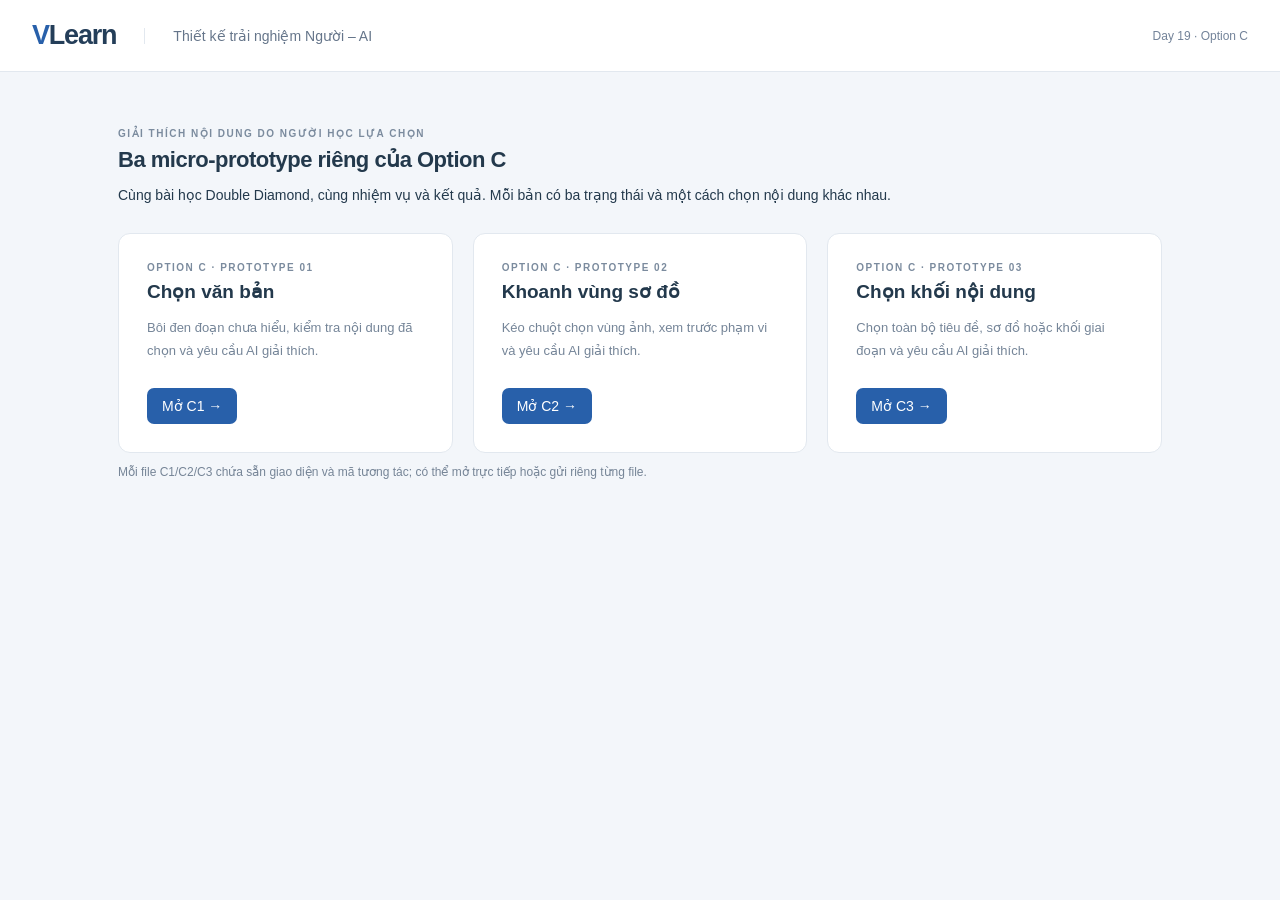
<file: prototype_b/index.html>
<!doctype html>
<html lang="vi"><head><meta charset="UTF-8"><meta name="viewport" content="width=device-width, initial-scale=1"><title>Day 19 · Ba micro-prototype Option C</title><link rel="stylesheet" href="styles.css"></head>
<body><header class="topbar"><span class="brand">V<span>Learn</span></span><span class="course">Thiết kế trải nghiệm Người – AI</span><span class="prototype-label">Day 19 · Option C</span></header>
<main class="directory"><div class="eyebrow">GIẢI THÍCH NỘI DUNG DO NGƯỜI HỌC LỰA CHỌN</div><h1>Ba micro-prototype riêng của Option C</h1><p>Cùng bài học Double Diamond, cùng nhiệm vụ và kết quả. Mỗi bản có ba trạng thái và một cách chọn nội dung khác nhau.</p>
<section class="prototype-list" aria-label="Danh sách prototype">
<a class="prototype-card" href="prototype-c1-text.html"><div class="eyebrow">OPTION C · PROTOTYPE 01</div><h2>Chọn văn bản</h2><p>Bôi đen đoạn chưa hiểu, kiểm tra nội dung đã chọn và yêu cầu AI giải thích.</p><span class="open">Mở C1 →</span></a>
<a class="prototype-card" href="prototype-c2-region.html"><div class="eyebrow">OPTION C · PROTOTYPE 02</div><h2>Khoanh vùng sơ đồ</h2><p>Kéo chuột chọn vùng ảnh, xem trước phạm vi và yêu cầu AI giải thích.</p><span class="open">Mở C2 →</span></a>
<a class="prototype-card" href="prototype-c3-block.html"><div class="eyebrow">OPTION C · PROTOTYPE 03</div><h2>Chọn khối nội dung</h2><p>Chọn toàn bộ tiêu đề, sơ đồ hoặc khối giai đoạn và yêu cầu AI giải thích.</p><span class="open">Mở C3 →</span></a>
</section><p class="muted">Mỗi file C1/C2/C3 chứa sẵn giao diện và mã tương tác; có thể mở trực tiếp hoặc gửi riêng từng file.</p></main></body></html>
</file>
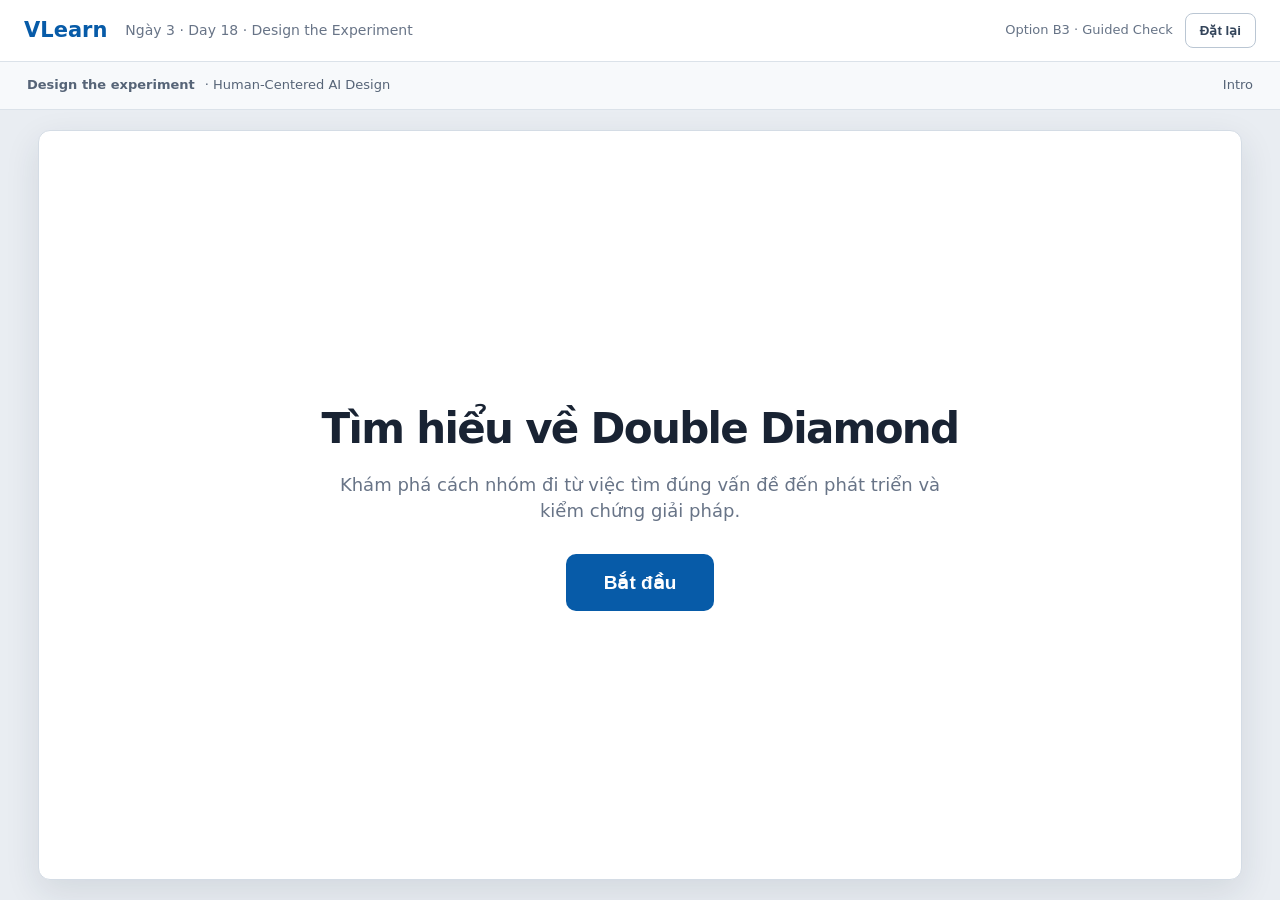
<file: prototype_c.html>
<!doctype html><html lang="vi"><head><meta charset="utf-8"><meta name="viewport" content="width=device-width,initial-scale=1"><title>VLearn · Guided Check</title><style>
:root{--b:#075ba8;--ink:#192333;--muted:#687487;--line:#dbe2e9;--g:#28745e;--o:#c65336}*{box-sizing:border-box}body{margin:0;background:#e9edf2;color:var(--ink);font:16px/1.45 Inter,system-ui,sans-serif}.top{height:62px;background:#fff;border-bottom:1px solid var(--line);display:flex;align-items:center;padding:0 24px;gap:18px}.brand{font-weight:800;color:var(--b);font-size:21px}.crumb{font-size:14px;color:var(--muted)}.right{margin-left:auto;display:flex;gap:12px;align-items:center}.reset,.btn{border-radius:8px;padding:9px 14px;font-weight:750;cursor:pointer}.reset,.btn.secondary{background:#fff;border:1px solid #bac6d3;color:#33445a}.app{height:calc(100vh - 62px);min-height:680px;display:flex;flex-direction:column}.coursebar{height:48px;background:#f7f9fb;border-bottom:1px solid var(--line);display:flex;align-items:center;padding:0 27px;color:#566477;font-size:13px}.progress{margin-left:auto}.workspace{width:min(1240px,94vw);margin:20px auto;flex:1;display:flex;min-height:0}.shell{background:#fff;border:1px solid #d4dce5;border-radius:12px;box-shadow:0 12px 35px #182a431c;flex:1;display:flex;flex-direction:column;overflow:hidden;position:relative}.intro{flex:1;display:flex;flex-direction:column;align-items:center;justify-content:center;text-align:center;padding:30px}.intro h1{font-size:42px;letter-spacing:-.04em;margin:0 0 12px}.intro p{font-size:18px;color:var(--muted);max-width:620px;margin:0 0 30px}.start{font-size:19px;padding:17px 38px;border-radius:10px}.slide{padding:42px 58px 30px;flex:1;overflow:auto}.slide h1{font-size:33px;line-height:1.15;margin:0 0 42px;letter-spacing:-.03em}.problem{color:var(--o)}.solution{color:var(--g)}.sub{font-size:21px;color:#6f7885;margin:-29px 0 34px}.diamond{width:100%;max-width:990px;height:260px;display:block;margin:auto}.row{display:grid;grid-template-columns:repeat(4,1fr);gap:25px;margin:12px 12px 0}.phase{font-size:14px}.phase b{display:block;letter-spacing:.07em;color:#5e6875;font-size:13px}.phase ul{padding-left:17px;margin:7px 0;color:#707b88}.note{margin:28px auto 0;max-width:950px;border:1px solid #e9d49f;background:#fff9ea;padding:13px 15px;border-radius:8px;color:#6f5724;font-size:14px}.bottom{height:66px;background:#fbfcfd;border-top:1px solid var(--line);display:flex;align-items:center;padding:0 22px;gap:10px}.hint{font-size:13px;color:var(--muted)}.primary{border:0;background:var(--b);color:#fff}.next{margin-left:auto}.timer{color:#335b80;font-size:13px}.pulse{width:8px;height:8px;border-radius:50%;background:var(--b);box-shadow:0 0 0 4px #075ba81f}.overlay{position:absolute;inset:0;background:#101d2d5c;display:flex;align-items:center;justify-content:center;padding:25px;z-index:5}.dialog{width:min(540px,92%);background:#fff;border-radius:13px;box-shadow:0 25px 70px #0f203755;border:1px solid #bcd0e2;overflow:hidden}.aihead{padding:15px 18px;border-bottom:1px solid var(--line);font-weight:800}.spark{color:var(--b);font-size:20px}.aibody{padding:18px}.aibody h2{font-size:20px;margin:0 0 7px}.aibody p{color:#536175;margin:0 0 14px}.signal{padding:10px 11px;border:1px solid #bfd9f1;background:#eaf4ff;border-radius:8px;color:#3e6384;font-size:13px;margin-bottom:14px}.choices{display:grid;gap:9px}.choice{background:#fff;border:1px solid #c5d0dc;border-radius:8px;padding:11px 13px;text-align:left;cursor:pointer;color:#263b52;font-weight:650}.choice:hover{background:#eaf4ff;border-color:var(--b)}.micro{font-size:12px!important;color:#7b8794!important;margin-top:14px!important}.result{padding:30px 38px;flex:1;overflow:auto}.result h2{margin:0 0 3px;font-size:25px}.resultsub{color:var(--muted);font-size:13px;margin-bottom:18px}.block{border-left:3px solid #b8d1e9;padding-left:13px;margin:16px 0}.block h3{font-size:15px;color:#254765;margin:0 0 5px}.block p,.block li{font-size:14px;color:#46566a}.block ul{padding-left:18px}.take{padding:14px;background:#e8f6f1;border:1px solid #b7dfd2;border-radius:8px;color:#265e50;font-size:14px}.limit{padding:10px;background:#f5f7fa;border-radius:8px;color:#6c7888;font-size:12px;margin-top:15px}@media(max-width:800px){.intro h1{font-size:31px}.slide{padding:26px 22px}.slide h1{font-size:25px}.row{gap:9px}.phase{font-size:12px}.crumb{display:none}}
</style></head><body><header class="top"><div class="brand">VLearn</div><div class="crumb">Ngày 3 · Day 18 · Design the Experiment</div><div class="right"><span style="font-size:13px;color:#667386">Option B3 · Guided Check</span><button class="reset" id="reset">Đặt lại</button></div></header><main class="app"><div class="coursebar"><b>Design the experiment</b><span style="margin-left:10px">· Human-Centered AI Design</span><span class="progress" id="progress">Slide 5 / 23</span></div><div class="workspace"><section class="shell" id="shell"></section></div></main><script>
let slide=0,ai=false,paused=false,deadline=Date.now()+8000;
function diagram(){return `<svg class="diamond" viewBox="0 0 930 250"><text x="165" y="17" text-anchor="middle" font-size="12" fill="#8b8278">Divergence</text><text x="330" y="17" text-anchor="middle" font-size="12" fill="#8b8278">Convergence</text><text x="585" y="17" text-anchor="middle" font-size="12" fill="#28745e">Divergence</text><text x="770" y="17" text-anchor="middle" font-size="12" fill="#28745e">Convergence</text><polygon points="35,125 235,38 435,125 235,212" fill="#faf8f4" stroke="#e1dbd3" stroke-width="2"/><polygon points="435,125 635,38 835,125 635,212" fill="#e8f6f1" stroke="#28745e" stroke-width="2"/><circle cx="435" cy="125" r="8" fill="#c65336"/><text x="435" y="152" text-anchor="middle" font-size="11" fill="#c65336">Chosen opportunity</text><text x="235" y="120" text-anchor="middle" font-size="14" fill="#777">Finding the</text><text x="235" y="140" text-anchor="middle" font-size="19" fill="#777" font-weight="800">PROBLEM</text><text x="635" y="120" text-anchor="middle" font-size="14" fill="#28745e">Finding the</text><text x="635" y="140" text-anchor="middle" font-size="19" fill="#28745e" font-weight="800">SOLUTION</text></svg>`}
function original(n){if(n===0)return `<div class="slide"><h1>Evidence về <span class="problem">problem</span> không phải evidence về <span class="solution">solution</span></h1>${diagram()}<div class="row"><div class="phase"><b>DISCOVER</b><ul><li>Problem interview</li><li>Past story</li><li>Behavior & workaround</li></ul></div><div class="phase"><b>DEFINE</b><ul><li>Synthesis note</li><li>Pain pattern</li><li>Chọn opportunity</li></ul></div><div class="phase"><b>DEVELOP</b><ul><li>Diverge cơ chế</li><li>Standard / ++ / Wild</li><li>Micro-prototype</li></ul></div><div class="phase"><b>DELIVER</b><ul><li>Prototype interview</li><li>Quan sát behavior</li><li>Next iteration</li></ul></div></div><div class="note"><b>Điểm cần hiểu:</b> evidence về problem chứng minh người dùng đang gặp khó khăn; evidence về solution phải chứng minh một cách giải cụ thể thực sự hữu ích.</div></div>`;if(n===1)return `<div class="slide"><h1>Ta đã hiểu <span class="problem">pain</span>. Bây giờ đến lượt <span class="solution">solution</span></h1><div style="height:300px"></div><div style="display:flex;justify-content:space-between;align-items:center;max-width:920px;margin:auto"><div><small style="color:#7b8088">DAY 17</small><h2>Problem evidence</h2><p style="color:#606b79">Tìm evidence về người dùng, tình huống và pain.</p><span class="choice" style="display:inline-block;padding:7px 13px">story</span> <span class="choice" style="display:inline-block;padding:7px 13px">behavior</span> <span class="choice" style="display:inline-block;padding:7px 13px">workaround</span></div><div style="font-size:38px;color:#4f5966">→</div><div><small style="color:#28745e">DAY 18</small><h2 style="color:#28745e">Solution evidence?</h2><p style="color:#606b79">Khám phá các cách giải và tìm evidence cho bước tiếp theo.</p><span class="choice" style="display:inline-block;padding:7px 13px">options</span> <span class="choice" style="display:inline-block;padding:7px 13px">experiment</span></div></div></div>`;return `<div class="slide"><h1>Cùng một <span class="problem">pain</span> có thể dẫn tới nhiều cách giải</h1><div class="sub">Cách nào phù hợp hơn — và trong điều kiện nào?</div><div style="border:1px solid #d8dce1;padding:16px;margin:0 0 32px"><b style="color:#8a8d91;letter-spacing:.08em;margin-right:18px">TÌNH HUỐNG</b>Người học vừa trả lời sai lần thứ hai và không biết tiếp tục thế nào.</div><div style="display:grid;grid-template-columns:repeat(3,1fr);gap:25px;max-width:920px;margin:auto"><div><h2>A <small>User-led</small></h2><div class="choice" style="height:90px;margin-top:10px">Help</div><p><b>TRIGGER</b><br>Người học tự mở Help</p><p><b>USER QUYẾT ĐỊNH</b><br>Chọn loại trợ giúp</p></div><div><h2>B <small>Collaborative</small></h2><div class="choice" style="height:90px;margin-top:10px;background:#eaf4ff">“Bạn đang lẫn hai công thức?”<br><button class="btn secondary" style="padding:5px 16px;margin-top:7px">Đúng</button> <button class="btn secondary" style="padding:5px 16px">Không</button></div><p><b>TRIGGER</b><br>AI hỏi khi thấy dấu hiệu</p><p><b>USER QUYẾT ĐỊNH</b><br>Xác nhận hoặc sửa chẩn đoán</p></div><div><h2>C <small>Proactive</small></h2><div class="choice" style="height:90px;margin-top:10px;background:#fff2df">Sai 2 lần → ôn lại phần này?</div><p><b>TRIGGER</b><br>AI tự phát hiện, tự mở</p><p><b>ĐÁNH ĐỔI</b><br>Dễ gián đoạn, dễ bị nghi ngờ</p></div></div></div>`}
function result(){return `<div class="result"><h2>Double Diamond</h2><div class="resultsub">Giải thích dựa trên slide “Evidence về problem không phải evidence về solution”.</div><div class="block"><h3>Giải thích ngắn</h3><p>Double Diamond giúp nhóm đi từ hiểu đúng vấn đề đến phát triển và kiểm chứng giải pháp. Viên kim cương thứ nhất gồm <b>Discover</b> và <b>Define</b> để tìm đúng vấn đề; viên thứ hai gồm <b>Develop</b> và <b>Deliver</b> để tìm đúng giải pháp.</p><ul><li><b>Divergence:</b> mở rộng để thu thập nhiều thông tin hoặc tạo nhiều phương án.</li><li><b>Convergence:</b> thu hẹp bằng evidence và lựa chọn hướng phù hợp.</li></ul></div><div class="block"><h3>Ví dụ</h3><p>Quan sát học viên chuyển tab khi chưa hiểu bài là <b>problem evidence</b>. Tạo prototype, cho học viên thử và quan sát cách giải có giúp họ tiếp tục hay không mới tạo ra <b>solution evidence</b>.</p></div><div class="take"><b>Ý chính cần nhớ:</b> Có evidence về problem chưa có nghĩa là solution đã được chứng minh. Nhóm phải thử nghiệm giải pháp để thu evidence riêng.</div><div class="limit">AI dựa trên nội dung các slide mẫu; câu trả lời có thể thiếu ngữ cảnh và không thay thế tài liệu hoặc giảng viên.</div></div>`}
function contextual(key){const copy={two:['Vì sao có hai “viên kim cương”?','Viên kim cương thứ nhất giúp nhóm tìm đúng vấn đề: Discover mở rộng việc tìm hiểu, còn Define thu hẹp để chọn problem và opportunity. Viên kim cương thứ hai giúp nhóm tìm đúng giải pháp: Develop mở rộng các cơ chế, còn Deliver thu hẹp bằng prototype và evidence.'],four:['Bốn giai đoạn liên kết thế nào?','Discover thu thập evidence về người dùng và vấn đề. Define tổng hợp evidence để chọn problem. Develop tạo nhiều solution hypotheses. Deliver kiểm thử prototype, quan sát hành vi và chọn hướng tiếp theo.'],thinking:['Divergence và Convergence khác nhau ra sao?','Divergence là mở rộng: nhóm khám phá nhiều vấn đề, góc nhìn hoặc phương án. Convergence là thu hẹp: nhóm phân tích evidence, so sánh và lựa chọn hướng phù hợp nhất.']}[key]||['Giải thích Double Diamond','Double Diamond giúp nhóm tìm đúng vấn đề trước, sau đó phát triển và kiểm chứng giải pháp.'];return `<div class="context-answer"><h3>${copy[0]}</h3><p>${copy[1]}</p><div class="decision"><b>Bạn đã hiểu phần này chưa?</b><div><button class="btn primary" data-decision="understood">Đã hiểu</button><button class="btn secondary" data-decision="not-understood">Chưa hiểu</button></div></div></div>`}
function response(key){return `${result()}<div style="padding:0 38px 24px">${contextual(key)}</div>`}
function popup(){return `<div class="overlay"><div class="dialog"><div class="aihead"><span class="spark">✦</span> VLearn AI · Guided Check</div><div class="aibody"><div class="signal"><b>Vì sao AI hỏi?</b> Bạn đã ở lại slide Double Diamond hơn 15 giây. Đây là tín hiệu gợi ý, không phải kết luận rằng bạn chưa hiểu.</div><h2>Bạn đã hiểu slide này chưa?</h2><p>Chọn phần gần nhất với điều bạn đang cần làm rõ.</p><div class="choices"><button class="choice" data-answer="understood">Tôi đã hiểu, tiếp tục</button><button class="choice" data-answer="two">Chưa hiểu vì sao có hai viên kim cương</button><button class="choice" data-answer="four">Chưa hiểu bốn giai đoạn liên kết thế nào</button><button class="choice" data-answer="thinking">Chưa hiểu Divergence và Convergence</button></div><p class="micro">Bạn có thể đóng thông báo để đọc tiếp; AI chỉ hoạt động trên slide Double Diamond này.</p></div></div></div>`}
function render(){const shell=document.querySelector('#shell');document.querySelector('#progress').textContent=slide<0?'Intro':`Slide ${slide+5} / 23`;if(slide<0){shell.innerHTML=`<div class="intro"><h1>Tìm hiểu về Double Diamond</h1><p>Khám phá cách nhóm đi từ việc tìm đúng vấn đề đến phát triển và kiểm chứng giải pháp.</p><button class="btn primary start" data-start>Bắt đầu</button></div>`}else if(slide===0){shell.innerHTML=`${original(0)}<div class="bottom"><span class="hint">AI theo dõi thời gian ở lại trong hệ thống.</span><button class="btn primary next" data-next>Slide tiếp theo</button></div>${ai?popup():''}`}else{shell.innerHTML=`${original(slide)}<div class="bottom"><button class="btn secondary" data-prev>Slide trước</button><span class="hint">AI không hoạt động trên slide này.</span>${slide<2?'<button class="btn primary next" data-next>Slide tiếp theo</button>':'<button class="btn primary next" data-done>Bạn đã học xong</button>'}</div>`}bind()}
function bind(){document.querySelector('[data-start]')?.addEventListener('click',()=>{slide=0;ai=false;paused=false;deadline=Date.now()+8000;render()});document.querySelector('[data-next]')?.addEventListener('click',()=>{slide=Math.min(2,slide+1);ai=false;paused=false;render()});document.querySelector('[data-prev]')?.addEventListener('click',()=>{slide=Math.max(0,slide-1);ai=false;paused=false;render()});document.querySelector('[data-done]')?.addEventListener('click',()=>{document.querySelector('#shell').innerHTML=`<div class="intro"><h1 style="font-size:34px">Bạn đã học xong</h1><p>Bạn đã đi qua ba slide về Double Diamond và hiểu cách phân biệt problem evidence với solution evidence.</p><button class="btn secondary start" data-reset>Học lại từ đầu</button></div>`;bind()});document.querySelector('[data-reset]')?.addEventListener('click',()=>{slide=-1;ai=false;paused=false;deadline=Date.now()+8000;render()});document.querySelectorAll('[data-answer]').forEach(b=>b.addEventListener('click',()=>{if(b.dataset.answer==='understood'){ai=false;paused=false;deadline=Date.now()+8000;render()}else{ai=false;paused=true;document.querySelector('#shell').innerHTML=`${response(b.dataset.answer)}<div class="bottom"><button class="btn secondary" data-reset>Về trang bắt đầu</button><button class="btn primary next" data-next>Slide tiếp theo</button></div>`;bind()}}));document.querySelector('[data-decision="understood"]')?.addEventListener('click',()=>{slide=0;ai=false;paused=false;deadline=Date.now()+8000;render()});document.querySelector('[data-decision="not-understood"]')?.addEventListener('click',()=>{ai=true;paused=false;render()})}setInterval(()=>{if(slide===0&&!ai&&!paused){if(Date.now()>=deadline){ai=true;render()}}},250);document.querySelector('#reset').addEventListener('click',()=>{slide=-1;ai=false;paused=false;deadline=Date.now()+8000;render()});slide=-1;paused=false;render();
</script></body></html>
</file>
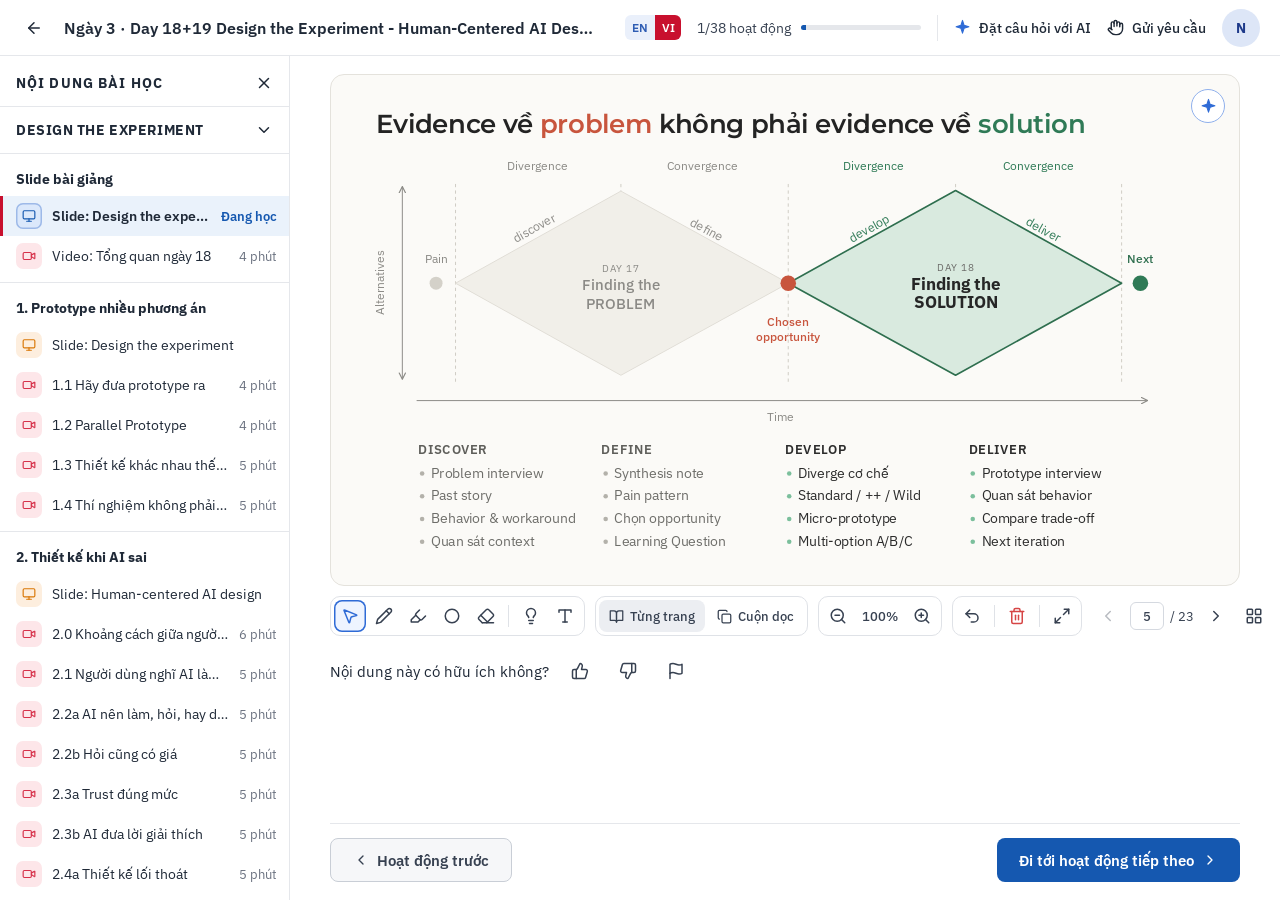
<file: prototype_a/common-context.html>
<!doctype html>
<html lang="vi">
<head>
<meta charset="utf-8">
<meta name="viewport" content="width=device-width, initial-scale=1">
<title>Common context — Slide Design the experiment</title>
<link rel="preconnect" href="https://fonts.googleapis.com">
<link rel="preconnect" href="https://fonts.gstatic.com" crossorigin>
<link href="https://fonts.googleapis.com/css2?family=IBM+Plex+Sans:wght@400;500;600;700&family=Montserrat:wght@500;600;700&display=swap" rel="stylesheet">
<link rel="stylesheet" href="common.css">
</head>
<body>
<div id="app"></div>
<script src="common.js"></script>
<script>Proto.mount(document.getElementById("app"));</script>
</body>
</html>
</file>
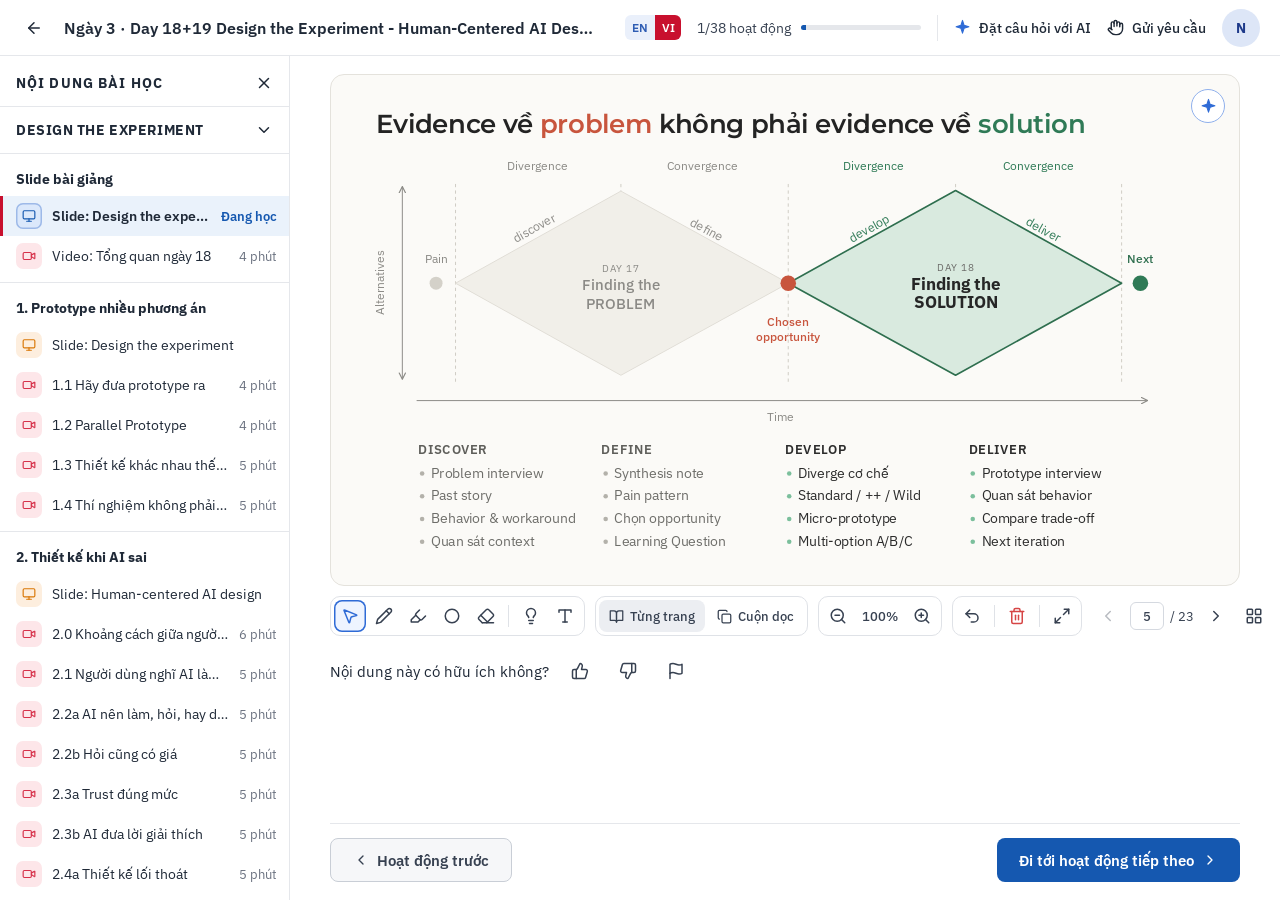
<file: prototype_a/option-a.html>
<!doctype html>
<html lang="vi">
<head>
<meta charset="utf-8">
<meta name="viewport" content="width=device-width, initial-scale=1">
<title>Prototype Option A</title>
<link rel="preconnect" href="https://fonts.googleapis.com">
<link rel="preconnect" href="https://fonts.gstatic.com" crossorigin>
<link href="https://fonts.googleapis.com/css2?family=IBM+Plex+Sans:wght@400;500;600;700&family=Montserrat:wght@500;600;700&display=swap" rel="stylesheet">
<link rel="stylesheet" href="common.css">
<style>
  /* ----- Phần riêng của Option A: bấm vào thuật ngữ để hiện pop-up nhỏ ngay bên dưới ----- */
  .slide-stage, .slide-stage svg text { user-select: none; }
  .term { cursor: pointer; }
  .col li.term:hover, .col h4.term:hover, .slide-title .term:hover { background: rgba(255, 200, 0, .3); border-radius: 4px; }
  svg text.term:hover { text-decoration: underline; text-decoration-color: rgba(200, 140, 0, .9); text-underline-offset: 4px; text-decoration-thickness: 2px; }
  .term.on { background: rgba(255, 200, 0, .38); border-radius: 4px; }
  svg text.term.on { text-decoration: underline; text-decoration-color: rgba(200, 140, 0, .9); text-underline-offset: 4px; text-decoration-thickness: 2px; background: none; }

  .term-pop {
    position: fixed; z-index: 50; width: min(340px, calc(100vw - 16px)); max-height: 240px;
    padding: 12px 34px 12px 14px; overflow-y: auto;
    background: #fff; border: 1px solid #d9dee6; border-radius: 10px;
    box-shadow: 0 10px 28px rgba(15, 23, 42, .18);
    font-size: 13.5px; line-height: 1.55; color: var(--ink);
  }
  .term-pop::before {
    content: ""; position: absolute; top: -6px; left: var(--cx, 20px); width: 10px; height: 10px; margin-left: -5px;
    background: #fff; border-left: 1px solid #d9dee6; border-top: 1px solid #d9dee6; transform: rotate(45deg);
  }
  .term-pop.above::before { top: auto; bottom: -6px; transform: rotate(225deg); }
  .tp-x { position: absolute; top: 6px; right: 6px; width: 24px; height: 24px; border-radius: 6px; display: grid; place-items: center; color: #6b7280; }
  .tp-x .i { width: 14px; height: 14px; }
  .tp-sec h3 { margin: 10px 0 3px; font-size: 13.5px; }
  .tp-sec:first-child h3 { margin-top: 0; }
  .tp-sec p { margin: 3px 0; }
  .tp-sec ul { margin: 5px 0; padding-left: 16px; }
  .tp-sec li { margin: 4px 0; }

  .fac-reset {
    position: fixed; left: 12px; bottom: 12px; z-index: 60; padding: 6px 10px; border-radius: 6px;
    background: #111827; color: #fff; font-size: 12px; opacity: .8;
  }
</style>
</head>
<body>
<div id="app"></div>
<script src="common.js"></script>
<script src="content.js"></script>
<script>
  const { stage, params } = Proto.mount(document.getElementById("app"));
  const C = window.DOUBLE_DIAMOND;

  // ---- Thuật ngữ bấm được: tiêu đề cột, các dòng trong cột, nhãn trong biểu đồ, hai từ khoá trong tiêu đề slide ----
  const NOT_TERMS = new Set(["Time", "Alternatives"]);
  const termOf = el => (el.dataset.term || el.textContent).replace(/\s+/g, " ").trim();

  // Nội dung giải thích chỉ có cho slide Double Diamond (trang 5), nên chỉ trang này có thuật ngữ bấm được.
  function bindTerms() {
    hide();
    if (stage.dataset.slide !== "5") return;
    stage.querySelectorAll(".col h4, .col li, .slide-title .p, .slide-title .s, svg text").forEach(el => {
      if (!NOT_TERMS.has(el.textContent.trim())) el.classList.add("term");
    });
  }

  // ---- Pop-up (dựng một lần, ẩn cho tới khi người học bấm vào một thuật ngữ) ----
  const pop = document.createElement("div");
  pop.className = "term-pop";
  pop.hidden = true;
  pop.setAttribute("role", "dialog");
  pop.innerHTML = `
    <button class="tp-x" aria-label="Đóng"><svg class="i" viewBox="0 0 24 24"><path d="M18 6 6 18"/><path d="m6 6 12 12"/></svg></button>
    <div class="tp-body"></div>`;
  document.body.append(pop);
  const popBody = pop.querySelector(".tp-body");

  // ---- Chọn đoạn kiến thức theo thuật ngữ đã bấm ----
  const STAGES = [
    ["discover", /discover|problem interview|past story|behavior\s*&\s*workaround|quan sát context/g],
    ["define", /define|synthesis note|pain pattern|chọn opportunity|chosen opportunity|learning question/g],
    ["develop", /develop|diverge cơ chế|standard|wild|micro-prototype|multi-option/g],
    ["deliver", /deliver|prototype interview|quan sát behavior|compare trade-off|next iteration|\bnext\b/g]
  ];

  function pickSections(text) {
    let rest = text.toLowerCase();
    const hit = new Set();
    for (const [id, re] of STAGES) {
      if (rest.search(re) !== -1) hit.add(id);
      rest = rest.replace(re, " ");
    }
    const thinking = /divergence|convergence/.test(rest);
    rest = rest.replace(/divergence|convergence/g, " ");
    const d1 = /day\s*17|finding the\s*problem|problem|pain/.test(rest);
    const d2 = /day\s*18|finding the\s*solution|solution/.test(rest);

    const ids = [];
    if (d1) ids.push("diamond1"); else for (const s of ["discover", "define"]) if (hit.has(s)) ids.push(s);
    if (d2) ids.push("diamond2"); else for (const s of ["develop", "deliver"]) if (hit.has(s)) ids.push(s);
    if (thinking) ids.push("thinking");

    // Không khớp ý nào: trình bày tổng quan.
    return ids.length ? ids : ["overview"];
  }

  function sectionHtml(id) {
    const s = C[id];
    return `<section class="tp-sec">
      ${s.title ? `<h3>${s.title}</h3>` : ""}
      ${s.lead ? `<p>${s.lead}</p>` : ""}
      ${(s.paras || []).map(p => `<p>${p}</p>`).join("")}
      ${s.items ? `<ul>${s.items.map(i => `<li><b>${i.term}</b>${i.text}</li>`).join("")}</ul>` : ""}
    </section>`;
  }

  // ---- Luồng tương tác: bấm thuật ngữ là hiện pop-up ngay dưới nó ----
  let current = null;       // thuật ngữ đang mở pop-up
  let reopenGuard = null;   // thuật ngữ vừa bị đóng bởi chính cú bấm này, để bấm lại thì đóng hẳn

  let currentParts = [];

  function hide() {
    pop.hidden = true;
    currentParts.forEach(p => p.classList.remove("on"));
    currentParts = [];
    current = null;
  }

  function show(el) {
    hide();
    current = el;
    currentParts = el.dataset.term ? [...stage.querySelectorAll(`[data-term="${el.dataset.term}"]`)] : [el];
    currentParts.forEach(p => p.classList.add("on"));
    popBody.innerHTML = pickSections(termOf(el)).map(sectionHtml).join("");
    pop.scrollTop = 0;
    pop.hidden = false;

    // Đặt pop-up ngay dưới thuật ngữ (cả cụm nếu thuật ngữ gồm nhiều dòng); hết chỗ phía dưới thì lật lên trên.
    const rects = currentParts.map(p => p.getBoundingClientRect());
    const r = {
      left: Math.min(...rects.map(x => x.left)), right: Math.max(...rects.map(x => x.right)),
      top: Math.min(...rects.map(x => x.top)), bottom: Math.max(...rects.map(x => x.bottom))
    };
    r.width = r.right - r.left;
    const w = pop.offsetWidth, h = pop.offsetHeight, gap = 10, edge = 8;
    const left = Math.min(Math.max(edge, r.left), window.innerWidth - w - edge);
    const above = r.bottom + gap + h > window.innerHeight - edge && r.top - gap - h >= edge;
    pop.classList.toggle("above", above);
    pop.style.left = left + "px";
    pop.style.top = (above ? r.top - gap - h : r.bottom + gap) + "px";
    pop.style.setProperty("--cx", Math.min(Math.max(16, r.left + r.width / 2 - left), w - 24) + "px");
  }

  document.addEventListener("mousedown", e => {
    if (pop.contains(e.target)) return;
    reopenGuard = current;
    hide();
  });
  stage.addEventListener("click", e => {
    const el = e.target.closest(".term");
    const sameTerm = el && reopenGuard && termOf(el) === termOf(reopenGuard);
    reopenGuard = null;
    if (el && !sameTerm) show(el);
  });
  pop.querySelector(".tp-x").addEventListener("click", hide);
  document.addEventListener("keydown", e => { if (e.key === "Escape") hide(); });
  window.addEventListener("resize", hide);
  window.addEventListener("scroll", e => { if (!pop.contains(e.target)) hide(); }, true);

  bindTerms();
  document.addEventListener("proto:slidechange", bindTerms);

  // Đường reset cho người điều phối: thêm ?facilitator=1 vào URL để hiện nút ở góc dưới trái.
  if (params.get("facilitator") === "1") {
    const reset = document.createElement("button");
    reset.className = "fac-reset";
    reset.textContent = "Bắt đầu lại";
    reset.addEventListener("click", hide);
    document.body.append(reset);
  }
</script>
</body>
</html>
</file>
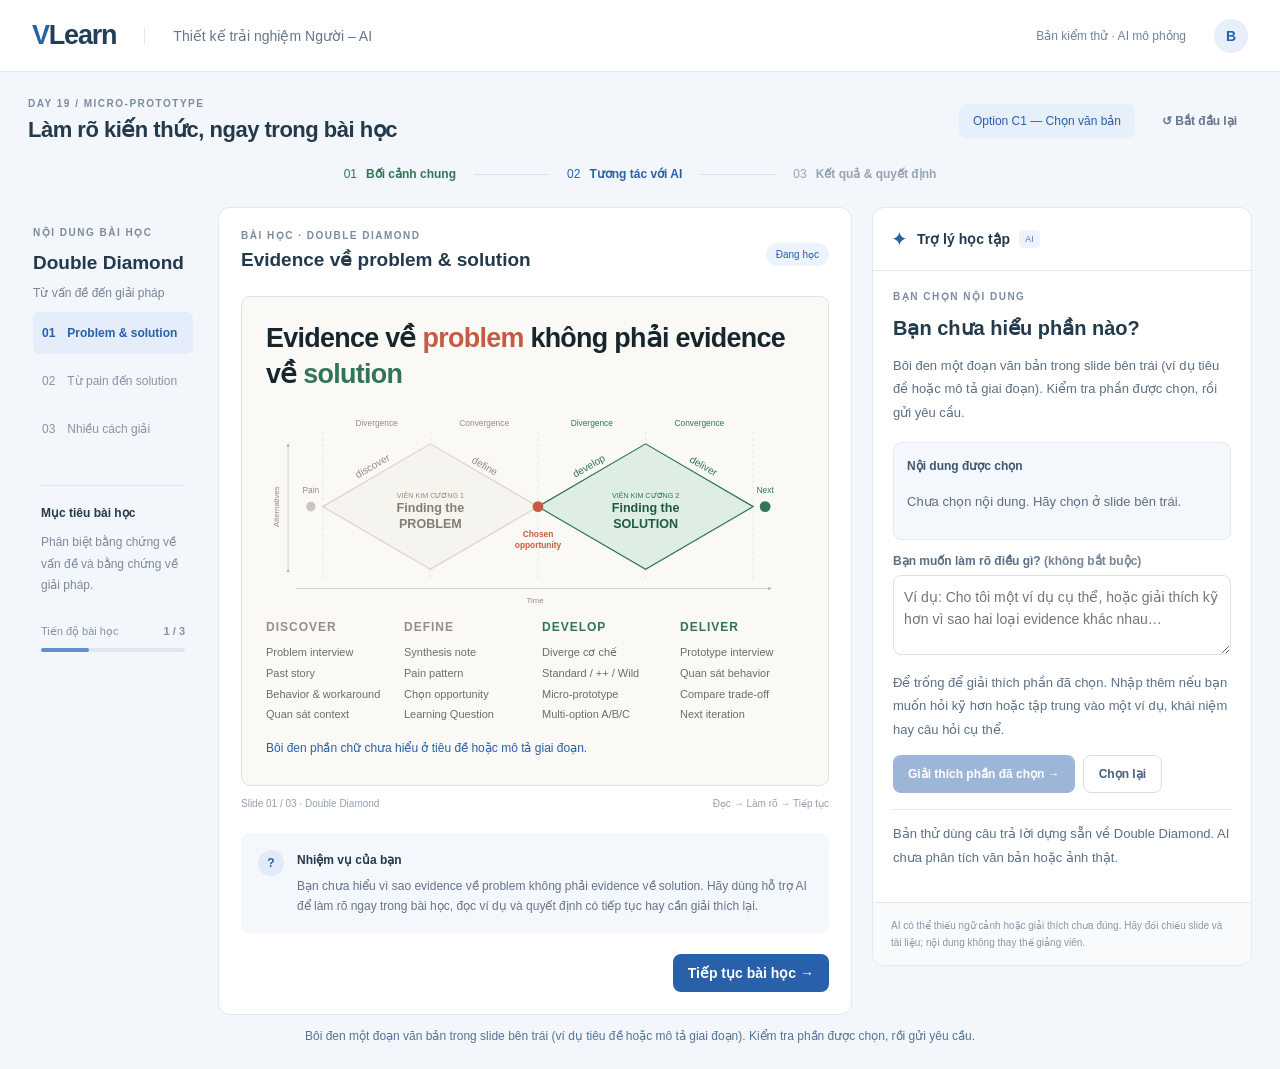
<file: prototype_b/prototype-c1-text.html>
<!doctype html>
<html lang="vi">
<head>
  <meta charset="UTF-8">
  <meta name="viewport" content="width=device-width, initial-scale=1">
  <title>VLearn · Option C1 — Chọn văn bản — Micro-prototype</title>
  <style>
:root{font-family:Segoe UI,Arial,sans-serif;color:#23394c;background:#f3f6fa;font-size:14px;--blue:#2860aa;--line:#e2e8ef;--muted:#768597}*{box-sizing:border-box}body{margin:0}button,a{-webkit-tap-highlight-color:transparent}button{font:inherit;cursor:pointer;border:0;border-radius:8px;padding:11px 15px;font-weight:600}button:focus-visible,a:focus-visible{outline:3px solid #75a9ef;outline-offset:3px}button:disabled{opacity:.45;cursor:not-allowed}[hidden]{display:none!important}.topbar{height:72px;background:white;border-bottom:1px solid var(--line);display:flex;align-items:center;padding:0 32px;gap:28px}.brand{text-decoration:none;font-size:27px;font-weight:800;color:var(--blue);letter-spacing:-1.2px}.brand span{color:#243e59}.course{border-left:1px solid var(--line);padding-left:28px;color:#65758a}.prototype-label{margin-left:auto;color:#738399;font-size:12px}.avatar{display:grid;place-items:center;width:34px;height:34px;border-radius:50%;background:#e7effb;color:var(--blue);font-weight:700}main{max-width:1600px;margin:auto;padding:26px 28px}.testbar{display:flex;justify-content:space-between;align-items:center;gap:20px;margin-bottom:24px}.eyebrow{font-size:10px;letter-spacing:1.5px;font-weight:700;color:#7b8b9e}h1{font-size:22px;margin:8px 0 0;letter-spacing:-.5px}h2{font-size:19px;margin:7px 0}h3{margin:12px 0}.test-controls{display:flex;gap:12px;align-items:center}.quiet{color:#65758a;background:transparent;font-size:12px}.steps{display:flex;justify-content:center;align-items:center;gap:18px;font-size:12px;margin:0 0 26px;color:#97a4b4}.steps span{display:flex;align-items:center;gap:9px}.steps span.current{color:var(--blue)}.steps span.finished{color:#32745a}.steps i{width:75px;height:1px;background:#d8e0e9}.workspace{display:grid;grid-template-columns:190px minmax(540px,1fr);align-items:start;gap:20px}.workspace.panel-open{grid-template-columns:170px minmax(500px,1fr) 380px}.curriculum{padding:20px 5px}.curriculum h2{margin-top:14px}.muted{color:var(--muted);font-size:12px}.lesson{display:flex;gap:12px;font-size:12px;padding:14px 9px;margin:6px 0;border-radius:7px;color:#8795a5}.lesson.active{background:#e4edf9;color:var(--blue);font-weight:600}.lesson.done{color:#5f7e77}.sidebar-note{border-top:1px solid #dce4ee;margin:35px 8px 28px;padding-top:20px;font-weight:600;font-size:12px}.sidebar-note p{line-height:1.8;color:#7c8c9d;font-weight:400}.progress-label{font-size:11px;color:#8393a5;display:flex;justify-content:space-between;padding:0 8px}.progress{height:4px;margin:10px 8px;background:#e1e7ef;border-radius:4px}.progress span{display:block;width:66%;height:100%;background:#6091cb;border-radius:4px}.learning{background:white;border:1px solid var(--line);border-radius:12px;padding:22px;min-width:0}.lesson-heading{display:flex;justify-content:space-between;align-items:center;margin-bottom:18px}.badge{font-size:10px;color:var(--blue);padding:6px 10px;background:#edf3fc;border-radius:20px}.slide{background:#faf9f5;border:1px solid #e4e2dc;border-radius:9px;padding:23px 24px 20px;transition:box-shadow .2s}.slide h3{font-size:clamp(20px,2.1vw,31px);line-height:1.35;letter-spacing:-.7px;margin:0;color:#17252d}.slide em{font-style:normal;color:#c65b42}.slide strong{color:#32745a}.slide svg{display:block;width:100%;margin:12px 0 2px;user-select:none}.stages{display:grid;grid-template-columns:repeat(4,1fr);gap:14px}.stages h4{font-size:12px;letter-spacing:1px;margin:4px 0 8px;color:#948f85}.stages div:nth-child(n+3) h4{color:#32745a}.stages p{font-size:11px;line-height:1.9;color:#667168;margin:0}.slide-footer{display:flex;justify-content:space-between;font-size:10px;color:#93a0ae;margin:12px 0 24px}.task{display:flex;gap:13px;background:#f4f7fc;border-radius:9px;padding:17px;font-size:12px;line-height:1.7}.task p{margin:5px 0 0;color:#65758a}.task-icon{background:#e2eafa;color:var(--blue);border-radius:50%;width:26px;height:26px;flex-shrink:0;display:grid;place-items:center;font-weight:700}.bottom-actions{display:flex;justify-content:flex-end;gap:9px;margin-top:20px}.primary{background:var(--blue);color:white}.primary:hover{background:#1e4d8c}.secondary{background:white;border:1px solid #d5dfea;color:#48617c}.ai-panel{background:white;border:1px solid var(--line);border-radius:12px;overflow:hidden}.panel-heading{padding:19px 18px;display:flex;align-items:center;justify-content:space-between;border-bottom:1px solid var(--line)}.panel-heading>div{display:flex;align-items:center;gap:9px}.ai-mark{color:var(--blue);font-size:20px}.ai-tag{font-size:9px;color:#5685ba;background:#edf3fc;padding:4px 6px;border-radius:4px}.icon-button{padding:0;background:transparent;color:#8291a1;font-size:24px;line-height:1;width:26px;height:26px}#panel-content{padding:20px;max-height:650px;overflow:auto;scroll-behavior:smooth}#panel-content h3{font-size:20px;line-height:1.4}#panel-content p,#panel-content li{font-size:13px;line-height:1.8;color:#5d6f82}#panel-content ul{padding-left:19px}#panel-content li{margin:7px 0}#panel-content h4{margin:20px 0 8px;font-size:14px}.panel-intro{margin:0 0 18px}.context-card{font-size:12px;background:#f4f7fb;border:1px solid #e3eaf3;border-radius:8px;padding:13px;margin:14px 0;line-height:1.7;color:#65778c}.context-card b{color:#395875}label{display:block;font-size:12px;color:#596f87;font-weight:600;margin:14px 0 7px}textarea{font:inherit;line-height:1.6;width:100%;min-height:80px;resize:vertical;border:1px solid #d9e2ee;border-radius:8px;padding:10px;color:#38536e}textarea:focus{outline:2px solid #85abe0}.panel-actions{display:flex;flex-wrap:wrap;gap:8px;margin-top:14px}.panel-actions button{font-size:12px}.ai-limit{padding:14px 18px;background:#f8fafc;color:#8b98a7;font-size:10px;line-height:1.7;border-top:1px solid var(--line)}.select-guide{font-size:12px;color:var(--blue);margin:16px 0 10px}.region-buttons{display:flex;gap:6px;flex-wrap:wrap}.region-buttons button{background:white;border:1px solid #ccdbee;color:#476d9e;font-size:10px;padding:7px}.region-buttons button.chosen{background:#2860aa;color:white}.evidence{background:#f6f8fc;border-left:3px solid #91aed4;padding:13px;font-size:13px;margin:18px 0}.source-link{font-size:11px;padding:0;color:var(--blue);background:transparent;text-align:left}.takeaway{background:#edf5f0;border:1px solid #dbeadf;padding:14px;border-radius:8px;font-size:13px;color:#32745a}.takeaway p{margin-bottom:0}.status{font-size:12px;color:#547397;min-height:24px;padding-top:14px;text-align:center}.completed{text-align:center;background:white;border:1px solid var(--line);padding:46px;border-radius:12px}.completed>span{font-size:28px;color:#32745a}.completed p{color:#718397}.completed button{margin:12px 4px}.source-highlight{box-shadow:0 0 0 3px #8bb1e4}.simulation{font-size:11px;color:#8a98a9;border-top:1px solid var(--line);padding-top:12px;margin-top:16px}@media(max-width:1100px){.workspace.panel-open{grid-template-columns:minmax(460px,1fr) 350px}.curriculum{display:none}.workspace{grid-template-columns:1fr}.testbar{align-items:flex-start;flex-direction:column}.topbar{padding:0 24px}.workspace.panel-open .slide{padding:18px}}
.variant-label{background:#e7effb;color:var(--blue);padding:10px 14px;border-radius:8px;font-size:12px;white-space:nowrap}.block-container{border-radius:6px}.block-selected{outline:2px solid #568ed0;outline-offset:4px}.block-picker{font-size:10px;padding:5px 8px;background:#e9f0fa;color:var(--blue);margin:8px 0}.block-picker.chosen{background:var(--blue);color:white}.selecting-region{cursor:crosshair;touch-action:none}.selecting-text h3,.selecting-text .stages{cursor:text}.selecting-text ::selection{background:#bcd7f7;color:#163d6b}#region-rect{pointer-events:none;fill:#2860aa22;stroke:#2860aa;stroke-width:2;stroke-dasharray:6 3;vector-effect:non-scaling-stroke}.region-preview{width:100%;height:150px;background:#faf9f5;border:1px solid #ccdbee;border-radius:5px;margin-top:10px}#selected-text{white-space:pre-line}body:not([data-variant="region"]) .region-buttons{display:none}body:not([data-variant="text"]) .text-guide,body:not([data-variant="region"]) .region-guide,body:not([data-variant="block"]) .block-guide{display:none}.prototype-list{display:grid;grid-template-columns:repeat(3,1fr);gap:20px;margin-top:30px}.prototype-card{display:block;text-decoration:none;color:#23394c;background:white;border:1px solid var(--line);border-radius:12px;padding:28px}.prototype-card:hover{border-color:#719acf}.prototype-card p{color:#758598;line-height:1.8;font-size:13px}.prototype-card .open{display:inline-block;background:var(--blue);color:white;padding:10px 15px;border-radius:7px;margin-top:12px}.directory{max-width:1100px;margin:30px auto}
/* Hai slide tiếp theo, dựng lại từ tài liệu bài học. */
.followup-slide{min-height:470px;aspect-ratio:16/9;padding:30px 32px;color:#202a25}
.followup-slide h3{font-size:clamp(23px,2.7vw,36px)}
.evidence-transition{display:grid;grid-template-columns:1fr 80px 1fr;align-items:center;gap:28px;margin:140px 10px 75px}
.slide-day{font-size:12px;letter-spacing:1px;color:#8a9087;margin-bottom:14px}
.evidence-transition h4{font-size:22px;margin:0 0 14px;color:#202a25}
.evidence-transition p{font-size:16px;line-height:1.6;color:#83867c;margin:0 0 15px}
.solution-column h4{color:#32745a}.slide-tags{display:flex;gap:7px;flex-wrap:wrap}.slide-tags span{border:1px solid #cfd2c9;padding:6px 10px;font-size:13px;color:#73796e}.solution-column .slide-tags span{background:#e8f2ec;color:#32745a;border-color:#b7cabe}
.transition-arrow{font-size:60px;font-weight:300;text-align:center;color:#313931;line-height:1}
.slide-subtitle{font-size:17px;color:#83867c;margin:10px 0 18px}.scenario{padding:13px 16px;border:1px solid #d0d3ca;background:white;font-size:15px;line-height:1.6}.scenario>span{font-size:12px;color:#8e9389;letter-spacing:.8px;margin-right:10px}
.solution-comparison{width:100%;table-layout:fixed;border-collapse:separate;border-spacing:14px 0;margin-top:50px;margin-left:-14px;width:calc(100% + 28px);font-size:13px;line-height:1.5}.solution-comparison th,.solution-comparison td{text-align:left;font-weight:400;vertical-align:top;padding:10px 0;border-bottom:1px solid #d4d8cf}.solution-comparison thead th{border-bottom:1px solid #555e53;font-size:16px;font-weight:600;padding-top:0;padding-bottom:15px}.solution-comparison th:first-child{width:16%}.solution-comparison tbody th{font-size:10px;letter-spacing:.5px;color:#8a9087}.solution-comparison tbody tr:last-child td{color:#7d8579}.mechanism-letter{font-family:Georgia,serif;font-size:22px;font-weight:400;color:#8b9387;margin-right:6px}.mini-window{border:1px solid #d0d5ca;margin-top:8px;background:#fff;min-height:96px}.window-bar{border-bottom:1px solid #d0d5ca;font-size:8px;color:#8a9676;padding:2px 7px;letter-spacing:1px;height:16px}.mini-body{padding:7px;min-height:77px;font-size:12px;font-weight:400}.mock-lines{height:10px;border-top:3px solid #e1e3da;border-bottom:3px solid #e1e3da;margin-bottom:18px}.mock-help{display:block;width:48px;margin-left:auto;text-align:center;border:1px solid #59604f;padding:3px}.mock-prompt{padding:6px 4px;border:1px solid #9aafbe;white-space:normal;font-size:11px}.mock-prompt.collaborative{background:#eaf1f8}.mock-prompt.proactive{background:#faf0d5;border-color:#c7af67}.mock-actions{display:flex;gap:5px;margin-top:5px}.mock-actions span{flex:1;border:1px solid #d0d5ca;text-align:center;color:#8b9387;padding:3px;font-size:11px}.sr-only{position:absolute;width:1px;height:1px;padding:0;margin:-1px;overflow:hidden;clip:rect(0,0,0,0);white-space:nowrap;border:0}
@media(max-width:1100px){.followup-slide{padding:24px;min-height:430px}.evidence-transition{margin-top:110px;gap:18px}.solution-comparison{margin-top:35px;font-size:12px}.solution-comparison thead th{font-size:14px}}

</style>
</head>
<body data-variant="text">
  <header class="topbar"><a class="brand" href="index.html">V<span>Learn</span></a><span class="course">Thiết kế trải nghiệm Người – AI</span><span class="prototype-label">Bản kiểm thử · AI mô phỏng</span><div class="avatar">B</div></header>
  <main>
    <section class="testbar" aria-label="Micro-prototype Option C">
      <div><div class="eyebrow">DAY 19 / MICRO-PROTOTYPE</div><h1>Làm rõ kiến thức, ngay trong bài học</h1></div>
      <div class="test-controls"><span class="variant-label">Option C1 — Chọn văn bản</span><button id="reset" class="quiet">↺ Bắt đầu lại</button></div>
    </section>
    <div class="steps" aria-label="Tiến trình"><span data-step="1">01 <b>Bối cảnh chung</b></span><i></i><span data-step="2">02 <b>Tương tác với AI</b></span><i></i><span data-step="3">03 <b>Kết quả & quyết định</b></span></div>
    <div class="workspace panel-open">
      <aside class="curriculum"><div class="eyebrow">NỘI DUNG BÀI HỌC</div><h2>Double Diamond</h2><p class="muted">Từ vấn đề đến giải pháp</p><div class="lesson active" data-lesson="0">01 <span>Problem & solution</span></div><div class="lesson" data-lesson="1">02 <span>Từ pain đến solution</span></div><div class="lesson" data-lesson="2">03 <span>Nhiều cách giải</span></div><div class="sidebar-note">Mục tiêu bài học<p>Phân biệt bằng chứng về vấn đề và bằng chứng về giải pháp.</p></div><div class="progress-label">Tiến độ bài học <b id="lesson-progress">1 / 3</b></div><div class="progress"><span id="lesson-progress-bar" style="width:33.33%"></span></div></aside>
      <section class="learning">
        <div id="lesson-content">
        <div class="lesson-heading"><div><div class="eyebrow">BÀI HỌC · DOUBLE DIAMOND</div><h2 id="lesson-heading-title">Evidence về problem & solution</h2></div><span class="badge">Đang học</span></div>
        <div id="slide" class="slide">
          <div id="title-block" class="block-container"><h3 id="slide-title">Evidence về <em>problem</em> không phải evidence về <strong>solution</strong></h3><button data-block="title-block" class="block-picker" hidden>Chọn khối này · Tiêu đề</button></div>
          <div id="diagram-block" class="block-container"><svg id="diagram" viewBox="0 0 900 350" role="img" aria-labelledby="diagram-title diagram-desc">
            <title id="diagram-title">Sơ đồ Double Diamond</title><desc id="diagram-desc">Discover mở rộng và Define thu hẹp để tìm đúng vấn đề; tại Chosen opportunity chuyển sang Develop mở rộng và Deliver thu hẹp để tìm đúng giải pháp.</desc>
            <defs><marker id="arrow" markerWidth="7" markerHeight="7" refX="5" refY="3" orient="auto"><path d="M0,0 L6,3 L0,6" fill="#b5b5ab"/></marker></defs>
            <g stroke="#dedbd3" stroke-dasharray="5 5"><path d="M95 45V290M275 45V290M455 45V290M635 45V290M815 45V290"/></g>
            <path d="M95 170 275 65 455 170 275 275Z" fill="#f6f4ef" stroke="#d8d5cd" stroke-width="2"/><path d="M455 170 635 65 815 170 635 275Z" fill="#deeee4" stroke="#32745a" stroke-width="2"/>
            <g font-size="14" text-anchor="middle" fill="#918d82"><text x="185" y="35">Divergence</text><text x="365" y="35">Convergence</text></g><g font-size="14" text-anchor="middle" fill="#32745a"><text x="545" y="35">Divergence</text><text x="725" y="35">Convergence</text></g>
            <g font-size="17" text-anchor="middle"><text x="181" y="107" fill="#918d82" transform="rotate(-30 181 107)">discover</text><text x="363" y="107" fill="#918d82" transform="rotate(30 363 107)">define</text><text x="543" y="107" fill="#32745a" transform="rotate(-30 543 107)">develop</text><text x="729" y="107" fill="#32745a" transform="rotate(30 729 107)">deliver</text></g>
            <g text-anchor="middle"><text x="275" y="155" font-size="12" fill="#918d82">VIÊN KIM CƯƠNG 1</text><text x="275" y="179" font-size="21" fill="#827e74" font-weight="600">Finding the</text><text x="275" y="205" font-size="21" fill="#827e74" font-weight="600">PROBLEM</text><text x="635" y="155" font-size="12" fill="#32745a">VIÊN KIM CƯƠNG 2</text><text x="635" y="179" font-size="21" fill="#205944" font-weight="600">Finding the</text><text x="635" y="205" font-size="21" fill="#205944" font-weight="600">SOLUTION</text></g>
            <circle cx="75" cy="170" r="8" fill="#ccc7bc"/><text x="75" y="147" font-size="14" text-anchor="middle" fill="#918d82">Pain</text><circle cx="455" cy="170" r="9" fill="#c85b40"/><text x="455" y="220" font-size="14" text-anchor="middle" fill="#c85b40" font-weight="600">Chosen</text><text x="455" y="239" font-size="14" text-anchor="middle" fill="#c85b40" font-weight="600">opportunity</text><circle cx="835" cy="170" r="9" fill="#32745a"/><text x="835" y="147" font-size="14" text-anchor="middle" fill="#32745a">Next</text>
            <path d="M50 307H845" stroke="#b5b5ab" marker-end="url(#arrow)"/><text x="450" y="331" text-anchor="middle" font-size="13" fill="#918d82">Time</text><path d="M37 275V65" stroke="#b5b5ab" marker-start="url(#arrow)" marker-end="url(#arrow)"/><text x="22" y="170" transform="rotate(-90 22 170)" text-anchor="middle" font-size="13" fill="#918d82">Alternatives</text>
            <rect id="region-rect" style="display:none"/>
          </svg><button data-block="diagram-block" class="block-picker" hidden>Chọn khối này · Sơ đồ</button></div>
          <div class="stages"><div id="discover-block" class="block-container"><h4>DISCOVER</h4><p>Problem interview<br>Past story<br>Behavior & workaround<br>Quan sát context</p><button data-block="discover-block" class="block-picker" hidden>Chọn khối này</button></div><div id="define-block" class="block-container"><h4>DEFINE</h4><p>Synthesis note<br>Pain pattern<br>Chọn opportunity<br>Learning Question</p><button data-block="define-block" class="block-picker" hidden>Chọn khối này</button></div><div id="develop-block" class="block-container"><h4>DEVELOP</h4><p>Diverge cơ chế<br>Standard / ++ / Wild<br>Micro-prototype<br>Multi-option A/B/C</p><button data-block="develop-block" class="block-picker" hidden>Chọn khối này</button></div><div id="deliver-block" class="block-container"><h4>DELIVER</h4><p>Prototype interview<br>Quan sát behavior<br>Compare trade-off<br>Next iteration</p><button data-block="deliver-block" class="block-picker" hidden>Chọn khối này</button></div></div>
          <div id="selection-tools" hidden>
            <p class="select-guide text-guide">Bôi đen phần chữ chưa hiểu ở tiêu đề hoặc mô tả giai đoạn.</p>
            <p class="select-guide region-guide">Kéo chuột trên sơ đồ để khoanh vùng. Hoặc chọn một vùng nhanh:</p>
            <p class="select-guide block-guide">Bấm “Chọn khối này” tại khối nội dung bạn muốn làm rõ.</p>
            <div class="region-buttons"><button data-region="all">Toàn bộ sơ đồ</button><button data-region="problem">Discover → Define</button><button data-region="opportunity">Chosen opportunity</button><button data-region="solution">Develop → Deliver</button></div>
          </div>
        </div>
        <section id="lesson-slide-2" class="slide followup-slide" hidden aria-labelledby="pain-solution-title">
          <h3 id="pain-solution-title">Ta đã hiểu <em>pain</em>. Bây giờ đến lượt <strong>solution</strong></h3>
          <div class="evidence-transition">
            <div><div class="slide-day">DAY 17</div><h4>Problem evidence</h4><p>Tìm evidence về người dùng, tình huống và pain.</p><div class="slide-tags"><span>story</span><span>behavior</span><span>workaround</span></div></div>
            <div class="transition-arrow" aria-label="Chuyển từ problem evidence sang solution evidence">⟶</div>
            <div class="solution-column"><div class="slide-day">DAY 18</div><h4>Solution evidence?</h4><p>Khám phá các cách giải và tìm evidence cho bước tiếp theo.</p><div class="slide-tags"><span>options</span><span>experiment</span></div></div>
          </div>
        </section>
        <section id="lesson-slide-3" class="slide followup-slide" hidden aria-labelledby="many-solutions-title">
          <h3 id="many-solutions-title">Cùng một <em>pain</em> có thể dẫn tới nhiều cách giải</h3>
          <p class="slide-subtitle">Cách nào phù hợp hơn — và trong điều kiện nào?</p>
          <div class="scenario"><span>TÌNH HUỐNG</span> Người học vừa trả lời sai lần thứ hai và không biết tiếp tục thế nào.</div>
          <table class="solution-comparison">
            <caption class="sr-only">So sánh ba cơ chế hỗ trợ trong tình huống người học trả lời sai hai lần</caption>
            <thead><tr><th scope="col"></th><th scope="col"><span class="mechanism-letter">A</span> User-led<div class="mini-window" aria-hidden="true"><div class="window-bar">● ● ●</div><div class="mini-body"><div class="mock-lines"></div><span class="mock-help">Help</span></div></div></th><th scope="col"><span class="mechanism-letter">B</span> Collaborative<div class="mini-window" aria-hidden="true"><div class="window-bar">● ● ●</div><div class="mini-body"><div class="mock-prompt collaborative">“Bạn đang lẫn hai công thức?”</div><div class="mock-actions"><span>Đúng</span><span>Không</span></div></div></div></th><th scope="col"><span class="mechanism-letter">C</span> Proactive<div class="mini-window" aria-hidden="true"><div class="window-bar">● ● ●</div><div class="mini-body"><div class="mock-prompt proactive">Sai 2 lần → ôn lại phần này?</div><div class="mock-actions"><span>Xem</span><span>Bỏ qua</span></div></div></div></th></tr></thead>
            <tbody><tr><th scope="row">TRIGGER</th><td>Learner tự mở Help</td><td>AI hỏi khi thấy dấu hiệu</td><td>AI tự phát hiện, tự mở</td></tr><tr><th scope="row">USER QUYẾT GÌ</th><td>Chọn loại trợ giúp</td><td>Xác nhận hoặc sửa chẩn đoán</td><td>Duyệt, bỏ qua hoặc sửa</td></tr><tr><th scope="row">ĐÁNH ĐỔI</th><td>Phải tự biết mình cần gì</td><td>Thêm một bước hỏi–đáp</td><td>Dễ gián đoạn, dễ bị nghi</td></tr></tbody>
          </table>
        </section>
        <div class="slide-footer"><span id="slide-counter">Slide 01 / 03 · Double Diamond</span><span>Đọc → Làm rõ → Tiếp tục</span></div>
        <div id="task" class="task"><span class="task-icon">?</span><div><b>Nhiệm vụ của bạn</b><p>Bạn chưa hiểu vì sao evidence về problem không phải evidence về solution. Hãy dùng hỗ trợ AI để làm rõ ngay trong bài học, đọc ví dụ và quyết định có tiếp tục hay cần giải thích lại.</p></div></div>
        <div class="bottom-actions"><button id="previous-slide" class="secondary" hidden>← Slide trước</button><button id="continue" class="primary">Tiếp tục bài học →</button></div>
        </div>
        <section id="completed" class="completed" hidden><span>✓</span><h2>Bạn đã hoàn thành 3 slide</h2><p>Điểm kết thúc của lượt thử. Bạn có thể xem lại nội dung hoặc bắt đầu lại cho lượt thử tiếp theo.</p><button id="review-slides" class="secondary">← Xem lại slide cuối</button><button id="restart-complete" class="primary">Bắt đầu lại lượt này</button></section>
      </section>
      <aside id="ai-panel" class="ai-panel" aria-label="Hỗ trợ AI"><div class="panel-heading"><div><span class="ai-mark">✦</span><b>Trợ lý học tập</b><span class="ai-tag">AI</span></div></div><div id="panel-content"></div><div class="ai-limit">AI có thể thiếu ngữ cảnh hoặc giải thích chưa đúng. Hãy đối chiếu slide và tài liệu; nội dung không thay thế giảng viên.</div></aside>
    </div>
    <div id="status" class="status" role="status" aria-live="polite"></div>
  </main>
  <template id="answer-template"><div class="answer">
    <div class="eyebrow">GIẢI THÍCH NGẮN</div><h3>Double Diamond</h3>
    <p>Double Diamond là mô hình thiết kế giúp nhóm đi từ việc tìm hiểu nhu cầu thực tế của người dùng đến phát triển và kiểm chứng giải pháp. Mô hình gồm hai “viên kim cương”, đại diện cho hai mục tiêu chính: tìm đúng vấn đề và tìm đúng giải pháp.</p>
    <p>Trong mỗi viên kim cương, nhóm sử dụng hai cách tư duy:</p><ul><li><b>Divergence – Mở rộng:</b> Thu thập nhiều thông tin, góc nhìn hoặc phương án khác nhau.</li><li><b>Convergence – Thu hẹp:</b> Phân tích bằng chứng, so sánh và lựa chọn hướng phù hợp nhất.</li></ul>
    <h4>Viên kim cương 1 – Tìm đúng vấn đề</h4><ul><li><b>Discover – Khám phá:</b> Nhóm tìm hiểu trải nghiệm thực tế của người dùng thông qua phỏng vấn, quan sát hành vi, bối cảnh và các cách xử lý hiện tại. Mục tiêu là thu thập bằng chứng thay vì vội đưa ra giải pháp.</li><li><b>Define – Xác định:</b> Nhóm tổng hợp các bằng chứng đã thu thập, tìm pain pattern và lựa chọn vấn đề quan trọng cần giải quyết. Kết quả là một Hypothesis Problem rõ ràng về người dùng, tình huống, nhiệm vụ và khó khăn.</li></ul>
    <h4>Viên kim cương 2 – Tìm đúng giải pháp</h4><ul><li><b>Develop – Phát triển:</b> Nhóm tạo nhiều solution hypotheses khác nhau cho cùng một vấn đề. Các phương án cần khác nhau về cơ chế giải quyết, vai trò của người dùng và AI hoặc thời điểm hỗ trợ, thay vì chỉ khác màu sắc và giao diện.</li><li><b>Deliver – Kiểm chứng:</b> Nhóm đưa các prototype cho người dùng thử, quan sát hành vi và so sánh trade-off giữa các phương án. Kết quả thử nghiệm giúp nhóm xác định thay đổi tiếp theo và những giả định vẫn chưa được chứng minh.</li></ul>
    <div class="evidence"><b>Vì sao hai loại evidence khác nhau?</b><p>Evidence về problem cho thấy người dùng gặp khó khăn gì và trong bối cảnh nào. Evidence về solution cho thấy một phương án cụ thể có giúp họ hay không. Việc quan sát học viên phải chuyển tab chưa chứng minh rằng hỗ trợ AI sẽ hiệu quả; cần thử prototype và quan sát hành vi sử dụng.</p><button class="source-link" id="source">↗ Đối chiếu sơ đồ và Chosen opportunity</button></div>
    <div class="eyebrow">VÍ DỤ MINH HỌA</div><p>Nhóm quan sát thấy học viên thường phải chuyển tab, chụp màn hình hoặc ghi lại nội dung khi gặp phần chưa hiểu trong bài giảng (<b>Discover</b>). Nhóm xác định việc rời khỏi bài học làm gián đoạn luồng học và khiến kiến thức chưa hiểu tích tụ (<b>Define</b>).</p><p>Sau đó, nhóm tạo ba cơ chế hỗ trợ AI: học viên yêu cầu thêm ví dụ, AI phát hiện việc dừng lâu và đề nghị hỗ trợ, hoặc học viên chọn trực tiếp phần chưa hiểu để yêu cầu giải thích (<b>Develop</b>). Cuối cùng, nhóm cho học viên thử cả ba phương án, quan sát khả năng hoàn thành nhiệm vụ và so sánh mức độ chủ động, chính xác và dễ kiểm soát của từng phương án (<b>Deliver</b>).</p>
    <div class="takeaway"><b>Ý chính cần nhớ</b><p>Double Diamond giúp nhóm tránh chọn giải pháp quá sớm. Nhóm cần mở rộng và thu hẹp để tìm đúng vấn đề trước, sau đó tiếp tục mở rộng và thu hẹp để tìm, thử nghiệm và cải thiện giải pháp phù hợp.</p></div>
  </div></template>
  <script>
'use strict';
const $ = selector => document.querySelector(selector);
const $$ = selector => [...document.querySelectorAll(selector)];
const variant = document.body.dataset.variant;
const labels = { text: 'C1 · Chọn văn bản', region: 'C2 · Khoanh vùng sơ đồ', block: 'C3 · Chọn khối nội dung' };
const instructions = {
  text: 'Bôi đen một đoạn văn bản trong slide bên trái (ví dụ tiêu đề hoặc mô tả giai đoạn). Kiểm tra phần được chọn, rồi gửi yêu cầu.',
  region: 'Nhấn giữ và kéo chuột trên sơ đồ bên trái để khoanh phần chưa hiểu. Kiểm tra ảnh vùng chọn, rồi gửi yêu cầu. Bạn cũng có thể dùng nút chọn vùng nhanh.',
  block: 'Bấm nút “Chọn khối này” ở tiêu đề, sơ đồ hoặc mô tả một giai đoạn. Kiểm tra toàn bộ nội dung khối, rồi gửi yêu cầu.'
};
const questionHint = 'Ví dụ: Cho tôi một ví dụ cụ thể, hoặc giải thích kỹ hơn vì sao hai loại evidence khác nhau…';
let step = 2, selected = '', question = '', selectionBox = null, dragStart = null, previousBox = null, activePointer = null;
let lessonIndex = 0;
const lessonTitles = ['Evidence về problem & solution', 'Từ pain đến solution', 'Cùng một pain, nhiều cách giải'];
function status(message) { $('#status').textContent = message; }
function bind(id, action) { const el = document.getElementById(id); if (el) el.onclick = action; }
function showPanel() {
  $('#ai-panel').hidden = false;
  $('.workspace').classList.add('panel-open');
}
function updateSteps() {
  $$('[data-step]').forEach(el => { const n = Number(el.dataset.step); el.classList.toggle('current', n === step); el.classList.toggle('finished', n < step); });
}
function selectionEnabled() { return lessonIndex === 0 && step === 2 && !$('#ai-panel').hidden; }
function selectionUI(enabled) {
  $('#selection-tools').hidden = !enabled;
  $('#slide').classList.toggle('selecting-text', enabled && variant === 'text');
  $('#diagram').classList.toggle('selecting-region', enabled && variant === 'region');
  $$('[data-block]').forEach(el => { el.hidden = !(enabled && variant === 'block'); });
}
function clearSelection() {
  selected = ''; selectionBox = null; dragStart = null;
  window.getSelection()?.removeAllRanges();
  $$('[data-region], [data-block]').forEach(el => { el.classList.remove('chosen'); el.setAttribute('aria-pressed', 'false'); });
  $$('.block-selected').forEach(el => el.classList.remove('block-selected'));
  drawBox(); updateSelection();
}
function reset() {
  step = 2; lessonIndex = 0; question = ''; clearSelection();
  $('.workspace').hidden = false; $('#completed').hidden = true;
  $('#slide').classList.remove('source-highlight');
  renderLesson(); returnToSelection();
}
function returnToSelection() {
  step = 2;
  showPanel(); selectionUI(true); updateSteps(); renderInteraction(); status(instructions[variant]);
}
function renderInteraction() {
  const content = $('#panel-content');
  content.innerHTML = `<div class="eyebrow">BẠN CHỌN NỘI DUNG</div><h3>Bạn chưa hiểu phần nào?</h3><p id="interaction-guide" class="panel-intro"></p><div id="selected-content" class="context-card"><b>Nội dung được chọn</b><p id="selected-text"></p><div id="selection-preview"></div></div><label for="question">Bạn muốn làm rõ điều gì? <span class="muted">(không bắt buộc)</span></label><textarea id="question" aria-describedby="question-help" autocomplete="off"></textarea><p id="question-help" class="muted">Để trống để giải thích phần đã chọn. Nhập thêm nếu bạn muốn hỏi kỹ hơn hoặc tập trung vào một ví dụ, khái niệm hay câu hỏi cụ thể.</p><div class="panel-actions"><button id="explain-selection" class="primary">Giải thích phần đã chọn →</button><button id="clear-selection" class="secondary">Chọn lại</button></div><p class="simulation">Bản thử dùng câu trả lời dựng sẵn về Double Diamond. AI chưa phân tích văn bản hoặc ảnh thật.</p>`;
  $('#question').placeholder = questionHint;
  $('#interaction-guide').textContent = instructions[variant]; $('#question').value = question;
  $('#question').oninput = e => { question = e.target.value; updateSelection(); };
  bind('explain-selection', () => { if (selected) showAnswer(); });
  bind('clear-selection', () => { clearSelection(); status('Đã bỏ lựa chọn. Hãy chọn lại nội dung trong slide.'); });
  updateSelection(); content.scrollTop = 0;
}
function updateSelection() {
  if (!$('#selected-text')) return;
  $('#selected-text').textContent = selected || 'Chưa chọn nội dung. Hãy chọn ở slide bên trái.';
  $('#explain-selection').disabled = !selected;
  $('#explain-selection').textContent = question.trim() ? 'Gửi câu hỏi về phần đã chọn →' : 'Giải thích phần đã chọn →';
  const preview = $('#selection-preview'); preview.replaceChildren();
  if (variant === 'region' && selectionBox) preview.append(regionPreview());
}
function choose(text) {
  if (!selectionEnabled()) return;
  selected = text.trim(); updateSelection(); status('Đã chọn nội dung. Kiểm tra phạm vi và bấm “Giải thích phần đã chọn”.');
}
function regionPreview() {
  const preview = $('#diagram').cloneNode(true);
  preview.removeAttribute('id'); preview.classList.remove('selecting-region');
  preview.querySelectorAll('defs, title, desc, #region-rect').forEach(el => el.remove());
  preview.querySelectorAll('[id]').forEach(el => el.removeAttribute('id'));
  preview.querySelectorAll('[marker-start], [marker-end]').forEach(el => { el.removeAttribute('marker-start'); el.removeAttribute('marker-end'); });
  preview.removeAttribute('aria-labelledby'); preview.setAttribute('aria-label', 'Ảnh vùng sơ đồ đã chọn');
  const {x,y,w,h} = selectionBox; preview.setAttribute('viewBox', `${x} ${y} ${w} ${h}`);
  preview.classList.add('region-preview'); return preview;
}
// Chọn phản hồi dựng sẵn theo trọng tâm, không tự điền câu hỏi cho học viên.
function focusedAnswer(request) {
  const intent = request.trim().toLowerCase().normalize('NFD').replace(/[\u0300-\u036f]/g, '').replace(/đ/g, 'd');
  if (!intent) return null;
  if (/vi du|minh hoa|example/.test(intent)) return {
    title: 'Ví dụ cụ thể về hai loại evidence',
    text: 'Nhóm quan sát một học viên phải chuyển tab ba lần để tìm lời giải thích cho slide: đây là evidence về problem, cho thấy luồng học bị gián đoạn. Khi thử prototype chọn nội dung, học viên đọc lời giải thích, phân biệt được hai loại evidence và tiếp tục ngay trong bài: đây là evidence về solution từ lượt thử. Cần quan sát thêm nhiều học viên trước khi kết luận giải pháp hiệu quả.'
  };
  if (/cau hoi.*(kiem tra|on tap|tu kiem tra)|(?:kiem tra|on tap).*cau hoi|quiz/.test(intent)) return {
    title: 'Câu hỏi tự kiểm tra',
    text: '1. Quan sát học viên thường xuyên chuyển tab là evidence về problem hay solution? Vì sao?\n2. Cần quan sát điều gì khi học viên thử hỗ trợ AI để kiểm chứng giải pháp?\nGợi ý đáp án: (1) Problem, vì thể hiện khó khăn hiện tại. (2) Quan sát học viên có tự chọn đúng nội dung, hiểu lời giải thích và tiếp tục bài học được hay không.'
  };
  const stages = [
    ['discover', 'Discover — Khám phá', 'Tìm hiểu trải nghiệm thực tế qua phỏng vấn, quan sát hành vi, bối cảnh và cách xử lý hiện tại. Chưa chọn giải pháp; cần bằng chứng về khó khăn của người học.'],
    ['define', 'Define — Xác định', 'Tổng hợp bằng chứng để tìm pain pattern và chọn vấn đề quan trọng. Hypothesis Problem mô tả rõ người dùng, tình huống, nhiệm vụ và khó khăn; chưa khẳng định một giải pháp sẽ hiệu quả.'],
    ['develop', 'Develop — Phát triển', 'Tạo nhiều giả thuyết giải pháp cho cùng vấn đề. Ba cách chọn nội dung ở C1/C2/C3 là các biến thể có thể đưa vào prototype để so sánh độ chính xác của phạm vi chọn và khả năng kiểm soát.'],
    ['deliver', 'Deliver — Kiểm chứng', 'Cho người học thử prototype, quan sát hành vi và so sánh trade-off. Kết quả giúp kiểm chứng giả định về giải pháp và chọn thay đổi tiếp theo; một lượt thử chưa đủ để kết luận chung.']
  ];
  const matches = stages.filter(([name]) => intent.includes(name));
  if (matches.length === 1) return { title: matches[0][1], text: matches[0][2] };
  if (/chosen opportunity|chon opportunity|co hoi/.test(intent)) return {
    title: 'Chosen opportunity nằm ở đâu?',
    text: 'Đây là điểm chuyển từ Define sang Develop: nhóm đã thu hẹp bằng chứng để chọn vấn đề hoặc cơ hội cần giải quyết, rồi mở rộng các phương án giải pháp. Chọn cơ hội chưa chứng minh một giải pháp cụ thể sẽ hiệu quả.'
  };
  return {
    title: 'Làm rõ thêm nội dung đã chọn',
    text: 'Evidence về problem trả lời “Người học đang gặp khó khăn gì?”, còn evidence về solution trả lời “Phương án này có giúp người học không?”. Double Diamond tách hai việc: Discover và Define giúp tìm đúng vấn đề; Develop và Deliver giúp tạo và thử giải pháp. Biết người học phải chuyển tab chỉ là cơ sở để đề xuất hỗ trợ AI; hiệu quả của hỗ trợ cần được kiểm chứng qua prototype.'
  };
}
function showAnswer(simple = false) {
  step = 3; selectionUI(false); showPanel(); updateSteps();
  const content = $('#panel-content'); content.replaceChildren();
  const context = document.createElement('div'); context.className = 'context-card';
  const label = document.createElement('b'); label.textContent = 'Ngữ cảnh đã dùng · Slide 01';
  const text = document.createElement('p'); text.textContent = `Phần chọn: ${selected}\n${question.trim() ? 'Yêu cầu thêm: ' + question.trim() : 'Yêu cầu: Giải thích phần đã chọn'}`;
  text.style.whiteSpace = 'pre-line'; context.append(label,text);
  if (variant === 'region' && selectionBox) context.append(regionPreview());
  content.append(context);
  const focus = focusedAnswer(question);
  if (focus) {
    const focused = document.createElement('div'); focused.className = 'evidence';
    const heading = document.createElement('b'); heading.textContent = focus.title;
    const explanation = document.createElement('p'); explanation.textContent = focus.text; explanation.style.whiteSpace = 'pre-line';
    focused.append(heading, explanation); content.append(focused);
  }
  if (simple) {
    const revised = document.createElement('div'); revised.className = 'evidence';
    revised.innerHTML = '<b>Cách diễn đạt đơn giản hơn</b><p>Hãy nghĩ đến hai câu hỏi: “Học viên đang gặp khó khăn gì?” (problem) và “Cách hỗ trợ này có giúp họ không?” (solution). Chuyển tab là dấu hiệu của khó khăn; thử AI và quan sát người học mới giúp kiểm chứng giải pháp.</p>';
    content.append(revised);
  }
  content.append($('#answer-template').content.cloneNode(true));
  const actions = document.createElement('div'); actions.className = 'panel-actions';
  actions.innerHTML = '<button id="again" class="secondary">Giải thích lại</button><button id="edit" class="secondary">Sửa yêu cầu</button><button id="change-selection" class="secondary">Đổi phần chọn</button><button id="approve" class="primary">Đã hiểu · Tiếp tục →</button><button id="undo" class="secondary">Hủy kết quả · Quay lại</button>';
  content.append(actions);
  bind('source', () => { $('#slide').classList.add('source-highlight'); $('#slide').scrollIntoView({behavior:'smooth',block:'center'}); status('Đối chiếu slide: Chosen opportunity nối Define với Develop.'); });
  bind('again', () => { showAnswer(true); status('Đã hiển thị cách diễn đạt đơn giản hơn, kèm nội dung đối chiếu.'); });
  bind('edit', editRequest); bind('approve', advanceLesson);
  bind('change-selection', () => { clearSelection(); returnToSelection(); });
  bind('undo', () => { returnToSelection(); status('Đã hủy kết quả. Bạn có thể chọn lại nội dung hoặc gửi lại yêu cầu.'); });
  content.scrollTop = 0; status('Đọc giải thích và đối chiếu slide. Bạn quyết định sửa, hủy hoặc tiếp tục.');
}
function editRequest() {
  const content = $('#panel-content');
  content.innerHTML = '<div class="eyebrow">SỬA YÊU CẦU</div><h3>Bạn cần làm rõ thêm điều gì?</h3><label for="edited-question">Câu hỏi của bạn (không bắt buộc)</label><textarea id="edited-question" autocomplete="off"></textarea><p class="muted">Bạn có thể xóa câu hỏi để trở về giải thích chung cho phần đã chọn.</p><p class="simulation">Bản thử dùng phản hồi dựng sẵn theo trọng tâm: ví dụ, giai đoạn, câu hỏi tự kiểm tra hoặc giải thích thêm về hai loại evidence.</p><div class="panel-actions"><button id="send-edit" class="primary">Gửi yêu cầu đã sửa</button><button id="cancel-edit" class="secondary">Hủy sửa</button></div>';
  $('#edited-question').placeholder = questionHint;
  $('#edited-question').value = question;
  bind('send-edit', () => { question = $('#edited-question').value.trim(); showAnswer(); });
  bind('cancel-edit', () => showAnswer()); $('#edited-question').focus();
}
function renderLesson() {
  $('.workspace').hidden = false; $('#completed').hidden = true;
  $('#lesson-content').hidden = false;
  $('.steps').hidden = lessonIndex !== 0;
  $('#slide').hidden = lessonIndex !== 0;
  $('#lesson-slide-2').hidden = lessonIndex !== 1;
  $('#lesson-slide-3').hidden = lessonIndex !== 2;
  $('#lesson-heading-title').textContent = lessonTitles[lessonIndex];
  $('#slide-counter').textContent = `Slide 0${lessonIndex + 1} / 03 · Double Diamond`;
  $('#lesson-progress').textContent = `${lessonIndex + 1} / 3`;
  $('#lesson-progress-bar').style.width = `${(lessonIndex + 1) / 3 * 100}%`;
  $$('[data-lesson]').forEach(el => { const n = Number(el.dataset.lesson); el.classList.toggle('active', n === lessonIndex); el.classList.toggle('done', n < lessonIndex); });
  $('#previous-slide').hidden = lessonIndex === 0;
  $('#task').hidden = lessonIndex !== 0;
  $('#continue').hidden = false;
  $('#continue').textContent = lessonIndex === 2 ? 'Hoàn thành bài học ✓' : 'Tiếp tục bài học →';
}
function navigateLesson(index) {
  lessonIndex = Math.max(0, Math.min(2, index));
  showPanel(); selectionUI(false); renderLesson();
  if (lessonIndex === 0) {
    if (step === 3 && selected) showAnswer();
    else returnToSelection();
  } else renderContinuationPanel();
  status(`Slide ${lessonIndex + 1} / 3 · ${lessonTitles[lessonIndex]}`);
  $('.learning').scrollIntoView({behavior:'smooth', block:'start'});
}
function renderContinuationPanel() {
  const content = $('#panel-content');
  content.innerHTML = '<div class="eyebrow">BỐI CẢNH BÀI HỌC</div><h3 id="current-slide-name"></h3><p class="panel-intro">Trợ lý học tập vẫn ở đây. Để chọn nội dung cần giải thích trong sơ đồ Double Diamond, bạn có thể quay lại slide đầu.</p><button id="return-to-diamond" class="secondary">← Quay lại Double Diamond</button>';
  $('#current-slide-name').textContent = lessonTitles[lessonIndex];
  if (selected) {
    const context = document.createElement('div'); context.className = 'context-card';
    const label = document.createElement('b'); label.textContent = 'Phần đã chọn ở slide Double Diamond';
    const text = document.createElement('p'); text.textContent = selected;
    context.append(label,text); content.append(context);
  }
  bind('return-to-diamond', () => navigateLesson(0)); content.scrollTop = 0;
}
function advanceLesson() {
  if (lessonIndex < 2) navigateLesson(lessonIndex + 1);
  else complete();
}
function complete() { selectionUI(false); showPanel(); $('#lesson-content').hidden = true; $('.steps').hidden = true; $('#completed').hidden = false; status(`Đã hoàn thành 3 slide · ${labels[variant]}.`); }
function captureText() {
  if (variant !== 'text' || !selectionEnabled()) return;
  const selection = window.getSelection();
  if (selection && selection.rangeCount && $('#slide').contains(selection.anchorNode) && $('#slide').contains(selection.focusNode) && !$('#selection-tools').contains(selection.anchorNode)) {
    const text = selection.toString().trim(); if (text) choose(text);
  }
}
$('#slide').addEventListener('mouseup', captureText); $('#slide').addEventListener('keyup', captureText);
function point(event) {
  const r = $('#diagram').getBoundingClientRect();
  return {x: Math.max(0,Math.min(900,(event.clientX-r.left)/r.width*900)), y: Math.max(0,Math.min(350,(event.clientY-r.top)/r.height*350))};
}
function drawBox() {
  const rect = $('#region-rect'); rect.style.display = selectionBox ? '' : 'none';
  if (selectionBox) Object.entries({x:selectionBox.x,y:selectionBox.y,width:selectionBox.w,height:selectionBox.h}).forEach(([key,value]) => rect.setAttribute(key,value));
}
function regionLabel() {
  const mid = selectionBox.x + selectionBox.w/2;
  const area = selectionBox.x < 390 && selectionBox.x + selectionBox.w > 520 ? 'Double Diamond' : mid < 390 ? 'Discover / Define' : mid > 520 ? 'Develop / Deliver' : 'Chosen opportunity';
  return `Vùng sơ đồ ${area} · ${Math.round(selectionBox.w)} × ${Math.round(selectionBox.h)} (tọa độ slide)`;
}
$('#diagram').addEventListener('pointerdown', event => {
  if (variant !== 'region' || !selectionEnabled() || event.button !== 0) return;
  event.preventDefault(); previousBox = selectionBox; dragStart = point(event); activePointer = event.pointerId;
  $('#diagram').setPointerCapture(event.pointerId);
});
$('#diagram').addEventListener('pointermove', event => {
  if (!dragStart || event.pointerId !== activePointer) return;
  const end = point(event); selectionBox = {x:Math.min(dragStart.x,end.x),y:Math.min(dragStart.y,end.y),w:Math.abs(end.x-dragStart.x),h:Math.abs(end.y-dragStart.y)}; drawBox();
});
$('#diagram').addEventListener('pointerup', event => {
  if (!dragStart || event.pointerId !== activePointer) return;
  const end = point(event); selectionBox = {x:Math.min(dragStart.x,end.x),y:Math.min(dragStart.y,end.y),w:Math.abs(end.x-dragStart.x),h:Math.abs(end.y-dragStart.y)};
  dragStart = null; activePointer = null;
  if (selectionBox.w < 12 || selectionBox.h < 12) { selectionBox = previousBox; drawBox(); status('Vùng chọn quá nhỏ. Hãy nhấn giữ và kéo chuột để khoanh vùng rõ hơn.'); return; }
  $$('[data-region]').forEach(el => { el.classList.remove('chosen'); el.setAttribute('aria-pressed','false'); }); drawBox(); choose(regionLabel());
});
$('#diagram').addEventListener('pointercancel', () => { dragStart = null; activePointer = null; selectionBox = previousBox; drawBox(); });
const presets = { problem: {x:90,y:45,w:365,h:245}, opportunity: {x:395,y:140,w:120,h:115}, solution: {x:455,y:45,w:365,h:245}, all: {x:45,y:20,w:810,h:315} };
$$('[data-region]').forEach(el => el.onclick = () => {
  if (variant !== 'region' || !selectionEnabled()) return;
  selectionBox = {...presets[el.dataset.region]};
  $$('[data-region]').forEach(btn => { const chosen = btn === el; btn.classList.toggle('chosen', chosen); btn.setAttribute('aria-pressed', String(chosen)); }); drawBox(); choose(regionLabel());
});
$$('[data-block]').forEach(el => el.onclick = () => {
  if (variant !== 'block' || !selectionEnabled()) return;
  const block = document.getElementById(el.dataset.block);
  $$('.block-selected').forEach(node => node.classList.remove('block-selected')); block.classList.add('block-selected');
  $$('[data-block]').forEach(btn => { const chosen = btn === el; btn.classList.toggle('chosen', chosen); btn.setAttribute('aria-pressed', String(chosen)); });
  const content = el.dataset.block === 'diagram-block'
    ? 'Sơ đồ Double Diamond: Discover → Define → Chosen opportunity → Develop → Deliver. Viên kim cương 1 tìm đúng vấn đề; viên kim cương 2 tìm đúng giải pháp.'
    : [...block.querySelectorAll('h3,h4,p')].map(node => node.innerText).join('\n');
  choose(content);
});
bind('reset', reset); bind('restart-complete', reset);
bind('continue', advanceLesson);
bind('previous-slide', () => navigateLesson(lessonIndex - 1));
bind('review-slides', () => navigateLesson(2));
reset();

</script>
</body>
</html>
</file>
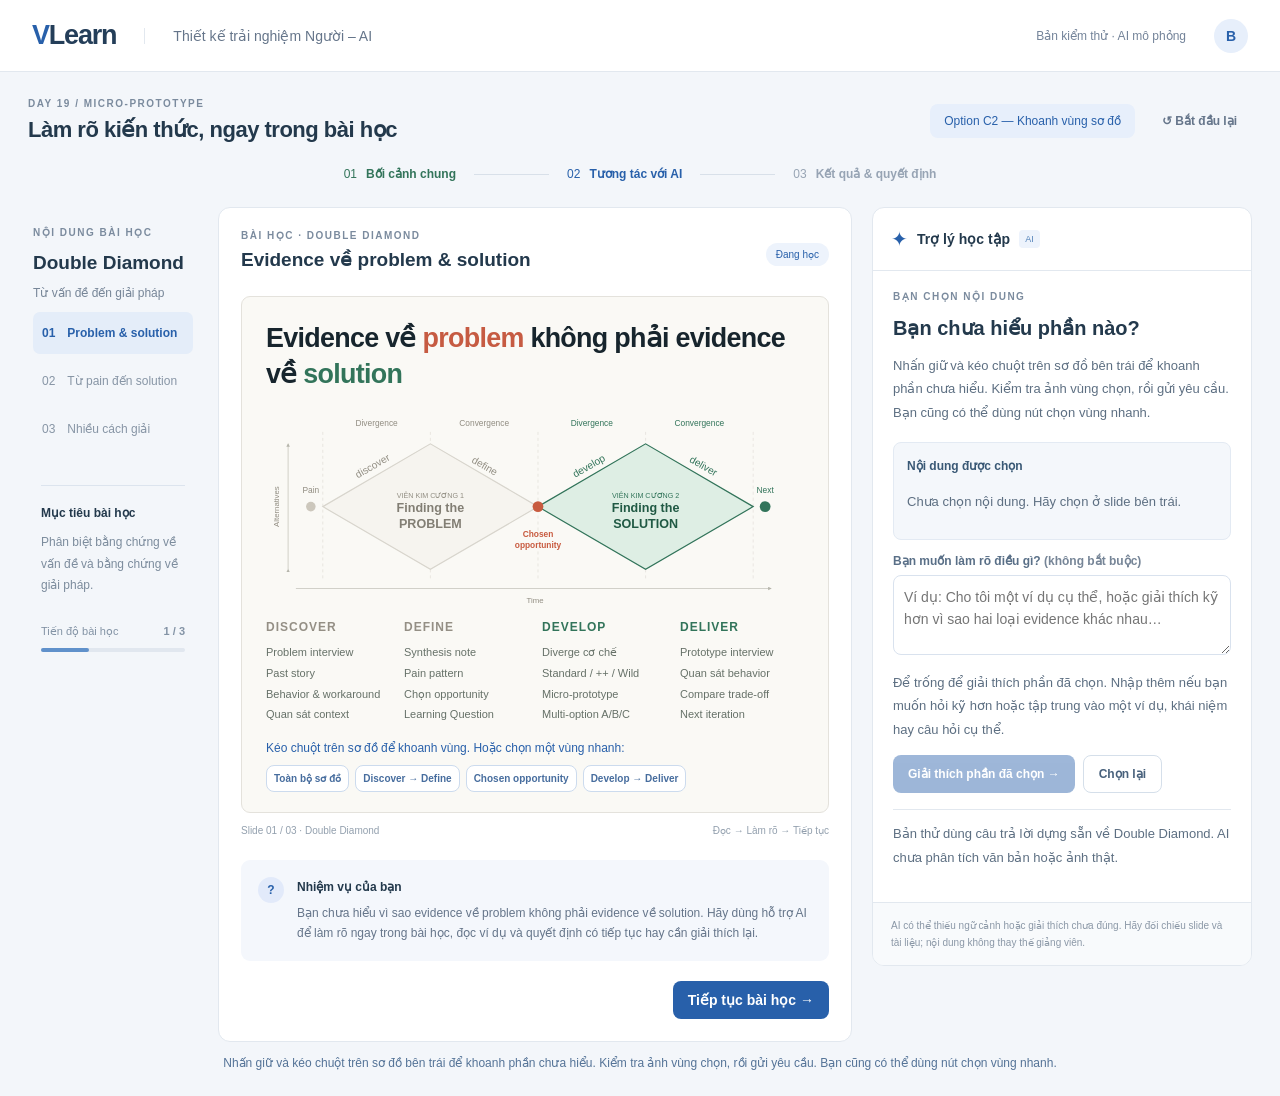
<file: prototype_b/prototype-c2-region.html>
<!doctype html>
<html lang="vi">
<head>
  <meta charset="UTF-8">
  <meta name="viewport" content="width=device-width, initial-scale=1">
  <title>VLearn · Option C2 — Khoanh vùng sơ đồ — Micro-prototype</title>
  <style>
:root{font-family:Segoe UI,Arial,sans-serif;color:#23394c;background:#f3f6fa;font-size:14px;--blue:#2860aa;--line:#e2e8ef;--muted:#768597}*{box-sizing:border-box}body{margin:0}button,a{-webkit-tap-highlight-color:transparent}button{font:inherit;cursor:pointer;border:0;border-radius:8px;padding:11px 15px;font-weight:600}button:focus-visible,a:focus-visible{outline:3px solid #75a9ef;outline-offset:3px}button:disabled{opacity:.45;cursor:not-allowed}[hidden]{display:none!important}.topbar{height:72px;background:white;border-bottom:1px solid var(--line);display:flex;align-items:center;padding:0 32px;gap:28px}.brand{text-decoration:none;font-size:27px;font-weight:800;color:var(--blue);letter-spacing:-1.2px}.brand span{color:#243e59}.course{border-left:1px solid var(--line);padding-left:28px;color:#65758a}.prototype-label{margin-left:auto;color:#738399;font-size:12px}.avatar{display:grid;place-items:center;width:34px;height:34px;border-radius:50%;background:#e7effb;color:var(--blue);font-weight:700}main{max-width:1600px;margin:auto;padding:26px 28px}.testbar{display:flex;justify-content:space-between;align-items:center;gap:20px;margin-bottom:24px}.eyebrow{font-size:10px;letter-spacing:1.5px;font-weight:700;color:#7b8b9e}h1{font-size:22px;margin:8px 0 0;letter-spacing:-.5px}h2{font-size:19px;margin:7px 0}h3{margin:12px 0}.test-controls{display:flex;gap:12px;align-items:center}.quiet{color:#65758a;background:transparent;font-size:12px}.steps{display:flex;justify-content:center;align-items:center;gap:18px;font-size:12px;margin:0 0 26px;color:#97a4b4}.steps span{display:flex;align-items:center;gap:9px}.steps span.current{color:var(--blue)}.steps span.finished{color:#32745a}.steps i{width:75px;height:1px;background:#d8e0e9}.workspace{display:grid;grid-template-columns:190px minmax(540px,1fr);align-items:start;gap:20px}.workspace.panel-open{grid-template-columns:170px minmax(500px,1fr) 380px}.curriculum{padding:20px 5px}.curriculum h2{margin-top:14px}.muted{color:var(--muted);font-size:12px}.lesson{display:flex;gap:12px;font-size:12px;padding:14px 9px;margin:6px 0;border-radius:7px;color:#8795a5}.lesson.active{background:#e4edf9;color:var(--blue);font-weight:600}.lesson.done{color:#5f7e77}.sidebar-note{border-top:1px solid #dce4ee;margin:35px 8px 28px;padding-top:20px;font-weight:600;font-size:12px}.sidebar-note p{line-height:1.8;color:#7c8c9d;font-weight:400}.progress-label{font-size:11px;color:#8393a5;display:flex;justify-content:space-between;padding:0 8px}.progress{height:4px;margin:10px 8px;background:#e1e7ef;border-radius:4px}.progress span{display:block;width:66%;height:100%;background:#6091cb;border-radius:4px}.learning{background:white;border:1px solid var(--line);border-radius:12px;padding:22px;min-width:0}.lesson-heading{display:flex;justify-content:space-between;align-items:center;margin-bottom:18px}.badge{font-size:10px;color:var(--blue);padding:6px 10px;background:#edf3fc;border-radius:20px}.slide{background:#faf9f5;border:1px solid #e4e2dc;border-radius:9px;padding:23px 24px 20px;transition:box-shadow .2s}.slide h3{font-size:clamp(20px,2.1vw,31px);line-height:1.35;letter-spacing:-.7px;margin:0;color:#17252d}.slide em{font-style:normal;color:#c65b42}.slide strong{color:#32745a}.slide svg{display:block;width:100%;margin:12px 0 2px;user-select:none}.stages{display:grid;grid-template-columns:repeat(4,1fr);gap:14px}.stages h4{font-size:12px;letter-spacing:1px;margin:4px 0 8px;color:#948f85}.stages div:nth-child(n+3) h4{color:#32745a}.stages p{font-size:11px;line-height:1.9;color:#667168;margin:0}.slide-footer{display:flex;justify-content:space-between;font-size:10px;color:#93a0ae;margin:12px 0 24px}.task{display:flex;gap:13px;background:#f4f7fc;border-radius:9px;padding:17px;font-size:12px;line-height:1.7}.task p{margin:5px 0 0;color:#65758a}.task-icon{background:#e2eafa;color:var(--blue);border-radius:50%;width:26px;height:26px;flex-shrink:0;display:grid;place-items:center;font-weight:700}.bottom-actions{display:flex;justify-content:flex-end;gap:9px;margin-top:20px}.primary{background:var(--blue);color:white}.primary:hover{background:#1e4d8c}.secondary{background:white;border:1px solid #d5dfea;color:#48617c}.ai-panel{background:white;border:1px solid var(--line);border-radius:12px;overflow:hidden}.panel-heading{padding:19px 18px;display:flex;align-items:center;justify-content:space-between;border-bottom:1px solid var(--line)}.panel-heading>div{display:flex;align-items:center;gap:9px}.ai-mark{color:var(--blue);font-size:20px}.ai-tag{font-size:9px;color:#5685ba;background:#edf3fc;padding:4px 6px;border-radius:4px}.icon-button{padding:0;background:transparent;color:#8291a1;font-size:24px;line-height:1;width:26px;height:26px}#panel-content{padding:20px;max-height:650px;overflow:auto;scroll-behavior:smooth}#panel-content h3{font-size:20px;line-height:1.4}#panel-content p,#panel-content li{font-size:13px;line-height:1.8;color:#5d6f82}#panel-content ul{padding-left:19px}#panel-content li{margin:7px 0}#panel-content h4{margin:20px 0 8px;font-size:14px}.panel-intro{margin:0 0 18px}.context-card{font-size:12px;background:#f4f7fb;border:1px solid #e3eaf3;border-radius:8px;padding:13px;margin:14px 0;line-height:1.7;color:#65778c}.context-card b{color:#395875}label{display:block;font-size:12px;color:#596f87;font-weight:600;margin:14px 0 7px}textarea{font:inherit;line-height:1.6;width:100%;min-height:80px;resize:vertical;border:1px solid #d9e2ee;border-radius:8px;padding:10px;color:#38536e}textarea:focus{outline:2px solid #85abe0}.panel-actions{display:flex;flex-wrap:wrap;gap:8px;margin-top:14px}.panel-actions button{font-size:12px}.ai-limit{padding:14px 18px;background:#f8fafc;color:#8b98a7;font-size:10px;line-height:1.7;border-top:1px solid var(--line)}.select-guide{font-size:12px;color:var(--blue);margin:16px 0 10px}.region-buttons{display:flex;gap:6px;flex-wrap:wrap}.region-buttons button{background:white;border:1px solid #ccdbee;color:#476d9e;font-size:10px;padding:7px}.region-buttons button.chosen{background:#2860aa;color:white}.evidence{background:#f6f8fc;border-left:3px solid #91aed4;padding:13px;font-size:13px;margin:18px 0}.source-link{font-size:11px;padding:0;color:var(--blue);background:transparent;text-align:left}.takeaway{background:#edf5f0;border:1px solid #dbeadf;padding:14px;border-radius:8px;font-size:13px;color:#32745a}.takeaway p{margin-bottom:0}.status{font-size:12px;color:#547397;min-height:24px;padding-top:14px;text-align:center}.completed{text-align:center;background:white;border:1px solid var(--line);padding:46px;border-radius:12px}.completed>span{font-size:28px;color:#32745a}.completed p{color:#718397}.completed button{margin:12px 4px}.source-highlight{box-shadow:0 0 0 3px #8bb1e4}.simulation{font-size:11px;color:#8a98a9;border-top:1px solid var(--line);padding-top:12px;margin-top:16px}@media(max-width:1100px){.workspace.panel-open{grid-template-columns:minmax(460px,1fr) 350px}.curriculum{display:none}.workspace{grid-template-columns:1fr}.testbar{align-items:flex-start;flex-direction:column}.topbar{padding:0 24px}.workspace.panel-open .slide{padding:18px}}
.variant-label{background:#e7effb;color:var(--blue);padding:10px 14px;border-radius:8px;font-size:12px;white-space:nowrap}.block-container{border-radius:6px}.block-selected{outline:2px solid #568ed0;outline-offset:4px}.block-picker{font-size:10px;padding:5px 8px;background:#e9f0fa;color:var(--blue);margin:8px 0}.block-picker.chosen{background:var(--blue);color:white}.selecting-region{cursor:crosshair;touch-action:none}.selecting-text h3,.selecting-text .stages{cursor:text}.selecting-text ::selection{background:#bcd7f7;color:#163d6b}#region-rect{pointer-events:none;fill:#2860aa22;stroke:#2860aa;stroke-width:2;stroke-dasharray:6 3;vector-effect:non-scaling-stroke}.region-preview{width:100%;height:150px;background:#faf9f5;border:1px solid #ccdbee;border-radius:5px;margin-top:10px}#selected-text{white-space:pre-line}body:not([data-variant="region"]) .region-buttons{display:none}body:not([data-variant="text"]) .text-guide,body:not([data-variant="region"]) .region-guide,body:not([data-variant="block"]) .block-guide{display:none}.prototype-list{display:grid;grid-template-columns:repeat(3,1fr);gap:20px;margin-top:30px}.prototype-card{display:block;text-decoration:none;color:#23394c;background:white;border:1px solid var(--line);border-radius:12px;padding:28px}.prototype-card:hover{border-color:#719acf}.prototype-card p{color:#758598;line-height:1.8;font-size:13px}.prototype-card .open{display:inline-block;background:var(--blue);color:white;padding:10px 15px;border-radius:7px;margin-top:12px}.directory{max-width:1100px;margin:30px auto}
/* Hai slide tiếp theo, dựng lại từ tài liệu bài học. */
.followup-slide{min-height:470px;aspect-ratio:16/9;padding:30px 32px;color:#202a25}
.followup-slide h3{font-size:clamp(23px,2.7vw,36px)}
.evidence-transition{display:grid;grid-template-columns:1fr 80px 1fr;align-items:center;gap:28px;margin:140px 10px 75px}
.slide-day{font-size:12px;letter-spacing:1px;color:#8a9087;margin-bottom:14px}
.evidence-transition h4{font-size:22px;margin:0 0 14px;color:#202a25}
.evidence-transition p{font-size:16px;line-height:1.6;color:#83867c;margin:0 0 15px}
.solution-column h4{color:#32745a}.slide-tags{display:flex;gap:7px;flex-wrap:wrap}.slide-tags span{border:1px solid #cfd2c9;padding:6px 10px;font-size:13px;color:#73796e}.solution-column .slide-tags span{background:#e8f2ec;color:#32745a;border-color:#b7cabe}
.transition-arrow{font-size:60px;font-weight:300;text-align:center;color:#313931;line-height:1}
.slide-subtitle{font-size:17px;color:#83867c;margin:10px 0 18px}.scenario{padding:13px 16px;border:1px solid #d0d3ca;background:white;font-size:15px;line-height:1.6}.scenario>span{font-size:12px;color:#8e9389;letter-spacing:.8px;margin-right:10px}
.solution-comparison{width:100%;table-layout:fixed;border-collapse:separate;border-spacing:14px 0;margin-top:50px;margin-left:-14px;width:calc(100% + 28px);font-size:13px;line-height:1.5}.solution-comparison th,.solution-comparison td{text-align:left;font-weight:400;vertical-align:top;padding:10px 0;border-bottom:1px solid #d4d8cf}.solution-comparison thead th{border-bottom:1px solid #555e53;font-size:16px;font-weight:600;padding-top:0;padding-bottom:15px}.solution-comparison th:first-child{width:16%}.solution-comparison tbody th{font-size:10px;letter-spacing:.5px;color:#8a9087}.solution-comparison tbody tr:last-child td{color:#7d8579}.mechanism-letter{font-family:Georgia,serif;font-size:22px;font-weight:400;color:#8b9387;margin-right:6px}.mini-window{border:1px solid #d0d5ca;margin-top:8px;background:#fff;min-height:96px}.window-bar{border-bottom:1px solid #d0d5ca;font-size:8px;color:#8a9676;padding:2px 7px;letter-spacing:1px;height:16px}.mini-body{padding:7px;min-height:77px;font-size:12px;font-weight:400}.mock-lines{height:10px;border-top:3px solid #e1e3da;border-bottom:3px solid #e1e3da;margin-bottom:18px}.mock-help{display:block;width:48px;margin-left:auto;text-align:center;border:1px solid #59604f;padding:3px}.mock-prompt{padding:6px 4px;border:1px solid #9aafbe;white-space:normal;font-size:11px}.mock-prompt.collaborative{background:#eaf1f8}.mock-prompt.proactive{background:#faf0d5;border-color:#c7af67}.mock-actions{display:flex;gap:5px;margin-top:5px}.mock-actions span{flex:1;border:1px solid #d0d5ca;text-align:center;color:#8b9387;padding:3px;font-size:11px}.sr-only{position:absolute;width:1px;height:1px;padding:0;margin:-1px;overflow:hidden;clip:rect(0,0,0,0);white-space:nowrap;border:0}
@media(max-width:1100px){.followup-slide{padding:24px;min-height:430px}.evidence-transition{margin-top:110px;gap:18px}.solution-comparison{margin-top:35px;font-size:12px}.solution-comparison thead th{font-size:14px}}

</style>
</head>
<body data-variant="region">
  <header class="topbar"><a class="brand" href="index.html">V<span>Learn</span></a><span class="course">Thiết kế trải nghiệm Người – AI</span><span class="prototype-label">Bản kiểm thử · AI mô phỏng</span><div class="avatar">B</div></header>
  <main>
    <section class="testbar" aria-label="Micro-prototype Option C">
      <div><div class="eyebrow">DAY 19 / MICRO-PROTOTYPE</div><h1>Làm rõ kiến thức, ngay trong bài học</h1></div>
      <div class="test-controls"><span class="variant-label">Option C2 — Khoanh vùng sơ đồ</span><button id="reset" class="quiet">↺ Bắt đầu lại</button></div>
    </section>
    <div class="steps" aria-label="Tiến trình"><span data-step="1">01 <b>Bối cảnh chung</b></span><i></i><span data-step="2">02 <b>Tương tác với AI</b></span><i></i><span data-step="3">03 <b>Kết quả & quyết định</b></span></div>
    <div class="workspace panel-open">
      <aside class="curriculum"><div class="eyebrow">NỘI DUNG BÀI HỌC</div><h2>Double Diamond</h2><p class="muted">Từ vấn đề đến giải pháp</p><div class="lesson active" data-lesson="0">01 <span>Problem & solution</span></div><div class="lesson" data-lesson="1">02 <span>Từ pain đến solution</span></div><div class="lesson" data-lesson="2">03 <span>Nhiều cách giải</span></div><div class="sidebar-note">Mục tiêu bài học<p>Phân biệt bằng chứng về vấn đề và bằng chứng về giải pháp.</p></div><div class="progress-label">Tiến độ bài học <b id="lesson-progress">1 / 3</b></div><div class="progress"><span id="lesson-progress-bar" style="width:33.33%"></span></div></aside>
      <section class="learning">
        <div id="lesson-content">
        <div class="lesson-heading"><div><div class="eyebrow">BÀI HỌC · DOUBLE DIAMOND</div><h2 id="lesson-heading-title">Evidence về problem & solution</h2></div><span class="badge">Đang học</span></div>
        <div id="slide" class="slide">
          <div id="title-block" class="block-container"><h3 id="slide-title">Evidence về <em>problem</em> không phải evidence về <strong>solution</strong></h3><button data-block="title-block" class="block-picker" hidden>Chọn khối này · Tiêu đề</button></div>
          <div id="diagram-block" class="block-container"><svg id="diagram" viewBox="0 0 900 350" role="img" aria-labelledby="diagram-title diagram-desc">
            <title id="diagram-title">Sơ đồ Double Diamond</title><desc id="diagram-desc">Discover mở rộng và Define thu hẹp để tìm đúng vấn đề; tại Chosen opportunity chuyển sang Develop mở rộng và Deliver thu hẹp để tìm đúng giải pháp.</desc>
            <defs><marker id="arrow" markerWidth="7" markerHeight="7" refX="5" refY="3" orient="auto"><path d="M0,0 L6,3 L0,6" fill="#b5b5ab"/></marker></defs>
            <g stroke="#dedbd3" stroke-dasharray="5 5"><path d="M95 45V290M275 45V290M455 45V290M635 45V290M815 45V290"/></g>
            <path d="M95 170 275 65 455 170 275 275Z" fill="#f6f4ef" stroke="#d8d5cd" stroke-width="2"/><path d="M455 170 635 65 815 170 635 275Z" fill="#deeee4" stroke="#32745a" stroke-width="2"/>
            <g font-size="14" text-anchor="middle" fill="#918d82"><text x="185" y="35">Divergence</text><text x="365" y="35">Convergence</text></g><g font-size="14" text-anchor="middle" fill="#32745a"><text x="545" y="35">Divergence</text><text x="725" y="35">Convergence</text></g>
            <g font-size="17" text-anchor="middle"><text x="181" y="107" fill="#918d82" transform="rotate(-30 181 107)">discover</text><text x="363" y="107" fill="#918d82" transform="rotate(30 363 107)">define</text><text x="543" y="107" fill="#32745a" transform="rotate(-30 543 107)">develop</text><text x="729" y="107" fill="#32745a" transform="rotate(30 729 107)">deliver</text></g>
            <g text-anchor="middle"><text x="275" y="155" font-size="12" fill="#918d82">VIÊN KIM CƯƠNG 1</text><text x="275" y="179" font-size="21" fill="#827e74" font-weight="600">Finding the</text><text x="275" y="205" font-size="21" fill="#827e74" font-weight="600">PROBLEM</text><text x="635" y="155" font-size="12" fill="#32745a">VIÊN KIM CƯƠNG 2</text><text x="635" y="179" font-size="21" fill="#205944" font-weight="600">Finding the</text><text x="635" y="205" font-size="21" fill="#205944" font-weight="600">SOLUTION</text></g>
            <circle cx="75" cy="170" r="8" fill="#ccc7bc"/><text x="75" y="147" font-size="14" text-anchor="middle" fill="#918d82">Pain</text><circle cx="455" cy="170" r="9" fill="#c85b40"/><text x="455" y="220" font-size="14" text-anchor="middle" fill="#c85b40" font-weight="600">Chosen</text><text x="455" y="239" font-size="14" text-anchor="middle" fill="#c85b40" font-weight="600">opportunity</text><circle cx="835" cy="170" r="9" fill="#32745a"/><text x="835" y="147" font-size="14" text-anchor="middle" fill="#32745a">Next</text>
            <path d="M50 307H845" stroke="#b5b5ab" marker-end="url(#arrow)"/><text x="450" y="331" text-anchor="middle" font-size="13" fill="#918d82">Time</text><path d="M37 275V65" stroke="#b5b5ab" marker-start="url(#arrow)" marker-end="url(#arrow)"/><text x="22" y="170" transform="rotate(-90 22 170)" text-anchor="middle" font-size="13" fill="#918d82">Alternatives</text>
            <rect id="region-rect" style="display:none"/>
          </svg><button data-block="diagram-block" class="block-picker" hidden>Chọn khối này · Sơ đồ</button></div>
          <div class="stages"><div id="discover-block" class="block-container"><h4>DISCOVER</h4><p>Problem interview<br>Past story<br>Behavior & workaround<br>Quan sát context</p><button data-block="discover-block" class="block-picker" hidden>Chọn khối này</button></div><div id="define-block" class="block-container"><h4>DEFINE</h4><p>Synthesis note<br>Pain pattern<br>Chọn opportunity<br>Learning Question</p><button data-block="define-block" class="block-picker" hidden>Chọn khối này</button></div><div id="develop-block" class="block-container"><h4>DEVELOP</h4><p>Diverge cơ chế<br>Standard / ++ / Wild<br>Micro-prototype<br>Multi-option A/B/C</p><button data-block="develop-block" class="block-picker" hidden>Chọn khối này</button></div><div id="deliver-block" class="block-container"><h4>DELIVER</h4><p>Prototype interview<br>Quan sát behavior<br>Compare trade-off<br>Next iteration</p><button data-block="deliver-block" class="block-picker" hidden>Chọn khối này</button></div></div>
          <div id="selection-tools" hidden>
            <p class="select-guide text-guide">Bôi đen phần chữ chưa hiểu ở tiêu đề hoặc mô tả giai đoạn.</p>
            <p class="select-guide region-guide">Kéo chuột trên sơ đồ để khoanh vùng. Hoặc chọn một vùng nhanh:</p>
            <p class="select-guide block-guide">Bấm “Chọn khối này” tại khối nội dung bạn muốn làm rõ.</p>
            <div class="region-buttons"><button data-region="all">Toàn bộ sơ đồ</button><button data-region="problem">Discover → Define</button><button data-region="opportunity">Chosen opportunity</button><button data-region="solution">Develop → Deliver</button></div>
          </div>
        </div>
        <section id="lesson-slide-2" class="slide followup-slide" hidden aria-labelledby="pain-solution-title">
          <h3 id="pain-solution-title">Ta đã hiểu <em>pain</em>. Bây giờ đến lượt <strong>solution</strong></h3>
          <div class="evidence-transition">
            <div><div class="slide-day">DAY 17</div><h4>Problem evidence</h4><p>Tìm evidence về người dùng, tình huống và pain.</p><div class="slide-tags"><span>story</span><span>behavior</span><span>workaround</span></div></div>
            <div class="transition-arrow" aria-label="Chuyển từ problem evidence sang solution evidence">⟶</div>
            <div class="solution-column"><div class="slide-day">DAY 18</div><h4>Solution evidence?</h4><p>Khám phá các cách giải và tìm evidence cho bước tiếp theo.</p><div class="slide-tags"><span>options</span><span>experiment</span></div></div>
          </div>
        </section>
        <section id="lesson-slide-3" class="slide followup-slide" hidden aria-labelledby="many-solutions-title">
          <h3 id="many-solutions-title">Cùng một <em>pain</em> có thể dẫn tới nhiều cách giải</h3>
          <p class="slide-subtitle">Cách nào phù hợp hơn — và trong điều kiện nào?</p>
          <div class="scenario"><span>TÌNH HUỐNG</span> Người học vừa trả lời sai lần thứ hai và không biết tiếp tục thế nào.</div>
          <table class="solution-comparison">
            <caption class="sr-only">So sánh ba cơ chế hỗ trợ trong tình huống người học trả lời sai hai lần</caption>
            <thead><tr><th scope="col"></th><th scope="col"><span class="mechanism-letter">A</span> User-led<div class="mini-window" aria-hidden="true"><div class="window-bar">● ● ●</div><div class="mini-body"><div class="mock-lines"></div><span class="mock-help">Help</span></div></div></th><th scope="col"><span class="mechanism-letter">B</span> Collaborative<div class="mini-window" aria-hidden="true"><div class="window-bar">● ● ●</div><div class="mini-body"><div class="mock-prompt collaborative">“Bạn đang lẫn hai công thức?”</div><div class="mock-actions"><span>Đúng</span><span>Không</span></div></div></div></th><th scope="col"><span class="mechanism-letter">C</span> Proactive<div class="mini-window" aria-hidden="true"><div class="window-bar">● ● ●</div><div class="mini-body"><div class="mock-prompt proactive">Sai 2 lần → ôn lại phần này?</div><div class="mock-actions"><span>Xem</span><span>Bỏ qua</span></div></div></div></th></tr></thead>
            <tbody><tr><th scope="row">TRIGGER</th><td>Learner tự mở Help</td><td>AI hỏi khi thấy dấu hiệu</td><td>AI tự phát hiện, tự mở</td></tr><tr><th scope="row">USER QUYẾT GÌ</th><td>Chọn loại trợ giúp</td><td>Xác nhận hoặc sửa chẩn đoán</td><td>Duyệt, bỏ qua hoặc sửa</td></tr><tr><th scope="row">ĐÁNH ĐỔI</th><td>Phải tự biết mình cần gì</td><td>Thêm một bước hỏi–đáp</td><td>Dễ gián đoạn, dễ bị nghi</td></tr></tbody>
          </table>
        </section>
        <div class="slide-footer"><span id="slide-counter">Slide 01 / 03 · Double Diamond</span><span>Đọc → Làm rõ → Tiếp tục</span></div>
        <div id="task" class="task"><span class="task-icon">?</span><div><b>Nhiệm vụ của bạn</b><p>Bạn chưa hiểu vì sao evidence về problem không phải evidence về solution. Hãy dùng hỗ trợ AI để làm rõ ngay trong bài học, đọc ví dụ và quyết định có tiếp tục hay cần giải thích lại.</p></div></div>
        <div class="bottom-actions"><button id="previous-slide" class="secondary" hidden>← Slide trước</button><button id="continue" class="primary">Tiếp tục bài học →</button></div>
        </div>
        <section id="completed" class="completed" hidden><span>✓</span><h2>Bạn đã hoàn thành 3 slide</h2><p>Điểm kết thúc của lượt thử. Bạn có thể xem lại nội dung hoặc bắt đầu lại cho lượt thử tiếp theo.</p><button id="review-slides" class="secondary">← Xem lại slide cuối</button><button id="restart-complete" class="primary">Bắt đầu lại lượt này</button></section>
      </section>
      <aside id="ai-panel" class="ai-panel" aria-label="Hỗ trợ AI"><div class="panel-heading"><div><span class="ai-mark">✦</span><b>Trợ lý học tập</b><span class="ai-tag">AI</span></div></div><div id="panel-content"></div><div class="ai-limit">AI có thể thiếu ngữ cảnh hoặc giải thích chưa đúng. Hãy đối chiếu slide và tài liệu; nội dung không thay thế giảng viên.</div></aside>
    </div>
    <div id="status" class="status" role="status" aria-live="polite"></div>
  </main>
  <template id="answer-template"><div class="answer">
    <div class="eyebrow">GIẢI THÍCH NGẮN</div><h3>Double Diamond</h3>
    <p>Double Diamond là mô hình thiết kế giúp nhóm đi từ việc tìm hiểu nhu cầu thực tế của người dùng đến phát triển và kiểm chứng giải pháp. Mô hình gồm hai “viên kim cương”, đại diện cho hai mục tiêu chính: tìm đúng vấn đề và tìm đúng giải pháp.</p>
    <p>Trong mỗi viên kim cương, nhóm sử dụng hai cách tư duy:</p><ul><li><b>Divergence – Mở rộng:</b> Thu thập nhiều thông tin, góc nhìn hoặc phương án khác nhau.</li><li><b>Convergence – Thu hẹp:</b> Phân tích bằng chứng, so sánh và lựa chọn hướng phù hợp nhất.</li></ul>
    <h4>Viên kim cương 1 – Tìm đúng vấn đề</h4><ul><li><b>Discover – Khám phá:</b> Nhóm tìm hiểu trải nghiệm thực tế của người dùng thông qua phỏng vấn, quan sát hành vi, bối cảnh và các cách xử lý hiện tại. Mục tiêu là thu thập bằng chứng thay vì vội đưa ra giải pháp.</li><li><b>Define – Xác định:</b> Nhóm tổng hợp các bằng chứng đã thu thập, tìm pain pattern và lựa chọn vấn đề quan trọng cần giải quyết. Kết quả là một Hypothesis Problem rõ ràng về người dùng, tình huống, nhiệm vụ và khó khăn.</li></ul>
    <h4>Viên kim cương 2 – Tìm đúng giải pháp</h4><ul><li><b>Develop – Phát triển:</b> Nhóm tạo nhiều solution hypotheses khác nhau cho cùng một vấn đề. Các phương án cần khác nhau về cơ chế giải quyết, vai trò của người dùng và AI hoặc thời điểm hỗ trợ, thay vì chỉ khác màu sắc và giao diện.</li><li><b>Deliver – Kiểm chứng:</b> Nhóm đưa các prototype cho người dùng thử, quan sát hành vi và so sánh trade-off giữa các phương án. Kết quả thử nghiệm giúp nhóm xác định thay đổi tiếp theo và những giả định vẫn chưa được chứng minh.</li></ul>
    <div class="evidence"><b>Vì sao hai loại evidence khác nhau?</b><p>Evidence về problem cho thấy người dùng gặp khó khăn gì và trong bối cảnh nào. Evidence về solution cho thấy một phương án cụ thể có giúp họ hay không. Việc quan sát học viên phải chuyển tab chưa chứng minh rằng hỗ trợ AI sẽ hiệu quả; cần thử prototype và quan sát hành vi sử dụng.</p><button class="source-link" id="source">↗ Đối chiếu sơ đồ và Chosen opportunity</button></div>
    <div class="eyebrow">VÍ DỤ MINH HỌA</div><p>Nhóm quan sát thấy học viên thường phải chuyển tab, chụp màn hình hoặc ghi lại nội dung khi gặp phần chưa hiểu trong bài giảng (<b>Discover</b>). Nhóm xác định việc rời khỏi bài học làm gián đoạn luồng học và khiến kiến thức chưa hiểu tích tụ (<b>Define</b>).</p><p>Sau đó, nhóm tạo ba cơ chế hỗ trợ AI: học viên yêu cầu thêm ví dụ, AI phát hiện việc dừng lâu và đề nghị hỗ trợ, hoặc học viên chọn trực tiếp phần chưa hiểu để yêu cầu giải thích (<b>Develop</b>). Cuối cùng, nhóm cho học viên thử cả ba phương án, quan sát khả năng hoàn thành nhiệm vụ và so sánh mức độ chủ động, chính xác và dễ kiểm soát của từng phương án (<b>Deliver</b>).</p>
    <div class="takeaway"><b>Ý chính cần nhớ</b><p>Double Diamond giúp nhóm tránh chọn giải pháp quá sớm. Nhóm cần mở rộng và thu hẹp để tìm đúng vấn đề trước, sau đó tiếp tục mở rộng và thu hẹp để tìm, thử nghiệm và cải thiện giải pháp phù hợp.</p></div>
  </div></template>
  <script>
'use strict';
const $ = selector => document.querySelector(selector);
const $$ = selector => [...document.querySelectorAll(selector)];
const variant = document.body.dataset.variant;
const labels = { text: 'C1 · Chọn văn bản', region: 'C2 · Khoanh vùng sơ đồ', block: 'C3 · Chọn khối nội dung' };
const instructions = {
  text: 'Bôi đen một đoạn văn bản trong slide bên trái (ví dụ tiêu đề hoặc mô tả giai đoạn). Kiểm tra phần được chọn, rồi gửi yêu cầu.',
  region: 'Nhấn giữ và kéo chuột trên sơ đồ bên trái để khoanh phần chưa hiểu. Kiểm tra ảnh vùng chọn, rồi gửi yêu cầu. Bạn cũng có thể dùng nút chọn vùng nhanh.',
  block: 'Bấm nút “Chọn khối này” ở tiêu đề, sơ đồ hoặc mô tả một giai đoạn. Kiểm tra toàn bộ nội dung khối, rồi gửi yêu cầu.'
};
const questionHint = 'Ví dụ: Cho tôi một ví dụ cụ thể, hoặc giải thích kỹ hơn vì sao hai loại evidence khác nhau…';
let step = 2, selected = '', question = '', selectionBox = null, dragStart = null, previousBox = null, activePointer = null;
let lessonIndex = 0;
const lessonTitles = ['Evidence về problem & solution', 'Từ pain đến solution', 'Cùng một pain, nhiều cách giải'];
function status(message) { $('#status').textContent = message; }
function bind(id, action) { const el = document.getElementById(id); if (el) el.onclick = action; }
function showPanel() {
  $('#ai-panel').hidden = false;
  $('.workspace').classList.add('panel-open');
}
function updateSteps() {
  $$('[data-step]').forEach(el => { const n = Number(el.dataset.step); el.classList.toggle('current', n === step); el.classList.toggle('finished', n < step); });
}
function selectionEnabled() { return lessonIndex === 0 && step === 2 && !$('#ai-panel').hidden; }
function selectionUI(enabled) {
  $('#selection-tools').hidden = !enabled;
  $('#slide').classList.toggle('selecting-text', enabled && variant === 'text');
  $('#diagram').classList.toggle('selecting-region', enabled && variant === 'region');
  $$('[data-block]').forEach(el => { el.hidden = !(enabled && variant === 'block'); });
}
function clearSelection() {
  selected = ''; selectionBox = null; dragStart = null;
  window.getSelection()?.removeAllRanges();
  $$('[data-region], [data-block]').forEach(el => { el.classList.remove('chosen'); el.setAttribute('aria-pressed', 'false'); });
  $$('.block-selected').forEach(el => el.classList.remove('block-selected'));
  drawBox(); updateSelection();
}
function reset() {
  step = 2; lessonIndex = 0; question = ''; clearSelection();
  $('.workspace').hidden = false; $('#completed').hidden = true;
  $('#slide').classList.remove('source-highlight');
  renderLesson(); returnToSelection();
}
function returnToSelection() {
  step = 2;
  showPanel(); selectionUI(true); updateSteps(); renderInteraction(); status(instructions[variant]);
}
function renderInteraction() {
  const content = $('#panel-content');
  content.innerHTML = `<div class="eyebrow">BẠN CHỌN NỘI DUNG</div><h3>Bạn chưa hiểu phần nào?</h3><p id="interaction-guide" class="panel-intro"></p><div id="selected-content" class="context-card"><b>Nội dung được chọn</b><p id="selected-text"></p><div id="selection-preview"></div></div><label for="question">Bạn muốn làm rõ điều gì? <span class="muted">(không bắt buộc)</span></label><textarea id="question" aria-describedby="question-help" autocomplete="off"></textarea><p id="question-help" class="muted">Để trống để giải thích phần đã chọn. Nhập thêm nếu bạn muốn hỏi kỹ hơn hoặc tập trung vào một ví dụ, khái niệm hay câu hỏi cụ thể.</p><div class="panel-actions"><button id="explain-selection" class="primary">Giải thích phần đã chọn →</button><button id="clear-selection" class="secondary">Chọn lại</button></div><p class="simulation">Bản thử dùng câu trả lời dựng sẵn về Double Diamond. AI chưa phân tích văn bản hoặc ảnh thật.</p>`;
  $('#question').placeholder = questionHint;
  $('#interaction-guide').textContent = instructions[variant]; $('#question').value = question;
  $('#question').oninput = e => { question = e.target.value; updateSelection(); };
  bind('explain-selection', () => { if (selected) showAnswer(); });
  bind('clear-selection', () => { clearSelection(); status('Đã bỏ lựa chọn. Hãy chọn lại nội dung trong slide.'); });
  updateSelection(); content.scrollTop = 0;
}
function updateSelection() {
  if (!$('#selected-text')) return;
  $('#selected-text').textContent = selected || 'Chưa chọn nội dung. Hãy chọn ở slide bên trái.';
  $('#explain-selection').disabled = !selected;
  $('#explain-selection').textContent = question.trim() ? 'Gửi câu hỏi về phần đã chọn →' : 'Giải thích phần đã chọn →';
  const preview = $('#selection-preview'); preview.replaceChildren();
  if (variant === 'region' && selectionBox) preview.append(regionPreview());
}
function choose(text) {
  if (!selectionEnabled()) return;
  selected = text.trim(); updateSelection(); status('Đã chọn nội dung. Kiểm tra phạm vi và bấm “Giải thích phần đã chọn”.');
}
function regionPreview() {
  const preview = $('#diagram').cloneNode(true);
  preview.removeAttribute('id'); preview.classList.remove('selecting-region');
  preview.querySelectorAll('defs, title, desc, #region-rect').forEach(el => el.remove());
  preview.querySelectorAll('[id]').forEach(el => el.removeAttribute('id'));
  preview.querySelectorAll('[marker-start], [marker-end]').forEach(el => { el.removeAttribute('marker-start'); el.removeAttribute('marker-end'); });
  preview.removeAttribute('aria-labelledby'); preview.setAttribute('aria-label', 'Ảnh vùng sơ đồ đã chọn');
  const {x,y,w,h} = selectionBox; preview.setAttribute('viewBox', `${x} ${y} ${w} ${h}`);
  preview.classList.add('region-preview'); return preview;
}
// Chọn phản hồi dựng sẵn theo trọng tâm, không tự điền câu hỏi cho học viên.
function focusedAnswer(request) {
  const intent = request.trim().toLowerCase().normalize('NFD').replace(/[\u0300-\u036f]/g, '').replace(/đ/g, 'd');
  if (!intent) return null;
  if (/vi du|minh hoa|example/.test(intent)) return {
    title: 'Ví dụ cụ thể về hai loại evidence',
    text: 'Nhóm quan sát một học viên phải chuyển tab ba lần để tìm lời giải thích cho slide: đây là evidence về problem, cho thấy luồng học bị gián đoạn. Khi thử prototype chọn nội dung, học viên đọc lời giải thích, phân biệt được hai loại evidence và tiếp tục ngay trong bài: đây là evidence về solution từ lượt thử. Cần quan sát thêm nhiều học viên trước khi kết luận giải pháp hiệu quả.'
  };
  if (/cau hoi.*(kiem tra|on tap|tu kiem tra)|(?:kiem tra|on tap).*cau hoi|quiz/.test(intent)) return {
    title: 'Câu hỏi tự kiểm tra',
    text: '1. Quan sát học viên thường xuyên chuyển tab là evidence về problem hay solution? Vì sao?\n2. Cần quan sát điều gì khi học viên thử hỗ trợ AI để kiểm chứng giải pháp?\nGợi ý đáp án: (1) Problem, vì thể hiện khó khăn hiện tại. (2) Quan sát học viên có tự chọn đúng nội dung, hiểu lời giải thích và tiếp tục bài học được hay không.'
  };
  const stages = [
    ['discover', 'Discover — Khám phá', 'Tìm hiểu trải nghiệm thực tế qua phỏng vấn, quan sát hành vi, bối cảnh và cách xử lý hiện tại. Chưa chọn giải pháp; cần bằng chứng về khó khăn của người học.'],
    ['define', 'Define — Xác định', 'Tổng hợp bằng chứng để tìm pain pattern và chọn vấn đề quan trọng. Hypothesis Problem mô tả rõ người dùng, tình huống, nhiệm vụ và khó khăn; chưa khẳng định một giải pháp sẽ hiệu quả.'],
    ['develop', 'Develop — Phát triển', 'Tạo nhiều giả thuyết giải pháp cho cùng vấn đề. Ba cách chọn nội dung ở C1/C2/C3 là các biến thể có thể đưa vào prototype để so sánh độ chính xác của phạm vi chọn và khả năng kiểm soát.'],
    ['deliver', 'Deliver — Kiểm chứng', 'Cho người học thử prototype, quan sát hành vi và so sánh trade-off. Kết quả giúp kiểm chứng giả định về giải pháp và chọn thay đổi tiếp theo; một lượt thử chưa đủ để kết luận chung.']
  ];
  const matches = stages.filter(([name]) => intent.includes(name));
  if (matches.length === 1) return { title: matches[0][1], text: matches[0][2] };
  if (/chosen opportunity|chon opportunity|co hoi/.test(intent)) return {
    title: 'Chosen opportunity nằm ở đâu?',
    text: 'Đây là điểm chuyển từ Define sang Develop: nhóm đã thu hẹp bằng chứng để chọn vấn đề hoặc cơ hội cần giải quyết, rồi mở rộng các phương án giải pháp. Chọn cơ hội chưa chứng minh một giải pháp cụ thể sẽ hiệu quả.'
  };
  return {
    title: 'Làm rõ thêm nội dung đã chọn',
    text: 'Evidence về problem trả lời “Người học đang gặp khó khăn gì?”, còn evidence về solution trả lời “Phương án này có giúp người học không?”. Double Diamond tách hai việc: Discover và Define giúp tìm đúng vấn đề; Develop và Deliver giúp tạo và thử giải pháp. Biết người học phải chuyển tab chỉ là cơ sở để đề xuất hỗ trợ AI; hiệu quả của hỗ trợ cần được kiểm chứng qua prototype.'
  };
}
function showAnswer(simple = false) {
  step = 3; selectionUI(false); showPanel(); updateSteps();
  const content = $('#panel-content'); content.replaceChildren();
  const context = document.createElement('div'); context.className = 'context-card';
  const label = document.createElement('b'); label.textContent = 'Ngữ cảnh đã dùng · Slide 01';
  const text = document.createElement('p'); text.textContent = `Phần chọn: ${selected}\n${question.trim() ? 'Yêu cầu thêm: ' + question.trim() : 'Yêu cầu: Giải thích phần đã chọn'}`;
  text.style.whiteSpace = 'pre-line'; context.append(label,text);
  if (variant === 'region' && selectionBox) context.append(regionPreview());
  content.append(context);
  const focus = focusedAnswer(question);
  if (focus) {
    const focused = document.createElement('div'); focused.className = 'evidence';
    const heading = document.createElement('b'); heading.textContent = focus.title;
    const explanation = document.createElement('p'); explanation.textContent = focus.text; explanation.style.whiteSpace = 'pre-line';
    focused.append(heading, explanation); content.append(focused);
  }
  if (simple) {
    const revised = document.createElement('div'); revised.className = 'evidence';
    revised.innerHTML = '<b>Cách diễn đạt đơn giản hơn</b><p>Hãy nghĩ đến hai câu hỏi: “Học viên đang gặp khó khăn gì?” (problem) và “Cách hỗ trợ này có giúp họ không?” (solution). Chuyển tab là dấu hiệu của khó khăn; thử AI và quan sát người học mới giúp kiểm chứng giải pháp.</p>';
    content.append(revised);
  }
  content.append($('#answer-template').content.cloneNode(true));
  const actions = document.createElement('div'); actions.className = 'panel-actions';
  actions.innerHTML = '<button id="again" class="secondary">Giải thích lại</button><button id="edit" class="secondary">Sửa yêu cầu</button><button id="change-selection" class="secondary">Đổi phần chọn</button><button id="approve" class="primary">Đã hiểu · Tiếp tục →</button><button id="undo" class="secondary">Hủy kết quả · Quay lại</button>';
  content.append(actions);
  bind('source', () => { $('#slide').classList.add('source-highlight'); $('#slide').scrollIntoView({behavior:'smooth',block:'center'}); status('Đối chiếu slide: Chosen opportunity nối Define với Develop.'); });
  bind('again', () => { showAnswer(true); status('Đã hiển thị cách diễn đạt đơn giản hơn, kèm nội dung đối chiếu.'); });
  bind('edit', editRequest); bind('approve', advanceLesson);
  bind('change-selection', () => { clearSelection(); returnToSelection(); });
  bind('undo', () => { returnToSelection(); status('Đã hủy kết quả. Bạn có thể chọn lại nội dung hoặc gửi lại yêu cầu.'); });
  content.scrollTop = 0; status('Đọc giải thích và đối chiếu slide. Bạn quyết định sửa, hủy hoặc tiếp tục.');
}
function editRequest() {
  const content = $('#panel-content');
  content.innerHTML = '<div class="eyebrow">SỬA YÊU CẦU</div><h3>Bạn cần làm rõ thêm điều gì?</h3><label for="edited-question">Câu hỏi của bạn (không bắt buộc)</label><textarea id="edited-question" autocomplete="off"></textarea><p class="muted">Bạn có thể xóa câu hỏi để trở về giải thích chung cho phần đã chọn.</p><p class="simulation">Bản thử dùng phản hồi dựng sẵn theo trọng tâm: ví dụ, giai đoạn, câu hỏi tự kiểm tra hoặc giải thích thêm về hai loại evidence.</p><div class="panel-actions"><button id="send-edit" class="primary">Gửi yêu cầu đã sửa</button><button id="cancel-edit" class="secondary">Hủy sửa</button></div>';
  $('#edited-question').placeholder = questionHint;
  $('#edited-question').value = question;
  bind('send-edit', () => { question = $('#edited-question').value.trim(); showAnswer(); });
  bind('cancel-edit', () => showAnswer()); $('#edited-question').focus();
}
function renderLesson() {
  $('.workspace').hidden = false; $('#completed').hidden = true;
  $('#lesson-content').hidden = false;
  $('.steps').hidden = lessonIndex !== 0;
  $('#slide').hidden = lessonIndex !== 0;
  $('#lesson-slide-2').hidden = lessonIndex !== 1;
  $('#lesson-slide-3').hidden = lessonIndex !== 2;
  $('#lesson-heading-title').textContent = lessonTitles[lessonIndex];
  $('#slide-counter').textContent = `Slide 0${lessonIndex + 1} / 03 · Double Diamond`;
  $('#lesson-progress').textContent = `${lessonIndex + 1} / 3`;
  $('#lesson-progress-bar').style.width = `${(lessonIndex + 1) / 3 * 100}%`;
  $$('[data-lesson]').forEach(el => { const n = Number(el.dataset.lesson); el.classList.toggle('active', n === lessonIndex); el.classList.toggle('done', n < lessonIndex); });
  $('#previous-slide').hidden = lessonIndex === 0;
  $('#task').hidden = lessonIndex !== 0;
  $('#continue').hidden = false;
  $('#continue').textContent = lessonIndex === 2 ? 'Hoàn thành bài học ✓' : 'Tiếp tục bài học →';
}
function navigateLesson(index) {
  lessonIndex = Math.max(0, Math.min(2, index));
  showPanel(); selectionUI(false); renderLesson();
  if (lessonIndex === 0) {
    if (step === 3 && selected) showAnswer();
    else returnToSelection();
  } else renderContinuationPanel();
  status(`Slide ${lessonIndex + 1} / 3 · ${lessonTitles[lessonIndex]}`);
  $('.learning').scrollIntoView({behavior:'smooth', block:'start'});
}
function renderContinuationPanel() {
  const content = $('#panel-content');
  content.innerHTML = '<div class="eyebrow">BỐI CẢNH BÀI HỌC</div><h3 id="current-slide-name"></h3><p class="panel-intro">Trợ lý học tập vẫn ở đây. Để chọn nội dung cần giải thích trong sơ đồ Double Diamond, bạn có thể quay lại slide đầu.</p><button id="return-to-diamond" class="secondary">← Quay lại Double Diamond</button>';
  $('#current-slide-name').textContent = lessonTitles[lessonIndex];
  if (selected) {
    const context = document.createElement('div'); context.className = 'context-card';
    const label = document.createElement('b'); label.textContent = 'Phần đã chọn ở slide Double Diamond';
    const text = document.createElement('p'); text.textContent = selected;
    context.append(label,text); content.append(context);
  }
  bind('return-to-diamond', () => navigateLesson(0)); content.scrollTop = 0;
}
function advanceLesson() {
  if (lessonIndex < 2) navigateLesson(lessonIndex + 1);
  else complete();
}
function complete() { selectionUI(false); showPanel(); $('#lesson-content').hidden = true; $('.steps').hidden = true; $('#completed').hidden = false; status(`Đã hoàn thành 3 slide · ${labels[variant]}.`); }
function captureText() {
  if (variant !== 'text' || !selectionEnabled()) return;
  const selection = window.getSelection();
  if (selection && selection.rangeCount && $('#slide').contains(selection.anchorNode) && $('#slide').contains(selection.focusNode) && !$('#selection-tools').contains(selection.anchorNode)) {
    const text = selection.toString().trim(); if (text) choose(text);
  }
}
$('#slide').addEventListener('mouseup', captureText); $('#slide').addEventListener('keyup', captureText);
function point(event) {
  const r = $('#diagram').getBoundingClientRect();
  return {x: Math.max(0,Math.min(900,(event.clientX-r.left)/r.width*900)), y: Math.max(0,Math.min(350,(event.clientY-r.top)/r.height*350))};
}
function drawBox() {
  const rect = $('#region-rect'); rect.style.display = selectionBox ? '' : 'none';
  if (selectionBox) Object.entries({x:selectionBox.x,y:selectionBox.y,width:selectionBox.w,height:selectionBox.h}).forEach(([key,value]) => rect.setAttribute(key,value));
}
function regionLabel() {
  const mid = selectionBox.x + selectionBox.w/2;
  const area = selectionBox.x < 390 && selectionBox.x + selectionBox.w > 520 ? 'Double Diamond' : mid < 390 ? 'Discover / Define' : mid > 520 ? 'Develop / Deliver' : 'Chosen opportunity';
  return `Vùng sơ đồ ${area} · ${Math.round(selectionBox.w)} × ${Math.round(selectionBox.h)} (tọa độ slide)`;
}
$('#diagram').addEventListener('pointerdown', event => {
  if (variant !== 'region' || !selectionEnabled() || event.button !== 0) return;
  event.preventDefault(); previousBox = selectionBox; dragStart = point(event); activePointer = event.pointerId;
  $('#diagram').setPointerCapture(event.pointerId);
});
$('#diagram').addEventListener('pointermove', event => {
  if (!dragStart || event.pointerId !== activePointer) return;
  const end = point(event); selectionBox = {x:Math.min(dragStart.x,end.x),y:Math.min(dragStart.y,end.y),w:Math.abs(end.x-dragStart.x),h:Math.abs(end.y-dragStart.y)}; drawBox();
});
$('#diagram').addEventListener('pointerup', event => {
  if (!dragStart || event.pointerId !== activePointer) return;
  const end = point(event); selectionBox = {x:Math.min(dragStart.x,end.x),y:Math.min(dragStart.y,end.y),w:Math.abs(end.x-dragStart.x),h:Math.abs(end.y-dragStart.y)};
  dragStart = null; activePointer = null;
  if (selectionBox.w < 12 || selectionBox.h < 12) { selectionBox = previousBox; drawBox(); status('Vùng chọn quá nhỏ. Hãy nhấn giữ và kéo chuột để khoanh vùng rõ hơn.'); return; }
  $$('[data-region]').forEach(el => { el.classList.remove('chosen'); el.setAttribute('aria-pressed','false'); }); drawBox(); choose(regionLabel());
});
$('#diagram').addEventListener('pointercancel', () => { dragStart = null; activePointer = null; selectionBox = previousBox; drawBox(); });
const presets = { problem: {x:90,y:45,w:365,h:245}, opportunity: {x:395,y:140,w:120,h:115}, solution: {x:455,y:45,w:365,h:245}, all: {x:45,y:20,w:810,h:315} };
$$('[data-region]').forEach(el => el.onclick = () => {
  if (variant !== 'region' || !selectionEnabled()) return;
  selectionBox = {...presets[el.dataset.region]};
  $$('[data-region]').forEach(btn => { const chosen = btn === el; btn.classList.toggle('chosen', chosen); btn.setAttribute('aria-pressed', String(chosen)); }); drawBox(); choose(regionLabel());
});
$$('[data-block]').forEach(el => el.onclick = () => {
  if (variant !== 'block' || !selectionEnabled()) return;
  const block = document.getElementById(el.dataset.block);
  $$('.block-selected').forEach(node => node.classList.remove('block-selected')); block.classList.add('block-selected');
  $$('[data-block]').forEach(btn => { const chosen = btn === el; btn.classList.toggle('chosen', chosen); btn.setAttribute('aria-pressed', String(chosen)); });
  const content = el.dataset.block === 'diagram-block'
    ? 'Sơ đồ Double Diamond: Discover → Define → Chosen opportunity → Develop → Deliver. Viên kim cương 1 tìm đúng vấn đề; viên kim cương 2 tìm đúng giải pháp.'
    : [...block.querySelectorAll('h3,h4,p')].map(node => node.innerText).join('\n');
  choose(content);
});
bind('reset', reset); bind('restart-complete', reset);
bind('continue', advanceLesson);
bind('previous-slide', () => navigateLesson(lessonIndex - 1));
bind('review-slides', () => navigateLesson(2));
reset();

</script>
</body>
</html>
</file>
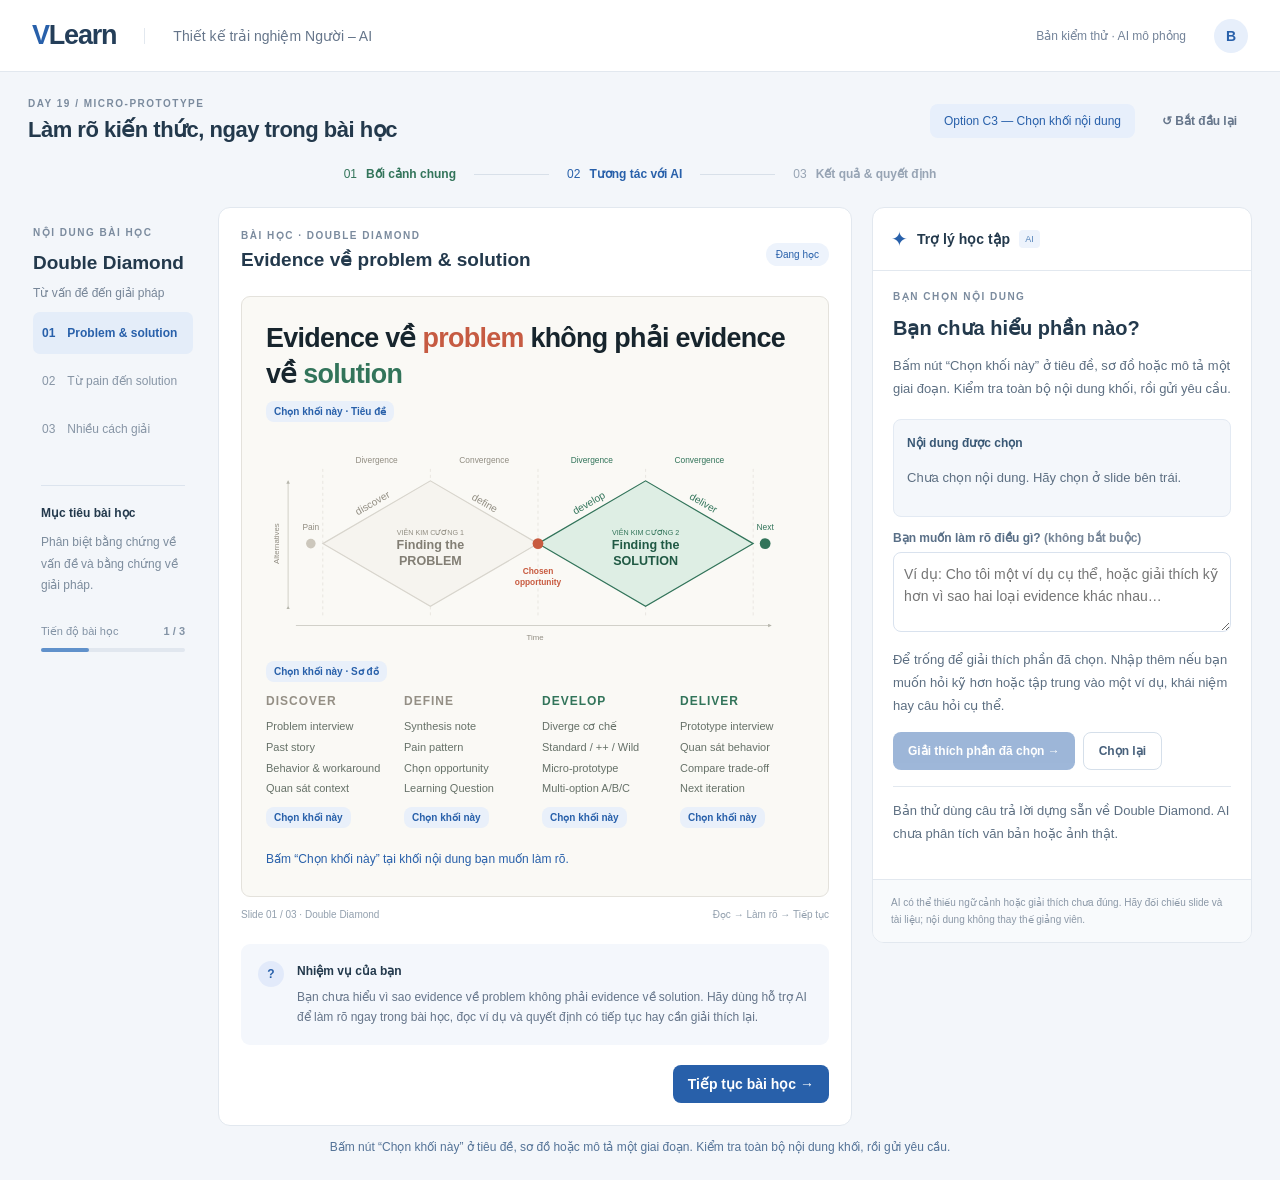
<file: prototype_b/prototype-c3-block.html>
<!doctype html>
<html lang="vi">
<head>
  <meta charset="UTF-8">
  <meta name="viewport" content="width=device-width, initial-scale=1">
  <title>VLearn · Option C3 — Chọn khối nội dung — Micro-prototype</title>
  <style>
:root{font-family:Segoe UI,Arial,sans-serif;color:#23394c;background:#f3f6fa;font-size:14px;--blue:#2860aa;--line:#e2e8ef;--muted:#768597}*{box-sizing:border-box}body{margin:0}button,a{-webkit-tap-highlight-color:transparent}button{font:inherit;cursor:pointer;border:0;border-radius:8px;padding:11px 15px;font-weight:600}button:focus-visible,a:focus-visible{outline:3px solid #75a9ef;outline-offset:3px}button:disabled{opacity:.45;cursor:not-allowed}[hidden]{display:none!important}.topbar{height:72px;background:white;border-bottom:1px solid var(--line);display:flex;align-items:center;padding:0 32px;gap:28px}.brand{text-decoration:none;font-size:27px;font-weight:800;color:var(--blue);letter-spacing:-1.2px}.brand span{color:#243e59}.course{border-left:1px solid var(--line);padding-left:28px;color:#65758a}.prototype-label{margin-left:auto;color:#738399;font-size:12px}.avatar{display:grid;place-items:center;width:34px;height:34px;border-radius:50%;background:#e7effb;color:var(--blue);font-weight:700}main{max-width:1600px;margin:auto;padding:26px 28px}.testbar{display:flex;justify-content:space-between;align-items:center;gap:20px;margin-bottom:24px}.eyebrow{font-size:10px;letter-spacing:1.5px;font-weight:700;color:#7b8b9e}h1{font-size:22px;margin:8px 0 0;letter-spacing:-.5px}h2{font-size:19px;margin:7px 0}h3{margin:12px 0}.test-controls{display:flex;gap:12px;align-items:center}.quiet{color:#65758a;background:transparent;font-size:12px}.steps{display:flex;justify-content:center;align-items:center;gap:18px;font-size:12px;margin:0 0 26px;color:#97a4b4}.steps span{display:flex;align-items:center;gap:9px}.steps span.current{color:var(--blue)}.steps span.finished{color:#32745a}.steps i{width:75px;height:1px;background:#d8e0e9}.workspace{display:grid;grid-template-columns:190px minmax(540px,1fr);align-items:start;gap:20px}.workspace.panel-open{grid-template-columns:170px minmax(500px,1fr) 380px}.curriculum{padding:20px 5px}.curriculum h2{margin-top:14px}.muted{color:var(--muted);font-size:12px}.lesson{display:flex;gap:12px;font-size:12px;padding:14px 9px;margin:6px 0;border-radius:7px;color:#8795a5}.lesson.active{background:#e4edf9;color:var(--blue);font-weight:600}.lesson.done{color:#5f7e77}.sidebar-note{border-top:1px solid #dce4ee;margin:35px 8px 28px;padding-top:20px;font-weight:600;font-size:12px}.sidebar-note p{line-height:1.8;color:#7c8c9d;font-weight:400}.progress-label{font-size:11px;color:#8393a5;display:flex;justify-content:space-between;padding:0 8px}.progress{height:4px;margin:10px 8px;background:#e1e7ef;border-radius:4px}.progress span{display:block;width:66%;height:100%;background:#6091cb;border-radius:4px}.learning{background:white;border:1px solid var(--line);border-radius:12px;padding:22px;min-width:0}.lesson-heading{display:flex;justify-content:space-between;align-items:center;margin-bottom:18px}.badge{font-size:10px;color:var(--blue);padding:6px 10px;background:#edf3fc;border-radius:20px}.slide{background:#faf9f5;border:1px solid #e4e2dc;border-radius:9px;padding:23px 24px 20px;transition:box-shadow .2s}.slide h3{font-size:clamp(20px,2.1vw,31px);line-height:1.35;letter-spacing:-.7px;margin:0;color:#17252d}.slide em{font-style:normal;color:#c65b42}.slide strong{color:#32745a}.slide svg{display:block;width:100%;margin:12px 0 2px;user-select:none}.stages{display:grid;grid-template-columns:repeat(4,1fr);gap:14px}.stages h4{font-size:12px;letter-spacing:1px;margin:4px 0 8px;color:#948f85}.stages div:nth-child(n+3) h4{color:#32745a}.stages p{font-size:11px;line-height:1.9;color:#667168;margin:0}.slide-footer{display:flex;justify-content:space-between;font-size:10px;color:#93a0ae;margin:12px 0 24px}.task{display:flex;gap:13px;background:#f4f7fc;border-radius:9px;padding:17px;font-size:12px;line-height:1.7}.task p{margin:5px 0 0;color:#65758a}.task-icon{background:#e2eafa;color:var(--blue);border-radius:50%;width:26px;height:26px;flex-shrink:0;display:grid;place-items:center;font-weight:700}.bottom-actions{display:flex;justify-content:flex-end;gap:9px;margin-top:20px}.primary{background:var(--blue);color:white}.primary:hover{background:#1e4d8c}.secondary{background:white;border:1px solid #d5dfea;color:#48617c}.ai-panel{background:white;border:1px solid var(--line);border-radius:12px;overflow:hidden}.panel-heading{padding:19px 18px;display:flex;align-items:center;justify-content:space-between;border-bottom:1px solid var(--line)}.panel-heading>div{display:flex;align-items:center;gap:9px}.ai-mark{color:var(--blue);font-size:20px}.ai-tag{font-size:9px;color:#5685ba;background:#edf3fc;padding:4px 6px;border-radius:4px}.icon-button{padding:0;background:transparent;color:#8291a1;font-size:24px;line-height:1;width:26px;height:26px}#panel-content{padding:20px;max-height:650px;overflow:auto;scroll-behavior:smooth}#panel-content h3{font-size:20px;line-height:1.4}#panel-content p,#panel-content li{font-size:13px;line-height:1.8;color:#5d6f82}#panel-content ul{padding-left:19px}#panel-content li{margin:7px 0}#panel-content h4{margin:20px 0 8px;font-size:14px}.panel-intro{margin:0 0 18px}.context-card{font-size:12px;background:#f4f7fb;border:1px solid #e3eaf3;border-radius:8px;padding:13px;margin:14px 0;line-height:1.7;color:#65778c}.context-card b{color:#395875}label{display:block;font-size:12px;color:#596f87;font-weight:600;margin:14px 0 7px}textarea{font:inherit;line-height:1.6;width:100%;min-height:80px;resize:vertical;border:1px solid #d9e2ee;border-radius:8px;padding:10px;color:#38536e}textarea:focus{outline:2px solid #85abe0}.panel-actions{display:flex;flex-wrap:wrap;gap:8px;margin-top:14px}.panel-actions button{font-size:12px}.ai-limit{padding:14px 18px;background:#f8fafc;color:#8b98a7;font-size:10px;line-height:1.7;border-top:1px solid var(--line)}.select-guide{font-size:12px;color:var(--blue);margin:16px 0 10px}.region-buttons{display:flex;gap:6px;flex-wrap:wrap}.region-buttons button{background:white;border:1px solid #ccdbee;color:#476d9e;font-size:10px;padding:7px}.region-buttons button.chosen{background:#2860aa;color:white}.evidence{background:#f6f8fc;border-left:3px solid #91aed4;padding:13px;font-size:13px;margin:18px 0}.source-link{font-size:11px;padding:0;color:var(--blue);background:transparent;text-align:left}.takeaway{background:#edf5f0;border:1px solid #dbeadf;padding:14px;border-radius:8px;font-size:13px;color:#32745a}.takeaway p{margin-bottom:0}.status{font-size:12px;color:#547397;min-height:24px;padding-top:14px;text-align:center}.completed{text-align:center;background:white;border:1px solid var(--line);padding:46px;border-radius:12px}.completed>span{font-size:28px;color:#32745a}.completed p{color:#718397}.completed button{margin:12px 4px}.source-highlight{box-shadow:0 0 0 3px #8bb1e4}.simulation{font-size:11px;color:#8a98a9;border-top:1px solid var(--line);padding-top:12px;margin-top:16px}@media(max-width:1100px){.workspace.panel-open{grid-template-columns:minmax(460px,1fr) 350px}.curriculum{display:none}.workspace{grid-template-columns:1fr}.testbar{align-items:flex-start;flex-direction:column}.topbar{padding:0 24px}.workspace.panel-open .slide{padding:18px}}
.variant-label{background:#e7effb;color:var(--blue);padding:10px 14px;border-radius:8px;font-size:12px;white-space:nowrap}.block-container{border-radius:6px}.block-selected{outline:2px solid #568ed0;outline-offset:4px}.block-picker{font-size:10px;padding:5px 8px;background:#e9f0fa;color:var(--blue);margin:8px 0}.block-picker.chosen{background:var(--blue);color:white}.selecting-region{cursor:crosshair;touch-action:none}.selecting-text h3,.selecting-text .stages{cursor:text}.selecting-text ::selection{background:#bcd7f7;color:#163d6b}#region-rect{pointer-events:none;fill:#2860aa22;stroke:#2860aa;stroke-width:2;stroke-dasharray:6 3;vector-effect:non-scaling-stroke}.region-preview{width:100%;height:150px;background:#faf9f5;border:1px solid #ccdbee;border-radius:5px;margin-top:10px}#selected-text{white-space:pre-line}body:not([data-variant="region"]) .region-buttons{display:none}body:not([data-variant="text"]) .text-guide,body:not([data-variant="region"]) .region-guide,body:not([data-variant="block"]) .block-guide{display:none}.prototype-list{display:grid;grid-template-columns:repeat(3,1fr);gap:20px;margin-top:30px}.prototype-card{display:block;text-decoration:none;color:#23394c;background:white;border:1px solid var(--line);border-radius:12px;padding:28px}.prototype-card:hover{border-color:#719acf}.prototype-card p{color:#758598;line-height:1.8;font-size:13px}.prototype-card .open{display:inline-block;background:var(--blue);color:white;padding:10px 15px;border-radius:7px;margin-top:12px}.directory{max-width:1100px;margin:30px auto}
/* Hai slide tiếp theo, dựng lại từ tài liệu bài học. */
.followup-slide{min-height:470px;aspect-ratio:16/9;padding:30px 32px;color:#202a25}
.followup-slide h3{font-size:clamp(23px,2.7vw,36px)}
.evidence-transition{display:grid;grid-template-columns:1fr 80px 1fr;align-items:center;gap:28px;margin:140px 10px 75px}
.slide-day{font-size:12px;letter-spacing:1px;color:#8a9087;margin-bottom:14px}
.evidence-transition h4{font-size:22px;margin:0 0 14px;color:#202a25}
.evidence-transition p{font-size:16px;line-height:1.6;color:#83867c;margin:0 0 15px}
.solution-column h4{color:#32745a}.slide-tags{display:flex;gap:7px;flex-wrap:wrap}.slide-tags span{border:1px solid #cfd2c9;padding:6px 10px;font-size:13px;color:#73796e}.solution-column .slide-tags span{background:#e8f2ec;color:#32745a;border-color:#b7cabe}
.transition-arrow{font-size:60px;font-weight:300;text-align:center;color:#313931;line-height:1}
.slide-subtitle{font-size:17px;color:#83867c;margin:10px 0 18px}.scenario{padding:13px 16px;border:1px solid #d0d3ca;background:white;font-size:15px;line-height:1.6}.scenario>span{font-size:12px;color:#8e9389;letter-spacing:.8px;margin-right:10px}
.solution-comparison{width:100%;table-layout:fixed;border-collapse:separate;border-spacing:14px 0;margin-top:50px;margin-left:-14px;width:calc(100% + 28px);font-size:13px;line-height:1.5}.solution-comparison th,.solution-comparison td{text-align:left;font-weight:400;vertical-align:top;padding:10px 0;border-bottom:1px solid #d4d8cf}.solution-comparison thead th{border-bottom:1px solid #555e53;font-size:16px;font-weight:600;padding-top:0;padding-bottom:15px}.solution-comparison th:first-child{width:16%}.solution-comparison tbody th{font-size:10px;letter-spacing:.5px;color:#8a9087}.solution-comparison tbody tr:last-child td{color:#7d8579}.mechanism-letter{font-family:Georgia,serif;font-size:22px;font-weight:400;color:#8b9387;margin-right:6px}.mini-window{border:1px solid #d0d5ca;margin-top:8px;background:#fff;min-height:96px}.window-bar{border-bottom:1px solid #d0d5ca;font-size:8px;color:#8a9676;padding:2px 7px;letter-spacing:1px;height:16px}.mini-body{padding:7px;min-height:77px;font-size:12px;font-weight:400}.mock-lines{height:10px;border-top:3px solid #e1e3da;border-bottom:3px solid #e1e3da;margin-bottom:18px}.mock-help{display:block;width:48px;margin-left:auto;text-align:center;border:1px solid #59604f;padding:3px}.mock-prompt{padding:6px 4px;border:1px solid #9aafbe;white-space:normal;font-size:11px}.mock-prompt.collaborative{background:#eaf1f8}.mock-prompt.proactive{background:#faf0d5;border-color:#c7af67}.mock-actions{display:flex;gap:5px;margin-top:5px}.mock-actions span{flex:1;border:1px solid #d0d5ca;text-align:center;color:#8b9387;padding:3px;font-size:11px}.sr-only{position:absolute;width:1px;height:1px;padding:0;margin:-1px;overflow:hidden;clip:rect(0,0,0,0);white-space:nowrap;border:0}
@media(max-width:1100px){.followup-slide{padding:24px;min-height:430px}.evidence-transition{margin-top:110px;gap:18px}.solution-comparison{margin-top:35px;font-size:12px}.solution-comparison thead th{font-size:14px}}

</style>
</head>
<body data-variant="block">
  <header class="topbar"><a class="brand" href="index.html">V<span>Learn</span></a><span class="course">Thiết kế trải nghiệm Người – AI</span><span class="prototype-label">Bản kiểm thử · AI mô phỏng</span><div class="avatar">B</div></header>
  <main>
    <section class="testbar" aria-label="Micro-prototype Option C">
      <div><div class="eyebrow">DAY 19 / MICRO-PROTOTYPE</div><h1>Làm rõ kiến thức, ngay trong bài học</h1></div>
      <div class="test-controls"><span class="variant-label">Option C3 — Chọn khối nội dung</span><button id="reset" class="quiet">↺ Bắt đầu lại</button></div>
    </section>
    <div class="steps" aria-label="Tiến trình"><span data-step="1">01 <b>Bối cảnh chung</b></span><i></i><span data-step="2">02 <b>Tương tác với AI</b></span><i></i><span data-step="3">03 <b>Kết quả & quyết định</b></span></div>
    <div class="workspace panel-open">
      <aside class="curriculum"><div class="eyebrow">NỘI DUNG BÀI HỌC</div><h2>Double Diamond</h2><p class="muted">Từ vấn đề đến giải pháp</p><div class="lesson active" data-lesson="0">01 <span>Problem & solution</span></div><div class="lesson" data-lesson="1">02 <span>Từ pain đến solution</span></div><div class="lesson" data-lesson="2">03 <span>Nhiều cách giải</span></div><div class="sidebar-note">Mục tiêu bài học<p>Phân biệt bằng chứng về vấn đề và bằng chứng về giải pháp.</p></div><div class="progress-label">Tiến độ bài học <b id="lesson-progress">1 / 3</b></div><div class="progress"><span id="lesson-progress-bar" style="width:33.33%"></span></div></aside>
      <section class="learning">
        <div id="lesson-content">
        <div class="lesson-heading"><div><div class="eyebrow">BÀI HỌC · DOUBLE DIAMOND</div><h2 id="lesson-heading-title">Evidence về problem & solution</h2></div><span class="badge">Đang học</span></div>
        <div id="slide" class="slide">
          <div id="title-block" class="block-container"><h3 id="slide-title">Evidence về <em>problem</em> không phải evidence về <strong>solution</strong></h3><button data-block="title-block" class="block-picker" hidden>Chọn khối này · Tiêu đề</button></div>
          <div id="diagram-block" class="block-container"><svg id="diagram" viewBox="0 0 900 350" role="img" aria-labelledby="diagram-title diagram-desc">
            <title id="diagram-title">Sơ đồ Double Diamond</title><desc id="diagram-desc">Discover mở rộng và Define thu hẹp để tìm đúng vấn đề; tại Chosen opportunity chuyển sang Develop mở rộng và Deliver thu hẹp để tìm đúng giải pháp.</desc>
            <defs><marker id="arrow" markerWidth="7" markerHeight="7" refX="5" refY="3" orient="auto"><path d="M0,0 L6,3 L0,6" fill="#b5b5ab"/></marker></defs>
            <g stroke="#dedbd3" stroke-dasharray="5 5"><path d="M95 45V290M275 45V290M455 45V290M635 45V290M815 45V290"/></g>
            <path d="M95 170 275 65 455 170 275 275Z" fill="#f6f4ef" stroke="#d8d5cd" stroke-width="2"/><path d="M455 170 635 65 815 170 635 275Z" fill="#deeee4" stroke="#32745a" stroke-width="2"/>
            <g font-size="14" text-anchor="middle" fill="#918d82"><text x="185" y="35">Divergence</text><text x="365" y="35">Convergence</text></g><g font-size="14" text-anchor="middle" fill="#32745a"><text x="545" y="35">Divergence</text><text x="725" y="35">Convergence</text></g>
            <g font-size="17" text-anchor="middle"><text x="181" y="107" fill="#918d82" transform="rotate(-30 181 107)">discover</text><text x="363" y="107" fill="#918d82" transform="rotate(30 363 107)">define</text><text x="543" y="107" fill="#32745a" transform="rotate(-30 543 107)">develop</text><text x="729" y="107" fill="#32745a" transform="rotate(30 729 107)">deliver</text></g>
            <g text-anchor="middle"><text x="275" y="155" font-size="12" fill="#918d82">VIÊN KIM CƯƠNG 1</text><text x="275" y="179" font-size="21" fill="#827e74" font-weight="600">Finding the</text><text x="275" y="205" font-size="21" fill="#827e74" font-weight="600">PROBLEM</text><text x="635" y="155" font-size="12" fill="#32745a">VIÊN KIM CƯƠNG 2</text><text x="635" y="179" font-size="21" fill="#205944" font-weight="600">Finding the</text><text x="635" y="205" font-size="21" fill="#205944" font-weight="600">SOLUTION</text></g>
            <circle cx="75" cy="170" r="8" fill="#ccc7bc"/><text x="75" y="147" font-size="14" text-anchor="middle" fill="#918d82">Pain</text><circle cx="455" cy="170" r="9" fill="#c85b40"/><text x="455" y="220" font-size="14" text-anchor="middle" fill="#c85b40" font-weight="600">Chosen</text><text x="455" y="239" font-size="14" text-anchor="middle" fill="#c85b40" font-weight="600">opportunity</text><circle cx="835" cy="170" r="9" fill="#32745a"/><text x="835" y="147" font-size="14" text-anchor="middle" fill="#32745a">Next</text>
            <path d="M50 307H845" stroke="#b5b5ab" marker-end="url(#arrow)"/><text x="450" y="331" text-anchor="middle" font-size="13" fill="#918d82">Time</text><path d="M37 275V65" stroke="#b5b5ab" marker-start="url(#arrow)" marker-end="url(#arrow)"/><text x="22" y="170" transform="rotate(-90 22 170)" text-anchor="middle" font-size="13" fill="#918d82">Alternatives</text>
            <rect id="region-rect" style="display:none"/>
          </svg><button data-block="diagram-block" class="block-picker" hidden>Chọn khối này · Sơ đồ</button></div>
          <div class="stages"><div id="discover-block" class="block-container"><h4>DISCOVER</h4><p>Problem interview<br>Past story<br>Behavior & workaround<br>Quan sát context</p><button data-block="discover-block" class="block-picker" hidden>Chọn khối này</button></div><div id="define-block" class="block-container"><h4>DEFINE</h4><p>Synthesis note<br>Pain pattern<br>Chọn opportunity<br>Learning Question</p><button data-block="define-block" class="block-picker" hidden>Chọn khối này</button></div><div id="develop-block" class="block-container"><h4>DEVELOP</h4><p>Diverge cơ chế<br>Standard / ++ / Wild<br>Micro-prototype<br>Multi-option A/B/C</p><button data-block="develop-block" class="block-picker" hidden>Chọn khối này</button></div><div id="deliver-block" class="block-container"><h4>DELIVER</h4><p>Prototype interview<br>Quan sát behavior<br>Compare trade-off<br>Next iteration</p><button data-block="deliver-block" class="block-picker" hidden>Chọn khối này</button></div></div>
          <div id="selection-tools" hidden>
            <p class="select-guide text-guide">Bôi đen phần chữ chưa hiểu ở tiêu đề hoặc mô tả giai đoạn.</p>
            <p class="select-guide region-guide">Kéo chuột trên sơ đồ để khoanh vùng. Hoặc chọn một vùng nhanh:</p>
            <p class="select-guide block-guide">Bấm “Chọn khối này” tại khối nội dung bạn muốn làm rõ.</p>
            <div class="region-buttons"><button data-region="all">Toàn bộ sơ đồ</button><button data-region="problem">Discover → Define</button><button data-region="opportunity">Chosen opportunity</button><button data-region="solution">Develop → Deliver</button></div>
          </div>
        </div>
        <section id="lesson-slide-2" class="slide followup-slide" hidden aria-labelledby="pain-solution-title">
          <h3 id="pain-solution-title">Ta đã hiểu <em>pain</em>. Bây giờ đến lượt <strong>solution</strong></h3>
          <div class="evidence-transition">
            <div><div class="slide-day">DAY 17</div><h4>Problem evidence</h4><p>Tìm evidence về người dùng, tình huống và pain.</p><div class="slide-tags"><span>story</span><span>behavior</span><span>workaround</span></div></div>
            <div class="transition-arrow" aria-label="Chuyển từ problem evidence sang solution evidence">⟶</div>
            <div class="solution-column"><div class="slide-day">DAY 18</div><h4>Solution evidence?</h4><p>Khám phá các cách giải và tìm evidence cho bước tiếp theo.</p><div class="slide-tags"><span>options</span><span>experiment</span></div></div>
          </div>
        </section>
        <section id="lesson-slide-3" class="slide followup-slide" hidden aria-labelledby="many-solutions-title">
          <h3 id="many-solutions-title">Cùng một <em>pain</em> có thể dẫn tới nhiều cách giải</h3>
          <p class="slide-subtitle">Cách nào phù hợp hơn — và trong điều kiện nào?</p>
          <div class="scenario"><span>TÌNH HUỐNG</span> Người học vừa trả lời sai lần thứ hai và không biết tiếp tục thế nào.</div>
          <table class="solution-comparison">
            <caption class="sr-only">So sánh ba cơ chế hỗ trợ trong tình huống người học trả lời sai hai lần</caption>
            <thead><tr><th scope="col"></th><th scope="col"><span class="mechanism-letter">A</span> User-led<div class="mini-window" aria-hidden="true"><div class="window-bar">● ● ●</div><div class="mini-body"><div class="mock-lines"></div><span class="mock-help">Help</span></div></div></th><th scope="col"><span class="mechanism-letter">B</span> Collaborative<div class="mini-window" aria-hidden="true"><div class="window-bar">● ● ●</div><div class="mini-body"><div class="mock-prompt collaborative">“Bạn đang lẫn hai công thức?”</div><div class="mock-actions"><span>Đúng</span><span>Không</span></div></div></div></th><th scope="col"><span class="mechanism-letter">C</span> Proactive<div class="mini-window" aria-hidden="true"><div class="window-bar">● ● ●</div><div class="mini-body"><div class="mock-prompt proactive">Sai 2 lần → ôn lại phần này?</div><div class="mock-actions"><span>Xem</span><span>Bỏ qua</span></div></div></div></th></tr></thead>
            <tbody><tr><th scope="row">TRIGGER</th><td>Learner tự mở Help</td><td>AI hỏi khi thấy dấu hiệu</td><td>AI tự phát hiện, tự mở</td></tr><tr><th scope="row">USER QUYẾT GÌ</th><td>Chọn loại trợ giúp</td><td>Xác nhận hoặc sửa chẩn đoán</td><td>Duyệt, bỏ qua hoặc sửa</td></tr><tr><th scope="row">ĐÁNH ĐỔI</th><td>Phải tự biết mình cần gì</td><td>Thêm một bước hỏi–đáp</td><td>Dễ gián đoạn, dễ bị nghi</td></tr></tbody>
          </table>
        </section>
        <div class="slide-footer"><span id="slide-counter">Slide 01 / 03 · Double Diamond</span><span>Đọc → Làm rõ → Tiếp tục</span></div>
        <div id="task" class="task"><span class="task-icon">?</span><div><b>Nhiệm vụ của bạn</b><p>Bạn chưa hiểu vì sao evidence về problem không phải evidence về solution. Hãy dùng hỗ trợ AI để làm rõ ngay trong bài học, đọc ví dụ và quyết định có tiếp tục hay cần giải thích lại.</p></div></div>
        <div class="bottom-actions"><button id="previous-slide" class="secondary" hidden>← Slide trước</button><button id="continue" class="primary">Tiếp tục bài học →</button></div>
        </div>
        <section id="completed" class="completed" hidden><span>✓</span><h2>Bạn đã hoàn thành 3 slide</h2><p>Điểm kết thúc của lượt thử. Bạn có thể xem lại nội dung hoặc bắt đầu lại cho lượt thử tiếp theo.</p><button id="review-slides" class="secondary">← Xem lại slide cuối</button><button id="restart-complete" class="primary">Bắt đầu lại lượt này</button></section>
      </section>
      <aside id="ai-panel" class="ai-panel" aria-label="Hỗ trợ AI"><div class="panel-heading"><div><span class="ai-mark">✦</span><b>Trợ lý học tập</b><span class="ai-tag">AI</span></div></div><div id="panel-content"></div><div class="ai-limit">AI có thể thiếu ngữ cảnh hoặc giải thích chưa đúng. Hãy đối chiếu slide và tài liệu; nội dung không thay thế giảng viên.</div></aside>
    </div>
    <div id="status" class="status" role="status" aria-live="polite"></div>
  </main>
  <template id="answer-template"><div class="answer">
    <div class="eyebrow">GIẢI THÍCH NGẮN</div><h3>Double Diamond</h3>
    <p>Double Diamond là mô hình thiết kế giúp nhóm đi từ việc tìm hiểu nhu cầu thực tế của người dùng đến phát triển và kiểm chứng giải pháp. Mô hình gồm hai “viên kim cương”, đại diện cho hai mục tiêu chính: tìm đúng vấn đề và tìm đúng giải pháp.</p>
    <p>Trong mỗi viên kim cương, nhóm sử dụng hai cách tư duy:</p><ul><li><b>Divergence – Mở rộng:</b> Thu thập nhiều thông tin, góc nhìn hoặc phương án khác nhau.</li><li><b>Convergence – Thu hẹp:</b> Phân tích bằng chứng, so sánh và lựa chọn hướng phù hợp nhất.</li></ul>
    <h4>Viên kim cương 1 – Tìm đúng vấn đề</h4><ul><li><b>Discover – Khám phá:</b> Nhóm tìm hiểu trải nghiệm thực tế của người dùng thông qua phỏng vấn, quan sát hành vi, bối cảnh và các cách xử lý hiện tại. Mục tiêu là thu thập bằng chứng thay vì vội đưa ra giải pháp.</li><li><b>Define – Xác định:</b> Nhóm tổng hợp các bằng chứng đã thu thập, tìm pain pattern và lựa chọn vấn đề quan trọng cần giải quyết. Kết quả là một Hypothesis Problem rõ ràng về người dùng, tình huống, nhiệm vụ và khó khăn.</li></ul>
    <h4>Viên kim cương 2 – Tìm đúng giải pháp</h4><ul><li><b>Develop – Phát triển:</b> Nhóm tạo nhiều solution hypotheses khác nhau cho cùng một vấn đề. Các phương án cần khác nhau về cơ chế giải quyết, vai trò của người dùng và AI hoặc thời điểm hỗ trợ, thay vì chỉ khác màu sắc và giao diện.</li><li><b>Deliver – Kiểm chứng:</b> Nhóm đưa các prototype cho người dùng thử, quan sát hành vi và so sánh trade-off giữa các phương án. Kết quả thử nghiệm giúp nhóm xác định thay đổi tiếp theo và những giả định vẫn chưa được chứng minh.</li></ul>
    <div class="evidence"><b>Vì sao hai loại evidence khác nhau?</b><p>Evidence về problem cho thấy người dùng gặp khó khăn gì và trong bối cảnh nào. Evidence về solution cho thấy một phương án cụ thể có giúp họ hay không. Việc quan sát học viên phải chuyển tab chưa chứng minh rằng hỗ trợ AI sẽ hiệu quả; cần thử prototype và quan sát hành vi sử dụng.</p><button class="source-link" id="source">↗ Đối chiếu sơ đồ và Chosen opportunity</button></div>
    <div class="eyebrow">VÍ DỤ MINH HỌA</div><p>Nhóm quan sát thấy học viên thường phải chuyển tab, chụp màn hình hoặc ghi lại nội dung khi gặp phần chưa hiểu trong bài giảng (<b>Discover</b>). Nhóm xác định việc rời khỏi bài học làm gián đoạn luồng học và khiến kiến thức chưa hiểu tích tụ (<b>Define</b>).</p><p>Sau đó, nhóm tạo ba cơ chế hỗ trợ AI: học viên yêu cầu thêm ví dụ, AI phát hiện việc dừng lâu và đề nghị hỗ trợ, hoặc học viên chọn trực tiếp phần chưa hiểu để yêu cầu giải thích (<b>Develop</b>). Cuối cùng, nhóm cho học viên thử cả ba phương án, quan sát khả năng hoàn thành nhiệm vụ và so sánh mức độ chủ động, chính xác và dễ kiểm soát của từng phương án (<b>Deliver</b>).</p>
    <div class="takeaway"><b>Ý chính cần nhớ</b><p>Double Diamond giúp nhóm tránh chọn giải pháp quá sớm. Nhóm cần mở rộng và thu hẹp để tìm đúng vấn đề trước, sau đó tiếp tục mở rộng và thu hẹp để tìm, thử nghiệm và cải thiện giải pháp phù hợp.</p></div>
  </div></template>
  <script>
'use strict';
const $ = selector => document.querySelector(selector);
const $$ = selector => [...document.querySelectorAll(selector)];
const variant = document.body.dataset.variant;
const labels = { text: 'C1 · Chọn văn bản', region: 'C2 · Khoanh vùng sơ đồ', block: 'C3 · Chọn khối nội dung' };
const instructions = {
  text: 'Bôi đen một đoạn văn bản trong slide bên trái (ví dụ tiêu đề hoặc mô tả giai đoạn). Kiểm tra phần được chọn, rồi gửi yêu cầu.',
  region: 'Nhấn giữ và kéo chuột trên sơ đồ bên trái để khoanh phần chưa hiểu. Kiểm tra ảnh vùng chọn, rồi gửi yêu cầu. Bạn cũng có thể dùng nút chọn vùng nhanh.',
  block: 'Bấm nút “Chọn khối này” ở tiêu đề, sơ đồ hoặc mô tả một giai đoạn. Kiểm tra toàn bộ nội dung khối, rồi gửi yêu cầu.'
};
const questionHint = 'Ví dụ: Cho tôi một ví dụ cụ thể, hoặc giải thích kỹ hơn vì sao hai loại evidence khác nhau…';
let step = 2, selected = '', question = '', selectionBox = null, dragStart = null, previousBox = null, activePointer = null;
let lessonIndex = 0;
const lessonTitles = ['Evidence về problem & solution', 'Từ pain đến solution', 'Cùng một pain, nhiều cách giải'];
function status(message) { $('#status').textContent = message; }
function bind(id, action) { const el = document.getElementById(id); if (el) el.onclick = action; }
function showPanel() {
  $('#ai-panel').hidden = false;
  $('.workspace').classList.add('panel-open');
}
function updateSteps() {
  $$('[data-step]').forEach(el => { const n = Number(el.dataset.step); el.classList.toggle('current', n === step); el.classList.toggle('finished', n < step); });
}
function selectionEnabled() { return lessonIndex === 0 && step === 2 && !$('#ai-panel').hidden; }
function selectionUI(enabled) {
  $('#selection-tools').hidden = !enabled;
  $('#slide').classList.toggle('selecting-text', enabled && variant === 'text');
  $('#diagram').classList.toggle('selecting-region', enabled && variant === 'region');
  $$('[data-block]').forEach(el => { el.hidden = !(enabled && variant === 'block'); });
}
function clearSelection() {
  selected = ''; selectionBox = null; dragStart = null;
  window.getSelection()?.removeAllRanges();
  $$('[data-region], [data-block]').forEach(el => { el.classList.remove('chosen'); el.setAttribute('aria-pressed', 'false'); });
  $$('.block-selected').forEach(el => el.classList.remove('block-selected'));
  drawBox(); updateSelection();
}
function reset() {
  step = 2; lessonIndex = 0; question = ''; clearSelection();
  $('.workspace').hidden = false; $('#completed').hidden = true;
  $('#slide').classList.remove('source-highlight');
  renderLesson(); returnToSelection();
}
function returnToSelection() {
  step = 2;
  showPanel(); selectionUI(true); updateSteps(); renderInteraction(); status(instructions[variant]);
}
function renderInteraction() {
  const content = $('#panel-content');
  content.innerHTML = `<div class="eyebrow">BẠN CHỌN NỘI DUNG</div><h3>Bạn chưa hiểu phần nào?</h3><p id="interaction-guide" class="panel-intro"></p><div id="selected-content" class="context-card"><b>Nội dung được chọn</b><p id="selected-text"></p><div id="selection-preview"></div></div><label for="question">Bạn muốn làm rõ điều gì? <span class="muted">(không bắt buộc)</span></label><textarea id="question" aria-describedby="question-help" autocomplete="off"></textarea><p id="question-help" class="muted">Để trống để giải thích phần đã chọn. Nhập thêm nếu bạn muốn hỏi kỹ hơn hoặc tập trung vào một ví dụ, khái niệm hay câu hỏi cụ thể.</p><div class="panel-actions"><button id="explain-selection" class="primary">Giải thích phần đã chọn →</button><button id="clear-selection" class="secondary">Chọn lại</button></div><p class="simulation">Bản thử dùng câu trả lời dựng sẵn về Double Diamond. AI chưa phân tích văn bản hoặc ảnh thật.</p>`;
  $('#question').placeholder = questionHint;
  $('#interaction-guide').textContent = instructions[variant]; $('#question').value = question;
  $('#question').oninput = e => { question = e.target.value; updateSelection(); };
  bind('explain-selection', () => { if (selected) showAnswer(); });
  bind('clear-selection', () => { clearSelection(); status('Đã bỏ lựa chọn. Hãy chọn lại nội dung trong slide.'); });
  updateSelection(); content.scrollTop = 0;
}
function updateSelection() {
  if (!$('#selected-text')) return;
  $('#selected-text').textContent = selected || 'Chưa chọn nội dung. Hãy chọn ở slide bên trái.';
  $('#explain-selection').disabled = !selected;
  $('#explain-selection').textContent = question.trim() ? 'Gửi câu hỏi về phần đã chọn →' : 'Giải thích phần đã chọn →';
  const preview = $('#selection-preview'); preview.replaceChildren();
  if (variant === 'region' && selectionBox) preview.append(regionPreview());
}
function choose(text) {
  if (!selectionEnabled()) return;
  selected = text.trim(); updateSelection(); status('Đã chọn nội dung. Kiểm tra phạm vi và bấm “Giải thích phần đã chọn”.');
}
function regionPreview() {
  const preview = $('#diagram').cloneNode(true);
  preview.removeAttribute('id'); preview.classList.remove('selecting-region');
  preview.querySelectorAll('defs, title, desc, #region-rect').forEach(el => el.remove());
  preview.querySelectorAll('[id]').forEach(el => el.removeAttribute('id'));
  preview.querySelectorAll('[marker-start], [marker-end]').forEach(el => { el.removeAttribute('marker-start'); el.removeAttribute('marker-end'); });
  preview.removeAttribute('aria-labelledby'); preview.setAttribute('aria-label', 'Ảnh vùng sơ đồ đã chọn');
  const {x,y,w,h} = selectionBox; preview.setAttribute('viewBox', `${x} ${y} ${w} ${h}`);
  preview.classList.add('region-preview'); return preview;
}
// Chọn phản hồi dựng sẵn theo trọng tâm, không tự điền câu hỏi cho học viên.
function focusedAnswer(request) {
  const intent = request.trim().toLowerCase().normalize('NFD').replace(/[\u0300-\u036f]/g, '').replace(/đ/g, 'd');
  if (!intent) return null;
  if (/vi du|minh hoa|example/.test(intent)) return {
    title: 'Ví dụ cụ thể về hai loại evidence',
    text: 'Nhóm quan sát một học viên phải chuyển tab ba lần để tìm lời giải thích cho slide: đây là evidence về problem, cho thấy luồng học bị gián đoạn. Khi thử prototype chọn nội dung, học viên đọc lời giải thích, phân biệt được hai loại evidence và tiếp tục ngay trong bài: đây là evidence về solution từ lượt thử. Cần quan sát thêm nhiều học viên trước khi kết luận giải pháp hiệu quả.'
  };
  if (/cau hoi.*(kiem tra|on tap|tu kiem tra)|(?:kiem tra|on tap).*cau hoi|quiz/.test(intent)) return {
    title: 'Câu hỏi tự kiểm tra',
    text: '1. Quan sát học viên thường xuyên chuyển tab là evidence về problem hay solution? Vì sao?\n2. Cần quan sát điều gì khi học viên thử hỗ trợ AI để kiểm chứng giải pháp?\nGợi ý đáp án: (1) Problem, vì thể hiện khó khăn hiện tại. (2) Quan sát học viên có tự chọn đúng nội dung, hiểu lời giải thích và tiếp tục bài học được hay không.'
  };
  const stages = [
    ['discover', 'Discover — Khám phá', 'Tìm hiểu trải nghiệm thực tế qua phỏng vấn, quan sát hành vi, bối cảnh và cách xử lý hiện tại. Chưa chọn giải pháp; cần bằng chứng về khó khăn của người học.'],
    ['define', 'Define — Xác định', 'Tổng hợp bằng chứng để tìm pain pattern và chọn vấn đề quan trọng. Hypothesis Problem mô tả rõ người dùng, tình huống, nhiệm vụ và khó khăn; chưa khẳng định một giải pháp sẽ hiệu quả.'],
    ['develop', 'Develop — Phát triển', 'Tạo nhiều giả thuyết giải pháp cho cùng vấn đề. Ba cách chọn nội dung ở C1/C2/C3 là các biến thể có thể đưa vào prototype để so sánh độ chính xác của phạm vi chọn và khả năng kiểm soát.'],
    ['deliver', 'Deliver — Kiểm chứng', 'Cho người học thử prototype, quan sát hành vi và so sánh trade-off. Kết quả giúp kiểm chứng giả định về giải pháp và chọn thay đổi tiếp theo; một lượt thử chưa đủ để kết luận chung.']
  ];
  const matches = stages.filter(([name]) => intent.includes(name));
  if (matches.length === 1) return { title: matches[0][1], text: matches[0][2] };
  if (/chosen opportunity|chon opportunity|co hoi/.test(intent)) return {
    title: 'Chosen opportunity nằm ở đâu?',
    text: 'Đây là điểm chuyển từ Define sang Develop: nhóm đã thu hẹp bằng chứng để chọn vấn đề hoặc cơ hội cần giải quyết, rồi mở rộng các phương án giải pháp. Chọn cơ hội chưa chứng minh một giải pháp cụ thể sẽ hiệu quả.'
  };
  return {
    title: 'Làm rõ thêm nội dung đã chọn',
    text: 'Evidence về problem trả lời “Người học đang gặp khó khăn gì?”, còn evidence về solution trả lời “Phương án này có giúp người học không?”. Double Diamond tách hai việc: Discover và Define giúp tìm đúng vấn đề; Develop và Deliver giúp tạo và thử giải pháp. Biết người học phải chuyển tab chỉ là cơ sở để đề xuất hỗ trợ AI; hiệu quả của hỗ trợ cần được kiểm chứng qua prototype.'
  };
}
function showAnswer(simple = false) {
  step = 3; selectionUI(false); showPanel(); updateSteps();
  const content = $('#panel-content'); content.replaceChildren();
  const context = document.createElement('div'); context.className = 'context-card';
  const label = document.createElement('b'); label.textContent = 'Ngữ cảnh đã dùng · Slide 01';
  const text = document.createElement('p'); text.textContent = `Phần chọn: ${selected}\n${question.trim() ? 'Yêu cầu thêm: ' + question.trim() : 'Yêu cầu: Giải thích phần đã chọn'}`;
  text.style.whiteSpace = 'pre-line'; context.append(label,text);
  if (variant === 'region' && selectionBox) context.append(regionPreview());
  content.append(context);
  const focus = focusedAnswer(question);
  if (focus) {
    const focused = document.createElement('div'); focused.className = 'evidence';
    const heading = document.createElement('b'); heading.textContent = focus.title;
    const explanation = document.createElement('p'); explanation.textContent = focus.text; explanation.style.whiteSpace = 'pre-line';
    focused.append(heading, explanation); content.append(focused);
  }
  if (simple) {
    const revised = document.createElement('div'); revised.className = 'evidence';
    revised.innerHTML = '<b>Cách diễn đạt đơn giản hơn</b><p>Hãy nghĩ đến hai câu hỏi: “Học viên đang gặp khó khăn gì?” (problem) và “Cách hỗ trợ này có giúp họ không?” (solution). Chuyển tab là dấu hiệu của khó khăn; thử AI và quan sát người học mới giúp kiểm chứng giải pháp.</p>';
    content.append(revised);
  }
  content.append($('#answer-template').content.cloneNode(true));
  const actions = document.createElement('div'); actions.className = 'panel-actions';
  actions.innerHTML = '<button id="again" class="secondary">Giải thích lại</button><button id="edit" class="secondary">Sửa yêu cầu</button><button id="change-selection" class="secondary">Đổi phần chọn</button><button id="approve" class="primary">Đã hiểu · Tiếp tục →</button><button id="undo" class="secondary">Hủy kết quả · Quay lại</button>';
  content.append(actions);
  bind('source', () => { $('#slide').classList.add('source-highlight'); $('#slide').scrollIntoView({behavior:'smooth',block:'center'}); status('Đối chiếu slide: Chosen opportunity nối Define với Develop.'); });
  bind('again', () => { showAnswer(true); status('Đã hiển thị cách diễn đạt đơn giản hơn, kèm nội dung đối chiếu.'); });
  bind('edit', editRequest); bind('approve', advanceLesson);
  bind('change-selection', () => { clearSelection(); returnToSelection(); });
  bind('undo', () => { returnToSelection(); status('Đã hủy kết quả. Bạn có thể chọn lại nội dung hoặc gửi lại yêu cầu.'); });
  content.scrollTop = 0; status('Đọc giải thích và đối chiếu slide. Bạn quyết định sửa, hủy hoặc tiếp tục.');
}
function editRequest() {
  const content = $('#panel-content');
  content.innerHTML = '<div class="eyebrow">SỬA YÊU CẦU</div><h3>Bạn cần làm rõ thêm điều gì?</h3><label for="edited-question">Câu hỏi của bạn (không bắt buộc)</label><textarea id="edited-question" autocomplete="off"></textarea><p class="muted">Bạn có thể xóa câu hỏi để trở về giải thích chung cho phần đã chọn.</p><p class="simulation">Bản thử dùng phản hồi dựng sẵn theo trọng tâm: ví dụ, giai đoạn, câu hỏi tự kiểm tra hoặc giải thích thêm về hai loại evidence.</p><div class="panel-actions"><button id="send-edit" class="primary">Gửi yêu cầu đã sửa</button><button id="cancel-edit" class="secondary">Hủy sửa</button></div>';
  $('#edited-question').placeholder = questionHint;
  $('#edited-question').value = question;
  bind('send-edit', () => { question = $('#edited-question').value.trim(); showAnswer(); });
  bind('cancel-edit', () => showAnswer()); $('#edited-question').focus();
}
function renderLesson() {
  $('.workspace').hidden = false; $('#completed').hidden = true;
  $('#lesson-content').hidden = false;
  $('.steps').hidden = lessonIndex !== 0;
  $('#slide').hidden = lessonIndex !== 0;
  $('#lesson-slide-2').hidden = lessonIndex !== 1;
  $('#lesson-slide-3').hidden = lessonIndex !== 2;
  $('#lesson-heading-title').textContent = lessonTitles[lessonIndex];
  $('#slide-counter').textContent = `Slide 0${lessonIndex + 1} / 03 · Double Diamond`;
  $('#lesson-progress').textContent = `${lessonIndex + 1} / 3`;
  $('#lesson-progress-bar').style.width = `${(lessonIndex + 1) / 3 * 100}%`;
  $$('[data-lesson]').forEach(el => { const n = Number(el.dataset.lesson); el.classList.toggle('active', n === lessonIndex); el.classList.toggle('done', n < lessonIndex); });
  $('#previous-slide').hidden = lessonIndex === 0;
  $('#task').hidden = lessonIndex !== 0;
  $('#continue').hidden = false;
  $('#continue').textContent = lessonIndex === 2 ? 'Hoàn thành bài học ✓' : 'Tiếp tục bài học →';
}
function navigateLesson(index) {
  lessonIndex = Math.max(0, Math.min(2, index));
  showPanel(); selectionUI(false); renderLesson();
  if (lessonIndex === 0) {
    if (step === 3 && selected) showAnswer();
    else returnToSelection();
  } else renderContinuationPanel();
  status(`Slide ${lessonIndex + 1} / 3 · ${lessonTitles[lessonIndex]}`);
  $('.learning').scrollIntoView({behavior:'smooth', block:'start'});
}
function renderContinuationPanel() {
  const content = $('#panel-content');
  content.innerHTML = '<div class="eyebrow">BỐI CẢNH BÀI HỌC</div><h3 id="current-slide-name"></h3><p class="panel-intro">Trợ lý học tập vẫn ở đây. Để chọn nội dung cần giải thích trong sơ đồ Double Diamond, bạn có thể quay lại slide đầu.</p><button id="return-to-diamond" class="secondary">← Quay lại Double Diamond</button>';
  $('#current-slide-name').textContent = lessonTitles[lessonIndex];
  if (selected) {
    const context = document.createElement('div'); context.className = 'context-card';
    const label = document.createElement('b'); label.textContent = 'Phần đã chọn ở slide Double Diamond';
    const text = document.createElement('p'); text.textContent = selected;
    context.append(label,text); content.append(context);
  }
  bind('return-to-diamond', () => navigateLesson(0)); content.scrollTop = 0;
}
function advanceLesson() {
  if (lessonIndex < 2) navigateLesson(lessonIndex + 1);
  else complete();
}
function complete() { selectionUI(false); showPanel(); $('#lesson-content').hidden = true; $('.steps').hidden = true; $('#completed').hidden = false; status(`Đã hoàn thành 3 slide · ${labels[variant]}.`); }
function captureText() {
  if (variant !== 'text' || !selectionEnabled()) return;
  const selection = window.getSelection();
  if (selection && selection.rangeCount && $('#slide').contains(selection.anchorNode) && $('#slide').contains(selection.focusNode) && !$('#selection-tools').contains(selection.anchorNode)) {
    const text = selection.toString().trim(); if (text) choose(text);
  }
}
$('#slide').addEventListener('mouseup', captureText); $('#slide').addEventListener('keyup', captureText);
function point(event) {
  const r = $('#diagram').getBoundingClientRect();
  return {x: Math.max(0,Math.min(900,(event.clientX-r.left)/r.width*900)), y: Math.max(0,Math.min(350,(event.clientY-r.top)/r.height*350))};
}
function drawBox() {
  const rect = $('#region-rect'); rect.style.display = selectionBox ? '' : 'none';
  if (selectionBox) Object.entries({x:selectionBox.x,y:selectionBox.y,width:selectionBox.w,height:selectionBox.h}).forEach(([key,value]) => rect.setAttribute(key,value));
}
function regionLabel() {
  const mid = selectionBox.x + selectionBox.w/2;
  const area = selectionBox.x < 390 && selectionBox.x + selectionBox.w > 520 ? 'Double Diamond' : mid < 390 ? 'Discover / Define' : mid > 520 ? 'Develop / Deliver' : 'Chosen opportunity';
  return `Vùng sơ đồ ${area} · ${Math.round(selectionBox.w)} × ${Math.round(selectionBox.h)} (tọa độ slide)`;
}
$('#diagram').addEventListener('pointerdown', event => {
  if (variant !== 'region' || !selectionEnabled() || event.button !== 0) return;
  event.preventDefault(); previousBox = selectionBox; dragStart = point(event); activePointer = event.pointerId;
  $('#diagram').setPointerCapture(event.pointerId);
});
$('#diagram').addEventListener('pointermove', event => {
  if (!dragStart || event.pointerId !== activePointer) return;
  const end = point(event); selectionBox = {x:Math.min(dragStart.x,end.x),y:Math.min(dragStart.y,end.y),w:Math.abs(end.x-dragStart.x),h:Math.abs(end.y-dragStart.y)}; drawBox();
});
$('#diagram').addEventListener('pointerup', event => {
  if (!dragStart || event.pointerId !== activePointer) return;
  const end = point(event); selectionBox = {x:Math.min(dragStart.x,end.x),y:Math.min(dragStart.y,end.y),w:Math.abs(end.x-dragStart.x),h:Math.abs(end.y-dragStart.y)};
  dragStart = null; activePointer = null;
  if (selectionBox.w < 12 || selectionBox.h < 12) { selectionBox = previousBox; drawBox(); status('Vùng chọn quá nhỏ. Hãy nhấn giữ và kéo chuột để khoanh vùng rõ hơn.'); return; }
  $$('[data-region]').forEach(el => { el.classList.remove('chosen'); el.setAttribute('aria-pressed','false'); }); drawBox(); choose(regionLabel());
});
$('#diagram').addEventListener('pointercancel', () => { dragStart = null; activePointer = null; selectionBox = previousBox; drawBox(); });
const presets = { problem: {x:90,y:45,w:365,h:245}, opportunity: {x:395,y:140,w:120,h:115}, solution: {x:455,y:45,w:365,h:245}, all: {x:45,y:20,w:810,h:315} };
$$('[data-region]').forEach(el => el.onclick = () => {
  if (variant !== 'region' || !selectionEnabled()) return;
  selectionBox = {...presets[el.dataset.region]};
  $$('[data-region]').forEach(btn => { const chosen = btn === el; btn.classList.toggle('chosen', chosen); btn.setAttribute('aria-pressed', String(chosen)); }); drawBox(); choose(regionLabel());
});
$$('[data-block]').forEach(el => el.onclick = () => {
  if (variant !== 'block' || !selectionEnabled()) return;
  const block = document.getElementById(el.dataset.block);
  $$('.block-selected').forEach(node => node.classList.remove('block-selected')); block.classList.add('block-selected');
  $$('[data-block]').forEach(btn => { const chosen = btn === el; btn.classList.toggle('chosen', chosen); btn.setAttribute('aria-pressed', String(chosen)); });
  const content = el.dataset.block === 'diagram-block'
    ? 'Sơ đồ Double Diamond: Discover → Define → Chosen opportunity → Develop → Deliver. Viên kim cương 1 tìm đúng vấn đề; viên kim cương 2 tìm đúng giải pháp.'
    : [...block.querySelectorAll('h3,h4,p')].map(node => node.innerText).join('\n');
  choose(content);
});
bind('reset', reset); bind('restart-complete', reset);
bind('continue', advanceLesson);
bind('previous-slide', () => navigateLesson(lessonIndex - 1));
bind('review-slides', () => navigateLesson(2));
reset();

</script>
</body>
</html>
</file>
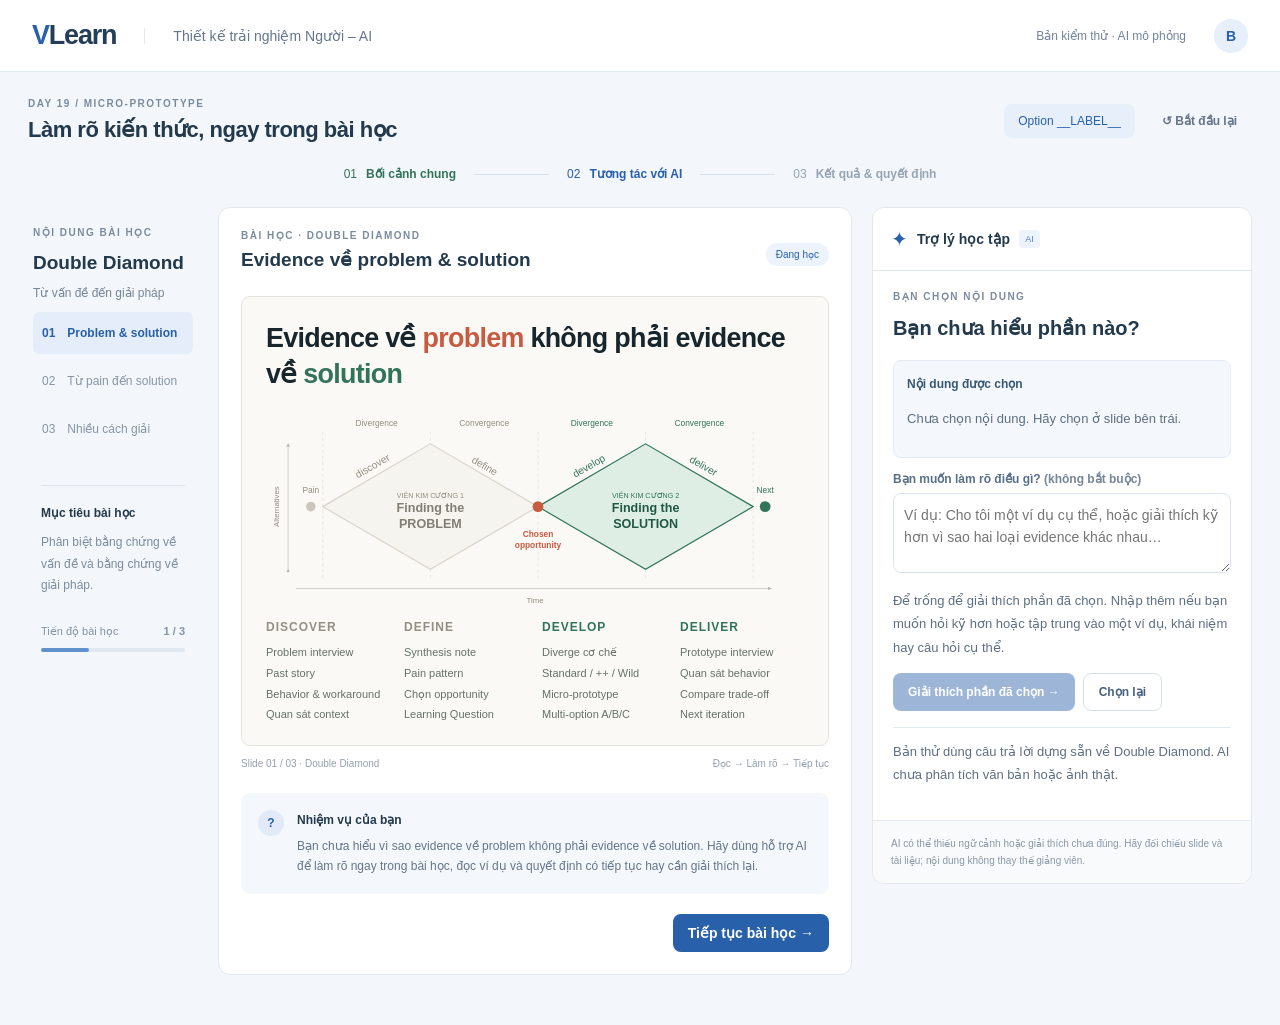
<file: prototype_b/template.html>
<!doctype html>
<html lang="vi">
<head>
  <meta charset="UTF-8">
  <meta name="viewport" content="width=device-width, initial-scale=1">
  <title>VLearn · Option __LABEL__ — Micro-prototype</title>
  <link rel="stylesheet" href="styles.css">
</head>
<body data-variant="__VARIANT__">
  <header class="topbar"><a class="brand" href="index.html">V<span>Learn</span></a><span class="course">Thiết kế trải nghiệm Người – AI</span><span class="prototype-label">Bản kiểm thử · AI mô phỏng</span><div class="avatar">B</div></header>
  <main>
    <section class="testbar" aria-label="Micro-prototype Option C">
      <div><div class="eyebrow">DAY 19 / MICRO-PROTOTYPE</div><h1>Làm rõ kiến thức, ngay trong bài học</h1></div>
      <div class="test-controls"><span class="variant-label">Option __LABEL__</span><button id="reset" class="quiet">↺ Bắt đầu lại</button></div>
    </section>
    <div class="steps" aria-label="Tiến trình"><span data-step="1">01 <b>Bối cảnh chung</b></span><i></i><span data-step="2">02 <b>Tương tác với AI</b></span><i></i><span data-step="3">03 <b>Kết quả & quyết định</b></span></div>
    <div class="workspace panel-open">
      <aside class="curriculum"><div class="eyebrow">NỘI DUNG BÀI HỌC</div><h2>Double Diamond</h2><p class="muted">Từ vấn đề đến giải pháp</p><div class="lesson active" data-lesson="0">01 <span>Problem & solution</span></div><div class="lesson" data-lesson="1">02 <span>Từ pain đến solution</span></div><div class="lesson" data-lesson="2">03 <span>Nhiều cách giải</span></div><div class="sidebar-note">Mục tiêu bài học<p>Phân biệt bằng chứng về vấn đề và bằng chứng về giải pháp.</p></div><div class="progress-label">Tiến độ bài học <b id="lesson-progress">1 / 3</b></div><div class="progress"><span id="lesson-progress-bar" style="width:33.33%"></span></div></aside>
      <section class="learning">
        <div id="lesson-content">
        <div class="lesson-heading"><div><div class="eyebrow">BÀI HỌC · DOUBLE DIAMOND</div><h2 id="lesson-heading-title">Evidence về problem & solution</h2></div><span class="badge">Đang học</span></div>
        <div id="slide" class="slide">
          <div id="title-block" class="block-container"><h3 id="slide-title">Evidence về <em>problem</em> không phải evidence về <strong>solution</strong></h3><button data-block="title-block" class="block-picker" hidden>Chọn khối này · Tiêu đề</button></div>
          <div id="diagram-block" class="block-container"><svg id="diagram" viewBox="0 0 900 350" role="img" aria-labelledby="diagram-title diagram-desc">
            <title id="diagram-title">Sơ đồ Double Diamond</title><desc id="diagram-desc">Discover mở rộng và Define thu hẹp để tìm đúng vấn đề; tại Chosen opportunity chuyển sang Develop mở rộng và Deliver thu hẹp để tìm đúng giải pháp.</desc>
            <defs><marker id="arrow" markerWidth="7" markerHeight="7" refX="5" refY="3" orient="auto"><path d="M0,0 L6,3 L0,6" fill="#b5b5ab"/></marker></defs>
            <g stroke="#dedbd3" stroke-dasharray="5 5"><path d="M95 45V290M275 45V290M455 45V290M635 45V290M815 45V290"/></g>
            <path d="M95 170 275 65 455 170 275 275Z" fill="#f6f4ef" stroke="#d8d5cd" stroke-width="2"/><path d="M455 170 635 65 815 170 635 275Z" fill="#deeee4" stroke="#32745a" stroke-width="2"/>
            <g font-size="14" text-anchor="middle" fill="#918d82"><text x="185" y="35">Divergence</text><text x="365" y="35">Convergence</text></g><g font-size="14" text-anchor="middle" fill="#32745a"><text x="545" y="35">Divergence</text><text x="725" y="35">Convergence</text></g>
            <g font-size="17" text-anchor="middle"><text x="181" y="107" fill="#918d82" transform="rotate(-30 181 107)">discover</text><text x="363" y="107" fill="#918d82" transform="rotate(30 363 107)">define</text><text x="543" y="107" fill="#32745a" transform="rotate(-30 543 107)">develop</text><text x="729" y="107" fill="#32745a" transform="rotate(30 729 107)">deliver</text></g>
            <g text-anchor="middle"><text x="275" y="155" font-size="12" fill="#918d82">VIÊN KIM CƯƠNG 1</text><text x="275" y="179" font-size="21" fill="#827e74" font-weight="600">Finding the</text><text x="275" y="205" font-size="21" fill="#827e74" font-weight="600">PROBLEM</text><text x="635" y="155" font-size="12" fill="#32745a">VIÊN KIM CƯƠNG 2</text><text x="635" y="179" font-size="21" fill="#205944" font-weight="600">Finding the</text><text x="635" y="205" font-size="21" fill="#205944" font-weight="600">SOLUTION</text></g>
            <circle cx="75" cy="170" r="8" fill="#ccc7bc"/><text x="75" y="147" font-size="14" text-anchor="middle" fill="#918d82">Pain</text><circle cx="455" cy="170" r="9" fill="#c85b40"/><text x="455" y="220" font-size="14" text-anchor="middle" fill="#c85b40" font-weight="600">Chosen</text><text x="455" y="239" font-size="14" text-anchor="middle" fill="#c85b40" font-weight="600">opportunity</text><circle cx="835" cy="170" r="9" fill="#32745a"/><text x="835" y="147" font-size="14" text-anchor="middle" fill="#32745a">Next</text>
            <path d="M50 307H845" stroke="#b5b5ab" marker-end="url(#arrow)"/><text x="450" y="331" text-anchor="middle" font-size="13" fill="#918d82">Time</text><path d="M37 275V65" stroke="#b5b5ab" marker-start="url(#arrow)" marker-end="url(#arrow)"/><text x="22" y="170" transform="rotate(-90 22 170)" text-anchor="middle" font-size="13" fill="#918d82">Alternatives</text>
            <rect id="region-rect" style="display:none"/>
          </svg><button data-block="diagram-block" class="block-picker" hidden>Chọn khối này · Sơ đồ</button></div>
          <div class="stages"><div id="discover-block" class="block-container"><h4>DISCOVER</h4><p>Problem interview<br>Past story<br>Behavior & workaround<br>Quan sát context</p><button data-block="discover-block" class="block-picker" hidden>Chọn khối này</button></div><div id="define-block" class="block-container"><h4>DEFINE</h4><p>Synthesis note<br>Pain pattern<br>Chọn opportunity<br>Learning Question</p><button data-block="define-block" class="block-picker" hidden>Chọn khối này</button></div><div id="develop-block" class="block-container"><h4>DEVELOP</h4><p>Diverge cơ chế<br>Standard / ++ / Wild<br>Micro-prototype<br>Multi-option A/B/C</p><button data-block="develop-block" class="block-picker" hidden>Chọn khối này</button></div><div id="deliver-block" class="block-container"><h4>DELIVER</h4><p>Prototype interview<br>Quan sát behavior<br>Compare trade-off<br>Next iteration</p><button data-block="deliver-block" class="block-picker" hidden>Chọn khối này</button></div></div>
          <div id="selection-tools" hidden>
            <p class="select-guide text-guide">Bôi đen phần chữ chưa hiểu ở tiêu đề hoặc mô tả giai đoạn.</p>
            <p class="select-guide region-guide">Kéo chuột trên sơ đồ để khoanh vùng. Hoặc chọn một vùng nhanh:</p>
            <p class="select-guide block-guide">Bấm “Chọn khối này” tại khối nội dung bạn muốn làm rõ.</p>
            <div class="region-buttons"><button data-region="all">Toàn bộ sơ đồ</button><button data-region="problem">Discover → Define</button><button data-region="opportunity">Chosen opportunity</button><button data-region="solution">Develop → Deliver</button></div>
          </div>
        </div>
        <section id="lesson-slide-2" class="slide followup-slide" hidden aria-labelledby="pain-solution-title">
          <h3 id="pain-solution-title">Ta đã hiểu <em>pain</em>. Bây giờ đến lượt <strong>solution</strong></h3>
          <div class="evidence-transition">
            <div><div class="slide-day">DAY 17</div><h4>Problem evidence</h4><p>Tìm evidence về người dùng, tình huống và pain.</p><div class="slide-tags"><span>story</span><span>behavior</span><span>workaround</span></div></div>
            <div class="transition-arrow" aria-label="Chuyển từ problem evidence sang solution evidence">⟶</div>
            <div class="solution-column"><div class="slide-day">DAY 18</div><h4>Solution evidence?</h4><p>Khám phá các cách giải và tìm evidence cho bước tiếp theo.</p><div class="slide-tags"><span>options</span><span>experiment</span></div></div>
          </div>
        </section>
        <section id="lesson-slide-3" class="slide followup-slide" hidden aria-labelledby="many-solutions-title">
          <h3 id="many-solutions-title">Cùng một <em>pain</em> có thể dẫn tới nhiều cách giải</h3>
          <p class="slide-subtitle">Cách nào phù hợp hơn — và trong điều kiện nào?</p>
          <div class="scenario"><span>TÌNH HUỐNG</span> Người học vừa trả lời sai lần thứ hai và không biết tiếp tục thế nào.</div>
          <table class="solution-comparison">
            <caption class="sr-only">So sánh ba cơ chế hỗ trợ trong tình huống người học trả lời sai hai lần</caption>
            <thead><tr><th scope="col"></th><th scope="col"><span class="mechanism-letter">A</span> User-led<div class="mini-window" aria-hidden="true"><div class="window-bar">● ● ●</div><div class="mini-body"><div class="mock-lines"></div><span class="mock-help">Help</span></div></div></th><th scope="col"><span class="mechanism-letter">B</span> Collaborative<div class="mini-window" aria-hidden="true"><div class="window-bar">● ● ●</div><div class="mini-body"><div class="mock-prompt collaborative">“Bạn đang lẫn hai công thức?”</div><div class="mock-actions"><span>Đúng</span><span>Không</span></div></div></div></th><th scope="col"><span class="mechanism-letter">C</span> Proactive<div class="mini-window" aria-hidden="true"><div class="window-bar">● ● ●</div><div class="mini-body"><div class="mock-prompt proactive">Sai 2 lần → ôn lại phần này?</div><div class="mock-actions"><span>Xem</span><span>Bỏ qua</span></div></div></div></th></tr></thead>
            <tbody><tr><th scope="row">TRIGGER</th><td>Learner tự mở Help</td><td>AI hỏi khi thấy dấu hiệu</td><td>AI tự phát hiện, tự mở</td></tr><tr><th scope="row">USER QUYẾT GÌ</th><td>Chọn loại trợ giúp</td><td>Xác nhận hoặc sửa chẩn đoán</td><td>Duyệt, bỏ qua hoặc sửa</td></tr><tr><th scope="row">ĐÁNH ĐỔI</th><td>Phải tự biết mình cần gì</td><td>Thêm một bước hỏi–đáp</td><td>Dễ gián đoạn, dễ bị nghi</td></tr></tbody>
          </table>
        </section>
        <div class="slide-footer"><span id="slide-counter">Slide 01 / 03 · Double Diamond</span><span>Đọc → Làm rõ → Tiếp tục</span></div>
        <div id="task" class="task"><span class="task-icon">?</span><div><b>Nhiệm vụ của bạn</b><p>Bạn chưa hiểu vì sao evidence về problem không phải evidence về solution. Hãy dùng hỗ trợ AI để làm rõ ngay trong bài học, đọc ví dụ và quyết định có tiếp tục hay cần giải thích lại.</p></div></div>
        <div class="bottom-actions"><button id="previous-slide" class="secondary" hidden>← Slide trước</button><button id="continue" class="primary">Tiếp tục bài học →</button></div>
        </div>
        <section id="completed" class="completed" hidden><span>✓</span><h2>Bạn đã hoàn thành 3 slide</h2><p>Điểm kết thúc của lượt thử. Bạn có thể xem lại nội dung hoặc bắt đầu lại cho lượt thử tiếp theo.</p><button id="review-slides" class="secondary">← Xem lại slide cuối</button><button id="restart-complete" class="primary">Bắt đầu lại lượt này</button></section>
      </section>
      <aside id="ai-panel" class="ai-panel" aria-label="Hỗ trợ AI"><div class="panel-heading"><div><span class="ai-mark">✦</span><b>Trợ lý học tập</b><span class="ai-tag">AI</span></div></div><div id="panel-content"></div><div class="ai-limit">AI có thể thiếu ngữ cảnh hoặc giải thích chưa đúng. Hãy đối chiếu slide và tài liệu; nội dung không thay thế giảng viên.</div></aside>
    </div>
    <div id="status" class="status" role="status" aria-live="polite"></div>
  </main>
  <template id="answer-template"><div class="answer">
    <div class="eyebrow">GIẢI THÍCH NGẮN</div><h3>Double Diamond</h3>
    <p>Double Diamond là mô hình thiết kế giúp nhóm đi từ việc tìm hiểu nhu cầu thực tế của người dùng đến phát triển và kiểm chứng giải pháp. Mô hình gồm hai “viên kim cương”, đại diện cho hai mục tiêu chính: tìm đúng vấn đề và tìm đúng giải pháp.</p>
    <p>Trong mỗi viên kim cương, nhóm sử dụng hai cách tư duy:</p><ul><li><b>Divergence – Mở rộng:</b> Thu thập nhiều thông tin, góc nhìn hoặc phương án khác nhau.</li><li><b>Convergence – Thu hẹp:</b> Phân tích bằng chứng, so sánh và lựa chọn hướng phù hợp nhất.</li></ul>
    <h4>Viên kim cương 1 – Tìm đúng vấn đề</h4><ul><li><b>Discover – Khám phá:</b> Nhóm tìm hiểu trải nghiệm thực tế của người dùng thông qua phỏng vấn, quan sát hành vi, bối cảnh và các cách xử lý hiện tại. Mục tiêu là thu thập bằng chứng thay vì vội đưa ra giải pháp.</li><li><b>Define – Xác định:</b> Nhóm tổng hợp các bằng chứng đã thu thập, tìm pain pattern và lựa chọn vấn đề quan trọng cần giải quyết. Kết quả là một Hypothesis Problem rõ ràng về người dùng, tình huống, nhiệm vụ và khó khăn.</li></ul>
    <h4>Viên kim cương 2 – Tìm đúng giải pháp</h4><ul><li><b>Develop – Phát triển:</b> Nhóm tạo nhiều solution hypotheses khác nhau cho cùng một vấn đề. Các phương án cần khác nhau về cơ chế giải quyết, vai trò của người dùng và AI hoặc thời điểm hỗ trợ, thay vì chỉ khác màu sắc và giao diện.</li><li><b>Deliver – Kiểm chứng:</b> Nhóm đưa các prototype cho người dùng thử, quan sát hành vi và so sánh trade-off giữa các phương án. Kết quả thử nghiệm giúp nhóm xác định thay đổi tiếp theo và những giả định vẫn chưa được chứng minh.</li></ul>
    <div class="evidence"><b>Vì sao hai loại evidence khác nhau?</b><p>Evidence về problem cho thấy người dùng gặp khó khăn gì và trong bối cảnh nào. Evidence về solution cho thấy một phương án cụ thể có giúp họ hay không. Việc quan sát học viên phải chuyển tab chưa chứng minh rằng hỗ trợ AI sẽ hiệu quả; cần thử prototype và quan sát hành vi sử dụng.</p><button class="source-link" id="source">↗ Đối chiếu sơ đồ và Chosen opportunity</button></div>
    <div class="eyebrow">VÍ DỤ MINH HỌA</div><p>Nhóm quan sát thấy học viên thường phải chuyển tab, chụp màn hình hoặc ghi lại nội dung khi gặp phần chưa hiểu trong bài giảng (<b>Discover</b>). Nhóm xác định việc rời khỏi bài học làm gián đoạn luồng học và khiến kiến thức chưa hiểu tích tụ (<b>Define</b>).</p><p>Sau đó, nhóm tạo ba cơ chế hỗ trợ AI: học viên yêu cầu thêm ví dụ, AI phát hiện việc dừng lâu và đề nghị hỗ trợ, hoặc học viên chọn trực tiếp phần chưa hiểu để yêu cầu giải thích (<b>Develop</b>). Cuối cùng, nhóm cho học viên thử cả ba phương án, quan sát khả năng hoàn thành nhiệm vụ và so sánh mức độ chủ động, chính xác và dễ kiểm soát của từng phương án (<b>Deliver</b>).</p>
    <div class="takeaway"><b>Ý chính cần nhớ</b><p>Double Diamond giúp nhóm tránh chọn giải pháp quá sớm. Nhóm cần mở rộng và thu hẹp để tìm đúng vấn đề trước, sau đó tiếp tục mở rộng và thu hẹp để tìm, thử nghiệm và cải thiện giải pháp phù hợp.</p></div>
  </div></template>
  <script src="app-c.js"></script>
</body>
</html>
</file>
<file: prototype_b/styles.css>
:root{font-family:Segoe UI,Arial,sans-serif;color:#23394c;background:#f3f6fa;font-size:14px;--blue:#2860aa;--line:#e2e8ef;--muted:#768597}*{box-sizing:border-box}body{margin:0}button,a{-webkit-tap-highlight-color:transparent}button{font:inherit;cursor:pointer;border:0;border-radius:8px;padding:11px 15px;font-weight:600}button:focus-visible,a:focus-visible{outline:3px solid #75a9ef;outline-offset:3px}button:disabled{opacity:.45;cursor:not-allowed}[hidden]{display:none!important}.topbar{height:72px;background:white;border-bottom:1px solid var(--line);display:flex;align-items:center;padding:0 32px;gap:28px}.brand{text-decoration:none;font-size:27px;font-weight:800;color:var(--blue);letter-spacing:-1.2px}.brand span{color:#243e59}.course{border-left:1px solid var(--line);padding-left:28px;color:#65758a}.prototype-label{margin-left:auto;color:#738399;font-size:12px}.avatar{display:grid;place-items:center;width:34px;height:34px;border-radius:50%;background:#e7effb;color:var(--blue);font-weight:700}main{max-width:1600px;margin:auto;padding:26px 28px}.testbar{display:flex;justify-content:space-between;align-items:center;gap:20px;margin-bottom:24px}.eyebrow{font-size:10px;letter-spacing:1.5px;font-weight:700;color:#7b8b9e}h1{font-size:22px;margin:8px 0 0;letter-spacing:-.5px}h2{font-size:19px;margin:7px 0}h3{margin:12px 0}.test-controls{display:flex;gap:12px;align-items:center}.quiet{color:#65758a;background:transparent;font-size:12px}.steps{display:flex;justify-content:center;align-items:center;gap:18px;font-size:12px;margin:0 0 26px;color:#97a4b4}.steps span{display:flex;align-items:center;gap:9px}.steps span.current{color:var(--blue)}.steps span.finished{color:#32745a}.steps i{width:75px;height:1px;background:#d8e0e9}.workspace{display:grid;grid-template-columns:190px minmax(540px,1fr);align-items:start;gap:20px}.workspace.panel-open{grid-template-columns:170px minmax(500px,1fr) 380px}.curriculum{padding:20px 5px}.curriculum h2{margin-top:14px}.muted{color:var(--muted);font-size:12px}.lesson{display:flex;gap:12px;font-size:12px;padding:14px 9px;margin:6px 0;border-radius:7px;color:#8795a5}.lesson.active{background:#e4edf9;color:var(--blue);font-weight:600}.lesson.done{color:#5f7e77}.sidebar-note{border-top:1px solid #dce4ee;margin:35px 8px 28px;padding-top:20px;font-weight:600;font-size:12px}.sidebar-note p{line-height:1.8;color:#7c8c9d;font-weight:400}.progress-label{font-size:11px;color:#8393a5;display:flex;justify-content:space-between;padding:0 8px}.progress{height:4px;margin:10px 8px;background:#e1e7ef;border-radius:4px}.progress span{display:block;width:66%;height:100%;background:#6091cb;border-radius:4px}.learning{background:white;border:1px solid var(--line);border-radius:12px;padding:22px;min-width:0}.lesson-heading{display:flex;justify-content:space-between;align-items:center;margin-bottom:18px}.badge{font-size:10px;color:var(--blue);padding:6px 10px;background:#edf3fc;border-radius:20px}.slide{background:#faf9f5;border:1px solid #e4e2dc;border-radius:9px;padding:23px 24px 20px;transition:box-shadow .2s}.slide h3{font-size:clamp(20px,2.1vw,31px);line-height:1.35;letter-spacing:-.7px;margin:0;color:#17252d}.slide em{font-style:normal;color:#c65b42}.slide strong{color:#32745a}.slide svg{display:block;width:100%;margin:12px 0 2px;user-select:none}.stages{display:grid;grid-template-columns:repeat(4,1fr);gap:14px}.stages h4{font-size:12px;letter-spacing:1px;margin:4px 0 8px;color:#948f85}.stages div:nth-child(n+3) h4{color:#32745a}.stages p{font-size:11px;line-height:1.9;color:#667168;margin:0}.slide-footer{display:flex;justify-content:space-between;font-size:10px;color:#93a0ae;margin:12px 0 24px}.task{display:flex;gap:13px;background:#f4f7fc;border-radius:9px;padding:17px;font-size:12px;line-height:1.7}.task p{margin:5px 0 0;color:#65758a}.task-icon{background:#e2eafa;color:var(--blue);border-radius:50%;width:26px;height:26px;flex-shrink:0;display:grid;place-items:center;font-weight:700}.bottom-actions{display:flex;justify-content:flex-end;gap:9px;margin-top:20px}.primary{background:var(--blue);color:white}.primary:hover{background:#1e4d8c}.secondary{background:white;border:1px solid #d5dfea;color:#48617c}.ai-panel{background:white;border:1px solid var(--line);border-radius:12px;overflow:hidden}.panel-heading{padding:19px 18px;display:flex;align-items:center;justify-content:space-between;border-bottom:1px solid var(--line)}.panel-heading>div{display:flex;align-items:center;gap:9px}.ai-mark{color:var(--blue);font-size:20px}.ai-tag{font-size:9px;color:#5685ba;background:#edf3fc;padding:4px 6px;border-radius:4px}.icon-button{padding:0;background:transparent;color:#8291a1;font-size:24px;line-height:1;width:26px;height:26px}#panel-content{padding:20px;max-height:650px;overflow:auto;scroll-behavior:smooth}#panel-content h3{font-size:20px;line-height:1.4}#panel-content p,#panel-content li{font-size:13px;line-height:1.8;color:#5d6f82}#panel-content ul{padding-left:19px}#panel-content li{margin:7px 0}#panel-content h4{margin:20px 0 8px;font-size:14px}.panel-intro{margin:0 0 18px}.context-card{font-size:12px;background:#f4f7fb;border:1px solid #e3eaf3;border-radius:8px;padding:13px;margin:14px 0;line-height:1.7;color:#65778c}.context-card b{color:#395875}label{display:block;font-size:12px;color:#596f87;font-weight:600;margin:14px 0 7px}textarea{font:inherit;line-height:1.6;width:100%;min-height:80px;resize:vertical;border:1px solid #d9e2ee;border-radius:8px;padding:10px;color:#38536e}textarea:focus{outline:2px solid #85abe0}.panel-actions{display:flex;flex-wrap:wrap;gap:8px;margin-top:14px}.panel-actions button{font-size:12px}.ai-limit{padding:14px 18px;background:#f8fafc;color:#8b98a7;font-size:10px;line-height:1.7;border-top:1px solid var(--line)}.select-guide{font-size:12px;color:var(--blue);margin:16px 0 10px}.region-buttons{display:flex;gap:6px;flex-wrap:wrap}.region-buttons button{background:white;border:1px solid #ccdbee;color:#476d9e;font-size:10px;padding:7px}.region-buttons button.chosen{background:#2860aa;color:white}.evidence{background:#f6f8fc;border-left:3px solid #91aed4;padding:13px;font-size:13px;margin:18px 0}.source-link{font-size:11px;padding:0;color:var(--blue);background:transparent;text-align:left}.takeaway{background:#edf5f0;border:1px solid #dbeadf;padding:14px;border-radius:8px;font-size:13px;color:#32745a}.takeaway p{margin-bottom:0}.status{font-size:12px;color:#547397;min-height:24px;padding-top:14px;text-align:center}.completed{text-align:center;background:white;border:1px solid var(--line);padding:46px;border-radius:12px}.completed>span{font-size:28px;color:#32745a}.completed p{color:#718397}.completed button{margin:12px 4px}.source-highlight{box-shadow:0 0 0 3px #8bb1e4}.simulation{font-size:11px;color:#8a98a9;border-top:1px solid var(--line);padding-top:12px;margin-top:16px}@media(max-width:1100px){.workspace.panel-open{grid-template-columns:minmax(460px,1fr) 350px}.curriculum{display:none}.workspace{grid-template-columns:1fr}.testbar{align-items:flex-start;flex-direction:column}.topbar{padding:0 24px}.workspace.panel-open .slide{padding:18px}}
.variant-label{background:#e7effb;color:var(--blue);padding:10px 14px;border-radius:8px;font-size:12px;white-space:nowrap}.block-container{border-radius:6px}.block-selected{outline:2px solid #568ed0;outline-offset:4px}.block-picker{font-size:10px;padding:5px 8px;background:#e9f0fa;color:var(--blue);margin:8px 0}.block-picker.chosen{background:var(--blue);color:white}.selecting-region{cursor:crosshair;touch-action:none}.selecting-text h3,.selecting-text .stages{cursor:text}.selecting-text ::selection{background:#bcd7f7;color:#163d6b}#region-rect{pointer-events:none;fill:#2860aa22;stroke:#2860aa;stroke-width:2;stroke-dasharray:6 3;vector-effect:non-scaling-stroke}.region-preview{width:100%;height:150px;background:#faf9f5;border:1px solid #ccdbee;border-radius:5px;margin-top:10px}#selected-text{white-space:pre-line}body:not([data-variant="region"]) .region-buttons{display:none}body:not([data-variant="text"]) .text-guide,body:not([data-variant="region"]) .region-guide,body:not([data-variant="block"]) .block-guide{display:none}.prototype-list{display:grid;grid-template-columns:repeat(3,1fr);gap:20px;margin-top:30px}.prototype-card{display:block;text-decoration:none;color:#23394c;background:white;border:1px solid var(--line);border-radius:12px;padding:28px}.prototype-card:hover{border-color:#719acf}.prototype-card p{color:#758598;line-height:1.8;font-size:13px}.prototype-card .open{display:inline-block;background:var(--blue);color:white;padding:10px 15px;border-radius:7px;margin-top:12px}.directory{max-width:1100px;margin:30px auto}
/* Hai slide tiếp theo, dựng lại từ tài liệu bài học. */
.followup-slide{min-height:470px;aspect-ratio:16/9;padding:30px 32px;color:#202a25}
.followup-slide h3{font-size:clamp(23px,2.7vw,36px)}
.evidence-transition{display:grid;grid-template-columns:1fr 80px 1fr;align-items:center;gap:28px;margin:140px 10px 75px}
.slide-day{font-size:12px;letter-spacing:1px;color:#8a9087;margin-bottom:14px}
.evidence-transition h4{font-size:22px;margin:0 0 14px;color:#202a25}
.evidence-transition p{font-size:16px;line-height:1.6;color:#83867c;margin:0 0 15px}
.solution-column h4{color:#32745a}.slide-tags{display:flex;gap:7px;flex-wrap:wrap}.slide-tags span{border:1px solid #cfd2c9;padding:6px 10px;font-size:13px;color:#73796e}.solution-column .slide-tags span{background:#e8f2ec;color:#32745a;border-color:#b7cabe}
.transition-arrow{font-size:60px;font-weight:300;text-align:center;color:#313931;line-height:1}
.slide-subtitle{font-size:17px;color:#83867c;margin:10px 0 18px}.scenario{padding:13px 16px;border:1px solid #d0d3ca;background:white;font-size:15px;line-height:1.6}.scenario>span{font-size:12px;color:#8e9389;letter-spacing:.8px;margin-right:10px}
.solution-comparison{width:100%;table-layout:fixed;border-collapse:separate;border-spacing:14px 0;margin-top:50px;margin-left:-14px;width:calc(100% + 28px);font-size:13px;line-height:1.5}.solution-comparison th,.solution-comparison td{text-align:left;font-weight:400;vertical-align:top;padding:10px 0;border-bottom:1px solid #d4d8cf}.solution-comparison thead th{border-bottom:1px solid #555e53;font-size:16px;font-weight:600;padding-top:0;padding-bottom:15px}.solution-comparison th:first-child{width:16%}.solution-comparison tbody th{font-size:10px;letter-spacing:.5px;color:#8a9087}.solution-comparison tbody tr:last-child td{color:#7d8579}.mechanism-letter{font-family:Georgia,serif;font-size:22px;font-weight:400;color:#8b9387;margin-right:6px}.mini-window{border:1px solid #d0d5ca;margin-top:8px;background:#fff;min-height:96px}.window-bar{border-bottom:1px solid #d0d5ca;font-size:8px;color:#8a9676;padding:2px 7px;letter-spacing:1px;height:16px}.mini-body{padding:7px;min-height:77px;font-size:12px;font-weight:400}.mock-lines{height:10px;border-top:3px solid #e1e3da;border-bottom:3px solid #e1e3da;margin-bottom:18px}.mock-help{display:block;width:48px;margin-left:auto;text-align:center;border:1px solid #59604f;padding:3px}.mock-prompt{padding:6px 4px;border:1px solid #9aafbe;white-space:normal;font-size:11px}.mock-prompt.collaborative{background:#eaf1f8}.mock-prompt.proactive{background:#faf0d5;border-color:#c7af67}.mock-actions{display:flex;gap:5px;margin-top:5px}.mock-actions span{flex:1;border:1px solid #d0d5ca;text-align:center;color:#8b9387;padding:3px;font-size:11px}.sr-only{position:absolute;width:1px;height:1px;padding:0;margin:-1px;overflow:hidden;clip:rect(0,0,0,0);white-space:nowrap;border:0}
@media(max-width:1100px){.followup-slide{padding:24px;min-height:430px}.evidence-transition{margin-top:110px;gap:18px}.solution-comparison{margin-top:35px;font-size:12px}.solution-comparison thead th{font-size:14px}}
</file>
<file: prototype_a/common.css>
:root {
  --ink: #1f2937;
  --muted: #6b7280;
  --line: #e5e7eb;
  --red: #c8102e;
  --blue: #1558b0;
  --blue-soft: #eaf2fb;
  --slide-bg: #fbfaf7;
  --problem: #c8553d;
  --solution: #2f7a56;
  --font-ui: "IBM Plex Sans", system-ui, -apple-system, "Segoe UI", sans-serif;
  --font-slide-title: "Montserrat", "IBM Plex Sans", system-ui, sans-serif;
}
* { box-sizing: border-box; }
html, body { height: 100%; margin: 0; }
body {
  font-family: var(--font-ui);
  font-size: 14px;
  color: var(--ink);
  background: #fff;
  -webkit-font-smoothing: antialiased;
}
button { font: inherit; color: inherit; background: none; border: 0; padding: 0; cursor: pointer; }
svg.i { width: 18px; height: 18px; fill: none; stroke: currentColor; stroke-width: 2; stroke-linecap: round; stroke-linejoin: round; flex: none; }

/* Hai điểm vào AI có sẵn trên nền tảng; thêm ?ai=off vào URL để ẩn. */
body.hide-existing-ai [data-existing-ai] { display: none !important; }

#app { height: 100%; }
.app { display: flex; flex-direction: column; height: 100%; min-height: 560px; }

/* ---------- Top bar ---------- */
.topbar {
  height: 56px; flex: none; display: flex; align-items: center; gap: 16px;
  padding: 0 20px; border-bottom: 1px solid var(--line); background: #fff;
}
.topbar .back { width: 28px; height: 28px; display: grid; place-items: center; }
.topbar .title { font-size: 16px; font-weight: 600; white-space: nowrap; overflow: hidden; text-overflow: ellipsis; }
.topbar .spacer { flex: 1; }
.lang { display: flex; border-radius: 6px; overflow: hidden; font-size: 12px; font-weight: 600; }
.lang span { padding: 5px 7px; }
.lang .en { background: #eaf0fb; color: #2f5db3; }
.lang .vi { background: var(--red); color: #fff; }
.progress { display: flex; align-items: center; gap: 10px; font-size: 14px; color: #374151; white-space: nowrap; }
.progress .bar { width: 120px; height: 5px; border-radius: 3px; background: #e5e7eb; overflow: hidden; }
.progress .bar i { display: block; width: 4%; height: 100%; background: var(--blue); }
.topbar .vsep { width: 1px; height: 26px; background: var(--line); }
.topbar .action { display: flex; align-items: center; gap: 8px; font-size: 14px; font-weight: 500; white-space: nowrap; }
.topbar .action .i { width: 17px; height: 17px; }
.avatar {
  width: 38px; height: 38px; border-radius: 50%; background: #dde6f7; color: #1e3a8a;
  display: grid; place-items: center; font-weight: 700; font-size: 14px; flex: none;
}

/* ---------- Layout ---------- */
.body { flex: 1; display: flex; min-height: 0; }

/* ---------- Sidebar ---------- */
.sidebar {
  width: 290px; flex: none; border-right: 1px solid var(--line); overflow-y: auto; background: #fff;
  scrollbar-width: thin;
}
.sb-head {
  display: flex; align-items: center; justify-content: space-between;
  padding: 18px 16px 14px; border-bottom: 1px solid var(--line);
  font-size: 14px; font-weight: 700; letter-spacing: .08em;
}
.sb-section {
  display: flex; align-items: center; justify-content: space-between;
  padding: 14px 16px; border-bottom: 1px solid var(--line);
  font-size: 14px; font-weight: 700; letter-spacing: .04em;
}
.group { padding: 12px 0 6px; border-bottom: 1px solid var(--line); }
.group:last-child { border-bottom: 0; }
.group h3 { margin: 0; padding: 4px 16px 8px; font-size: 14px; font-weight: 700; }
.item {
  position: relative; display: flex; align-items: center; gap: 10px;
  padding: 0 12px 0 16px; height: 40px; font-size: 14px; cursor: default;
}
.item .label { flex: 1; min-width: 0; white-space: nowrap; overflow: hidden; text-overflow: ellipsis; }
.item .meta { flex: none; font-size: 13px; color: #6b7280; }
.item .status { flex: none; font-size: 13px; font-weight: 600; color: var(--blue); }
.item.active { background: var(--blue-soft); font-weight: 600; }
.item.active::before { content: ""; position: absolute; left: 0; top: 0; bottom: 0; width: 3px; background: var(--red); }
.ico { width: 26px; height: 26px; border-radius: 7px; display: grid; place-items: center; flex: none; }
.ico .i { width: 14px; height: 14px; }
.ico.video { background: #fde6e9; color: #d6314a; }
.ico.slide { background: #fdeede; color: #d97706; }
.item.active .ico.slide { background: #dbe8fb; color: var(--blue); box-shadow: inset 0 0 0 1.5px #9db9e8; }

/* ---------- Main ---------- */
.main { flex: 1; min-width: 0; display: flex; flex-direction: column; padding: 18px 40px 0; overflow: auto; }
.stage-wrap { display: flex; flex-direction: column; align-items: center; }
.slide-card {
  position: relative; width: min(100%, calc((100vh - 290px) * 1400 / 788));
  aspect-ratio: 1400 / 788; background: var(--slide-bg);
  border: 1px solid #e4e2dc; border-radius: 14px; overflow: hidden;
}
.slide-stage {
  position: absolute; left: 0; top: 0; width: 1400px; height: 788px;
  transform: scale(var(--s, 1)); transform-origin: 0 0;
}
.slide-stage svg { position: absolute; left: 0; top: 0; }
.slide-stage svg text { font-family: var(--font-ui); user-select: text; }
.slide-title {
  position: absolute; left: 69px; top: 44px; margin: 0; white-space: nowrap;
  font-family: var(--font-slide-title); font-weight: 600; font-size: 40px; line-height: 64px; letter-spacing: -.01em; color: #232323;
}
.slide-title .p { color: var(--problem); }
.slide-title .s { color: var(--solution); }
.col { position: absolute; top: 566px; margin: 0; padding: 0; list-style: none; }
.col h4 { margin: 0 0 6px; font-size: 20px; line-height: 24px; font-weight: 600; letter-spacing: .06em; color: #5e5e5a; }
.col li { position: relative; padding-left: 20px; font-size: 21px; line-height: 35px; color: #6e6e6a; white-space: nowrap; }
.col li::before { content: ""; position: absolute; left: 3px; top: 15px; width: 7px; height: 7px; border-radius: 50%; background: #b3b1aa; }
.col.on h4, .col.on li { color: #2c2c2c; }
.col.on li::before { background: #7bbf9c; }

.slide-ai-btn {
  position: absolute; top: 14px; right: 14px; width: 34px; height: 34px; border-radius: 50%;
  background: #fff; color: #2f6bd6; border: 1.5px solid #8fb0ec; display: grid; place-items: center;
}
.slide-ai-btn .i { width: 17px; height: 17px; fill: currentColor; stroke-width: 1.5; }
/* Chỗ gắn lớp tương tác riêng của từng option (A/B/C). Common context để trống. */
#option-root { position: absolute; inset: 0; pointer-events: none; }

/* Khung bên phải, chỉ dùng khi một option cần panel. Mặc định ẩn. */
.side-panel { width: 400px; flex: none; border-left: 1px solid var(--line); background: #fff; }

/* ---------- Slide 6 và 7 (tạo bằng cùng khung 1400 x 788) ---------- */
.s-title {
  position: absolute; margin: 0; white-space: nowrap;
  font-family: var(--font-slide-title); font-weight: 600; font-size: 42px; line-height: 64px; letter-spacing: -.01em; color: #232323;
}
.s-title .p { color: var(--problem); }
.s-title .s { color: var(--solution); }
.s6-block { position: absolute; }
.s-kicker { font-size: 18px; line-height: 22px; letter-spacing: .1em; color: #7d7d78; }
.s-head { margin-top: 8px; font-family: var(--font-slide-title); font-weight: 700; font-size: 30px; line-height: 44px; color: #232323; }
.s6-block.green .s-head { color: var(--solution); }
.s-desc { margin: 10px 0 0; font-size: 24px; line-height: 33px; color: #6e6e6a; }
.s-tags { display: flex; gap: 10px; margin-top: 20px; }
.s-tags span { height: 36px; padding: 0 16px; display: grid; place-items: center; border: 1px solid #cfcdc6; background: #fff; font-size: 19px; color: #555; }
.s6-block.green .s-tags span { background: #e4f1e9; border-color: #bcd8c8; color: #2f4f3f; }

.s7-sub { position: absolute; margin: 0; font-size: 22px; line-height: 34px; color: #77776f; }
.s7-sit {
  position: absolute; display: flex; align-items: center; gap: 22px; padding: 0 25px;
  background: #fff; border: 1px solid #dcd9d1;
}
.s7-sit .k { font-size: 15px; letter-spacing: .12em; color: #8a8a85; white-space: nowrap; }
.s7-sit .t { font-size: 20px; color: #222; white-space: nowrap; }
.s7-colh { position: absolute; display: flex; align-items: baseline; gap: 10px; line-height: 36px; }
.s7-colh i { font-style: normal; font-weight: 400; font-size: 30px; color: #77776f; }
.s7-colh b { font-family: var(--font-slide-title); font-weight: 700; font-size: 22px; color: #222; }
.s7-win { position: absolute; width: 332px; height: 136px; background: #fff; border: 1px solid #d3d0c8; }
.s7-win .bar { height: 25px; border-bottom: 1px solid #dcd9d1; display: flex; align-items: center; gap: 6px; padding-left: 13px; }
.s7-win .bar u { width: 7px; height: 7px; border-radius: 50%; background: #c8553d; }
.s7-win .bar u:nth-child(2) { background: #e0a82e; }
.s7-win .bar u:nth-child(3) { background: #2f7a56; }
.s7-win .skel { position: absolute; width: 306px; height: 4px; background: #dedbd3; }
.s7-win .mbtn, .s7-win .bubble { position: absolute; display: grid; font-size: 17px; }
.s7-win .mbtn { place-items: center; border: 1px solid #d5d2ca; background: #fff; color: #777; }
.s7-win .mbtn.dark { border: 1.5px solid #222; color: #222; }
.s7-win .bubble { align-content: center; padding-left: 11px; color: #222; white-space: nowrap; }
.s7-win .bubble.blue { background: #dce8f8; border: 1px solid #8fb0e0; }
.s7-win .bubble.yellow { background: #fbe9b9; border: 1px solid #e3c36b; }
.s7-table {
  position: absolute; display: grid; grid-template-columns: 189px 332px 330px 332px; column-gap: 26px;
  font-size: 20px; color: #222;
}
.s7-table > div { height: 60px; display: flex; align-items: center; border-bottom: 1px solid #dddad3; }
.s7-table > div:nth-child(-n+4) { border-top: 2px solid #4a4a46; }
.s7-table .rl { font-size: 15px; letter-spacing: .12em; color: #8a8a85; }
.s7-table .dim { color: #777; }

/* ---------- Toolbar under slide ---------- */
.toolbar {
  width: min(100%, calc((100vh - 290px) * 1400 / 788)); margin-top: 10px;
  display: flex; align-items: center; gap: 10px; font-size: 13px; color: #374151;
}
.tgroup { display: flex; align-items: center; gap: 2px; border: 1px solid #dfe2e7; border-radius: 10px; padding: 3px; background: #fff; }
.tbtn { width: 32px; height: 32px; border-radius: 8px; display: grid; place-items: center; color: #374151; flex: none; }
.tbtn.sel { box-shadow: inset 0 0 0 1.5px #2f6bd6; background: #eef4ff; color: #2f6bd6; }
.tbtn.danger { color: #d64545; }
.tbtn:disabled { opacity: .35; cursor: default; }
.tsep { width: 1px; height: 22px; background: #dfe2e7; margin: 0 4px; }
.tseg { display: flex; align-items: center; gap: 6px; height: 32px; padding: 0 10px; border-radius: 8px; font-weight: 500; white-space: nowrap; }
.tseg.on { background: #eceef2; }
.tseg .i { width: 15px; height: 15px; }
.zoom-val { min-width: 48px; text-align: center; font-weight: 500; }
.tright { margin-left: auto; display: flex; align-items: center; gap: 6px; white-space: nowrap; }
.page-box { min-width: 34px; height: 28px; border: 1px solid #d5d9e0; border-radius: 6px; display: grid; place-items: center; font-weight: 500; }

/* ---------- Feedback row + footer ---------- */
.feedback { display: flex; align-items: center; gap: 14px; padding: 18px 0 14px; font-size: 15px; }
.feedback .tbtn { width: 34px; height: 34px; }
.footer { margin-top: auto; border-top: 1px solid var(--line); display: flex; justify-content: space-between; padding: 14px 0 18px; }
.btn { display: inline-flex; align-items: center; gap: 8px; height: 44px; padding: 0 22px; border-radius: 8px; font-size: 15px; font-weight: 600; cursor: default; }
.btn.ghost { border: 1px solid #c9ced6; background: #f6f7f9; color: #374151; }
.btn.primary { background: var(--blue); color: #fff; }
.btn .i { width: 16px; height: 16px; }

/* ---------- Màn hình hẹp: chỉ để trang không tràn ngang, không phải bản responsive đầy đủ ---------- */
@media (max-width: 900px) {
  .app { min-height: 0; }
  .sidebar, .progress, .lang, .topbar .vsep, .topbar .action { display: none; }
  .topbar { padding: 0 16px; gap: 12px; }
  .topbar .title { font-size: 14px; }
  .main { padding: 14px 16px 0; }
  .slide-card, .toolbar { width: 100%; }
  .toolbar { flex-wrap: wrap; }
  .tright { margin-left: 0; }
  .footer { flex-direction: column; gap: 10px; }
  .btn { justify-content: center; }
  .side-panel {
    position: fixed; left: 0; right: 0; bottom: 0; width: auto; max-height: 60vh; z-index: 40;
    border-left: 0; border-top: 1px solid var(--line); box-shadow: 0 -8px 24px rgba(0, 0, 0, .14);
  }
}
</file>
